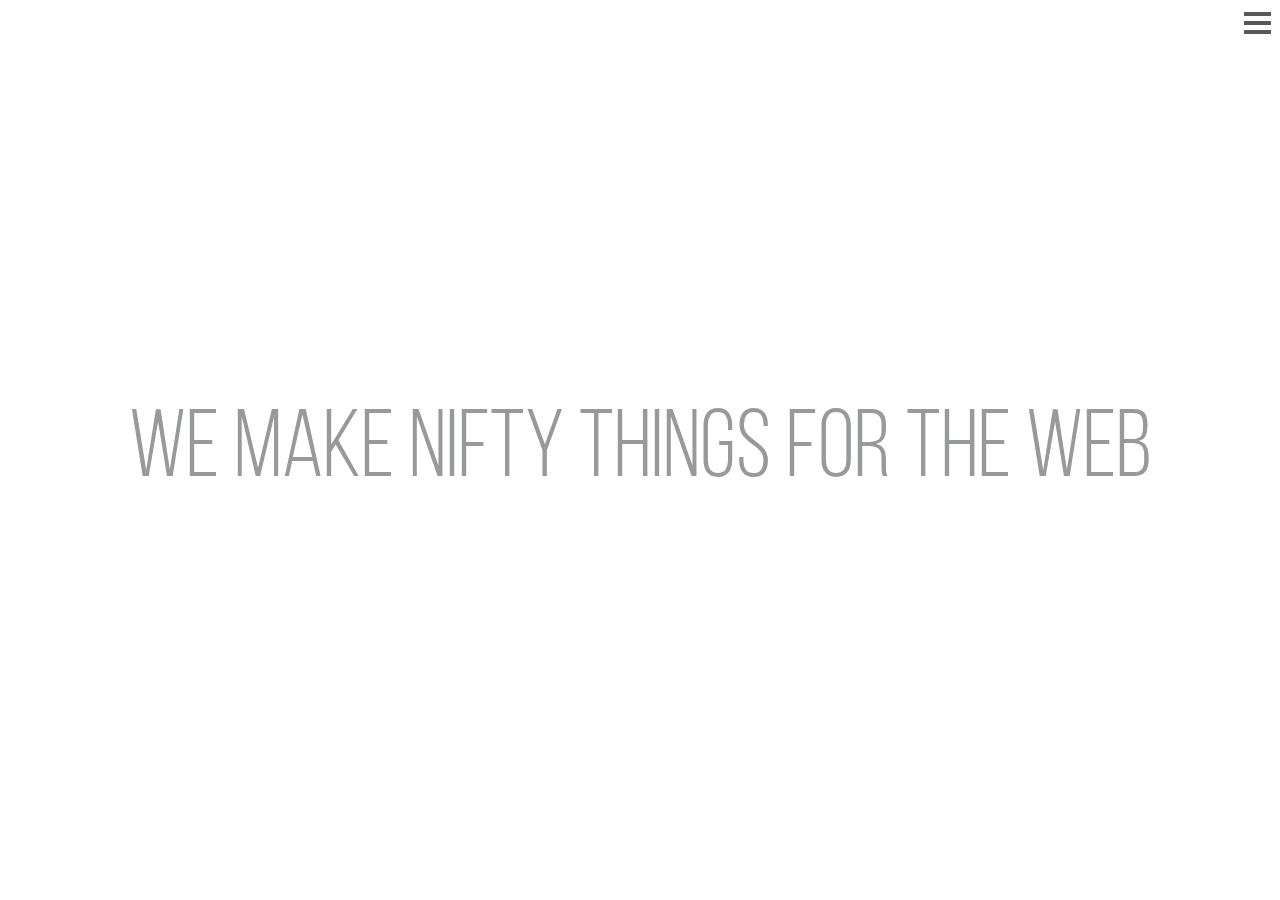
<file: index.html>
<!DOCTYPE html>
<!--[if lt IE 7]>      <html class="no-js lt-ie9 lt-ie8 lt-ie7"> <![endif]-->
<!--[if IE 7]>         <html class="no-js lt-ie9 lt-ie8"> <![endif]-->
<!--[if IE 8]>         <html class="no-js lt-ie9"> <![endif]-->
<!--[if gt IE 8]><!-->
<html class="no-js">
<!--<![endif]-->

<head>
  <meta charset="utf-8">
  <meta http-equiv="X-UA-Compatible" content="IE=edge">
  <title></title>
  <meta name="description" content="">
  <meta name="viewport" content="width=device-width, initial-scale=1, maximum-scale=1, user-scalable=0">
  <meta property="og:url" content="http://thenifty.co" />
  <meta property="og:title" content="The Nifty Co." />
  <meta property="og:type" content="website" />
  <meta property="og:image" content="http://thenifty.co/img/thniftycobanner.jpg"/>
  <meta property="og:description" content="The Nifty Co. is a web design and development company, solving business challenges with code, and making nifty things for the web." />
  <!-- Place favicon.ico and apple-touch-icon.png in the root directory -->
  <link rel="stylesheet" href="styles/css/main.css">
  <link href='http://fonts.googleapis.com/css?family=Fenix' rel='stylesheet' type='text/css'>
  <script src="js/vendor/modernizr-2.6.2.min.js"></script>
</head>

<body>
  <!--[if lt IE 7]>
    <p class="browsehappy">You are using an <strong>outdated</strong> browser. Please <a href="http://browsehappy.com/">upgrade your browser</a> to improve your experience.</p>
  <![endif]-->

  <!-- Nifty Website Main-Content -->
  <!-- Menu Icon -->
  <div class="menu-icon open-menu">
    <div class="menu-bar x-first"></div>
    <div class="menu-bar x-hide"></div>
    <div class="menu-bar x-last"></div>
  </div>
  <main class="main-content">
    <!-- HOMEPAGE SECTION -->
    <section class="page background">
      <div class='background-overlay'>
      </div>
      <img class="logo" src="/img/nifty-logo.svg">
      <div class="landing-actions">
        <button class="btn btn-green js-activate-work">View our work</button>
        <button class="btn btn-grey js-activate-contact">Get in touch</button>
      </div>
      <h1 class="headline js-activate-home">We make nifty things for the web</h1>
    </section>
    <!-- WORK SECTION -->
    <section class="page page-work">
      <div class="page-heading-container">
        <div class="page-heading-border"></div>
          <h1 class="page-heading">Our Work</h1>
        <div class="page-heading-border"></div>
      </div>
      <!-- WORK ITEM - Bluebird -->
      <div class="work-item work-bluebird">
        <img class="work-coe-logo" src="/img/bluebirdicon.svg">
        <h3 class="work-company">Bluebird</h3>
        <h1 class="work-title">Very Simple Payroll</h2>
        <h2 class="work-subtitle">A clear and straight forward way to managing and paying employees</h2>
        <button class="btn btn-grey js-open-overlay" data="overlay-bluebird">View case study</button>
      </div>
      <!-- WORK ITEM - COE -->
      <div class="work-item work-coe">
        <img class="work-coe-logo" src="/img/coe-logo.png">
        <h3 class="work-company">Chamber Orchastra of Edmonton</h3>
        <h1 class="work-title">Dedicated to the music</h2>
        <h2 class="work-subtitle">A beautiful and simply informative home for the orchestra</h2>
        <button class="btn btn-grey js-open-overlay" data="overlay-coe">View case study</button>
      </div>
      <!-- WORK ITEM - Wetpaint -->
      <div class="work-item work-wetpaint">
        <img class="work-wetpaint-logo" src="/img/wetpaintlogo.svg">
        <h3 class="work-company">FunctionX Inc.</h3>
        <h1 class="work-title">Refocus on video</h2>
        <h2 class="work-subtitle">A fresh look for wetpaint's new online tv platform</h2>
        <button class="btn btn-grey js-open-overlay" data="overlay-wetpaint">View case study</button>
      </div>
      <!-- WORK ITEM - Sqwrl App -->
      <div class="work-item work-sqwrl-app">
        <img class="work-sqwrl-acorn" src="/img/acorn-white.svg">
        <h3 class="work-company">Sqwrl Collective Inc.</h3>
        <h1 class="work-title">The Future of Collecting</h2>
        <h2 class="work-subtitle">The Sqwrl collecting app, a responsive modern web app</h2>
        <button class="btn btn-grey js-open-overlay" data="overlay-sqwrlapp">View case study</button>
      </div>
      <!-- WORK ITEM - Sqwrl Pitch Deck -->
      <div class="work-item work-sqwrl-pitch">
        <img class="work-sqwrl-logo" src="/img/sqwrl-logo.svg">
        <h3 class="work-company">Sqwrl Collective Inc.</h3>
        <h1 class="work-title">Connected Through Collectibles</h2>
        <h2 class="work-subtitle">The Sqwrl pitchdeck, an animated telling of the Sqwrl story</h2>
        <button class="btn btn-grey js-open-overlay" data="overlay-sqwrlpitchdeck">View case study</button>
      </div>
      <!-- WORK ITEM - Maskapic App -->
      <div class="work-item work-mask-app">
        <img class="work-sqwrl-logo" src="/img/maskapic-badge.svg">
        <h3 class="work-company">Maskapic</h3>
        <h1 class="work-title">An Android Photo App Website</h2>
        <h2 class="work-subtitle">Making it quick and easy to remove your photo’s background</h2>
        <button class="btn btn-grey js-open-overlay" data="overlay-maskapic">View case study</button>
      </div>
      <!-- WORK ITEM - Madame Moje -->
      <div class="work-item work-moje">
        <img src="/img/madamemoje-logo.svg">
        <h3 class="work-company">Madame Moje Inc.</h3>
        <h1 class="work-title">Bringing Parisian Fashion to Canada</h2>
        <h2 class="work-subtitle">Contemporary clean e-commerce for a new brand</h2>
        <button class="btn btn-grey js-open-overlay" data="overlay-madamemoje">View case study</button>
      </div>
      <!-- WORK ITEM - West Coast Rainwater  -->
      <div class="work-item work-rainwater">
        <img src="/img/westcoast-rainwater.svg">
        <h3 class="work-company">West Coast Rainwater</h3>
        <h1 class="work-title">A drop in your bucket</h2>
        <h2 class="work-subtitle">Working with Mother Nature to bring you water</h2>
        <button class="btn btn-grey js-open-overlay" data="overlay-rainwater">View case study</button>
      </div>
      <!-- WORK ITEM - Phil's Seafood -->
      <div class="work-item work-phils">
        <img class="work-sqwrl-logo" src="/img/phils-logo.png">
        <h3 class="work-company">Phil's Seafood Ltd.</h3>
        <h1 class="work-title">A taste of Nova Scotia</h2>
        <h2 class="work-subtitle">Crafting a home for your local eatery</h2>
        <button class="btn btn-grey js-open-overlay" data="overlay-phils">View case study</button>
      </div>
      <!-- FOOTER -->
      <div class="footer">
        <img class="footer-wordmark" src="/img/nifty-wordmark-white.svg">
        <div class="social-icons">
          <a href="https://twitter.com/theniftyco">
            <img src="/img/twitter-icon.svg">
          </a>
          <a href="https://www.linkedin.com/company/the-nifty-co">
            <img src="/img/linkedin-icon.svg">
          </a>
          <a href="https://www.facebook.com/theniftyco">
            <img src="/img/facebook-icon.svg">
          </a>
        </div>
        <a class="footer-email" href="mailto:hello@thenifty.co">hello@thenifty.co</a>
      </div>
    </section>

  </main>

  <!-- ABOUT -->
  <section class="page page-about">
    <button class="overlay-close js-close-about">
      <img src="/img/arrow-right.svg">
      <p>Back</p>
    </button>
    <div class="page-heading-border"></div>
    <h1 class="page-heading">About Nifty</h1>
    <div class="page-heading-border"></div>
    <div class="about-profile"></div>
    <p class="about-copy">
      The Nifty Co. is a Halifax, Canada based web design and development studio founded by
      <a href="http://ca.linkedin.com/in/joshperrin/" target="_blank">Josh Perrin</a>.
      We make clean, concise, and beautiful experiences for the web. We specialize in
      <a href="http://en.wikipedia.org/wiki/Responsive_web_design" target="_blank">responsive design</a>,
      <a href="http://squarespace.com/seven" target="_blank">squarespace</a>, and
      <a href="https://www.meteor.com/" target="_blank">meteorjs</a>.
    </p>
    <p class="about-copy">
      You can
      <span class="js-activate-work">view our work</span>, or
      <span class="js-activate-contact">contact us</span>.
    </p>
  </section>
  <!-- CONTACT -->
  <section class="page page-contact">
    <button class="overlay-close js-close-contact">
      <img src="/img/arrow-left.svg">
      <p>Back</p>
    </button>
    <div class="page-heading-border"></div>
    <h1 class="page-heading">Get in touch</h1>
    <div class="page-heading-border"></div>
    <h2 class="page-subheading">We can't wait to hear about your project...</h2>
    <a class="contact-link" href="mailto:joshperrin@gmail.com">joshperrin@gmail.com</a>
  </section>
  <!-- MAIN MENU -->
  <nav class="main-menu">
    <ul>
      <li class="js-activate-home">Home</li>
      <li class="js-activate-work">Our Work</li>
      <li class="js-activate-about">About Nifty</li>
      <li class="js-activate-contact">Get in touch</li>
    </ul>
  </nav>

  <!--
  Bluebird
  ------------------------------------>
  <section class="overlay overlay-bluebird">
    <div class="overlay-background sqwrlapp-background"></div>
    <button class="overlay-close mobile-bar-btn js-close-overlay">
      <img src="/img/arrow-left.svg">
      <p>Back</p>
    </button>
    <h1>Very Simple Payroll</h2>
    <h2>A clear and straight forward way to managing and paying employees</h2>
    <img class="feature-image" src="/img/iPadBluebird.png">
    <p class="feature-paragraph">
      The Nifty co. has partnered with a local accountant entrepreneur to build a simple accounting web application from the ground up. A payroll application for paying employees, built for entrepreneurs and business owners, not for accountants.
    </p>
    <a href="http://app.bluebirdpayroll.ca" target="_blank" class="btn btn-green btn-large">View The Bluebird Site</a>
    <div class="title">
      <div class="title-border"></div>
      <img class="title-image title-image-sm" src="/img/home.svg">
    </div>
    <h3>Your Payroll in one place</h3>
    <h4>A clear and concise dashboard, which commuincates to the business owner the progress and state of their payroll. Making it simple and easy to complete their current payperiod documention.</h4>
    <img class="responsive-example" src="/img/bluebird-dashboard.png">
    <div class="title">
      <div class="title-border"></div>
      <img class="title-image title-image-med" src="/img/profile-photo.svg">
    </div>
    <h3>Employees at a glance</h3>
    <h4>An intuitive interface was crafted to see all employees at a glance, while having the ability to dive into each employee, and see all payroll related to each.</h4>
    <img class="responsive-example" src="/img/bluebird-employees.png">
    <div class="title">
      <div class="title-border"></div>
      <img class="title-image title-image-med" src="/img/chart.svg">
    </div>
    <h3>Straight Forward Reporting</h3>
    <h4>Flexible yet staright forward reports allow the business owner to see their payroll data in detail, for every metric, and able to print out for reference.</h4>
    <img class="responsive-example" src="/img/bluebird-reports.png">
    <!-- Content Footer -->
    <div class="footer">
      <img class="footer-wordmark" src="/img/nifty-wordmark-white.svg">
      <div class="social-icons">
        <a href="https://twitter.com/theniftyco">
          <img src="/img/twitter-icon.svg">
        </a>
        <a href="https://www.linkedin.com/company/the-nifty-co">
          <img src="/img/linkedin-icon.svg">
        </a>
        <a href="https://www.facebook.com/theniftyco">
          <img src="/img/facebook-icon.svg">
        </a>
      </div>
    </div>
  </section>

  <!--
  Chamber Orchastra of Edmonton
  ------------------------------------>
  <section class="overlay overlay-coe">
    <div class="overlay-background sunset-background"></div>
    <button class="overlay-close js-close-overlay">
      <img src="/img/arrow-left.svg">
      <p>Back</p>
    </button>
    <h1>Dedicated to the music</h2>
    <h2>A beautiful and simply informative home for the orchestra</h2>
    <img class="feature-image" src="/img/iPadCOE.png">
    <p class="feature-paragraph">
      The Nifty Co. was tasked by the Chamber Orchestra of Edmonton to create a simple and beautiful website to communicate their mission and music to their community.
    </p>
    <a href="http://chamberorchestraofedmonton.ca" target="_blank" class="btn btn-green btn-large">View The Orchestra Site</a>
    <div class="title">
      <div class="title-border"></div>
      <img class="title-image title-image-med" src="/img/profile-photo.svg">
    </div>
    <h3>Made by Musicians</h3>
    <h4>A simple beautiful spotlight on the musicians and their muscial backgrounds</h4>
    <img class="responsive-example" src="/img/coe-musicians.png">
    <div class="title">
      <div class="title-border"></div>
      <img class="title-image title-image-med" src="/img/squarespace-logo.svg">
    </div>
    <h3>Built with Squarespace</h3>
    <h4>Built using Squarespace providng a powerful e-commerce expereince and flexible CMS for the Chamber Orchestra of Edmonton to continue to edit and manage their website themselves.</h4>
    <img class="responsive-example" src="/img/squarespace-interface.jpg">
    <!-- Content Footer -->
    <div class="footer">
      <img class="footer-wordmark" src="/img/nifty-wordmark-white.svg">
      <div class="social-icons">
        <a href="https://twitter.com/theniftyco">
          <img src="/img/twitter-icon.svg">
        </a>
        <a href="https://www.linkedin.com/company/the-nifty-co">
          <img src="/img/linkedin-icon.svg">
        </a>
        <a href="https://www.facebook.com/theniftyco">
          <img src="/img/facebook-icon.svg">
        </a>
      </div>
    </div>
  </section>

  <!---
  Wetpaint.tv - Main Content
  -------------------------------->
  <section class="overlay overlay-wetpaint">
    <div class="overlay-background sunset-background"></div>
    <button class="overlay-close js-close-overlay">
      <img src="/img/arrow-left.svg">
      <p>Back</p>
    </button>
    <h1>Refocus on video</h2>
    <h2>A fresh look for wetpaint's new online tv platform</h2>
    <img class="feature-image-sm" src="/img/iPadWetpaint.png">
    <p class="feature-paragraph space-below">
      The Nifty Co. was hired by Function(x) Inc. to partner with it's millennial entertainment brand, Wetpaint. To create a new home for it's online web series platform Wetpaint.tv. With a focus on discoverability and engagment, The Nifty co. created a clean, content focused video platform.
    </p>
    <div class="title">
      <div class="title-border"></div>
      <img class="title-image title-image-sm" src="/img/magnifying-glass-lg.svg">
    </div>
    <h3>Visual Search</h3>
    <h4>
      With discoverability as one of the prime goals of the Wetpaint.tv platform the design of an intuitive and visual search experience was crafted. Making it simple and easy for the user to find what they are looking for, similar topics, or trending items in a glance.
    </h4>
    <img class="responsive-example" src="/img/wetpaint.tv-search.png">
    <div class="title">
      <div class="title-border"></div>
      <img class="title-image title-image-med" src="/img/television.svg">
    </div>
    <h3>Binge Worthy</h3>
    <h4>
      An easy-to-browse home for Wetpaint.tv's orginal webseries.
    </h4>
    <img class="responsive-example" src="/img/wetpaint.tv-shows.png">
    <div class="title">
      <div class="title-border"></div>
      <img class="title-image title-image-med" src="/img/live.svg">
    </div>
    <h3>An eye on live</h3>
    <h4>
      With engagement a paramount goal for the Wetpaint.tv platform, live broadcasting was honed in on as the flagship feature. With a live now banner, and a focus on audience commenting.
    </h4>
    <img class="beautiful-profile" src="/img/wetpaint.tv-live.png">
    <div class="footer">
      <img class="footer-wordmark" src="/img/nifty-wordmark-white.svg">
      <div class="social-icons">
        <a href="https://twitter.com/theniftyco">
          <img src="/img/twitter-icon.svg">
        </a>
        <a href="https://www.linkedin.com/company/the-nifty-co">
          <img src="/img/linkedin-icon.svg">
        </a>
        <a href="https://www.facebook.com/theniftyco">
          <img src="/img/facebook-icon.svg">
        </a>
      </div>
    </div>
  </section>


  <!---
  Sqwrl App - Main Content
  -------------------------------->
  <section class="overlay overlay-sqwrlapp">
    <div class="overlay-background sqwrlapp-background"></div>
    <button class="overlay-close js-close-overlay">
      <img src="/img/arrow-left.svg">
      <p>Back</p>
    </button>
    <h1>The Future of Collecting</h2>
    <h2>The Sqwrl collecting app, a responsive modern web app</h2>
    <img class="feature-image" src="/img/iPadSqwrl.png">
    <p class="feature-paragraph">
      As VP of Product at Sqwrl Collective Inc, Nifty founder Josh Perrin was responsible for designing and crafting an interface for the future of collecting. The design focus was to create a UI which falls into the background while highlighting the collector's collections. Continue below to see how this was accomplished...
    </p>
    <a href="http://www.sqwrl.com/stream" target="_blank" class="btn btn-green btn-large">View The Sqwrl App</a>
    <div class="title">
      <div class="title-border"></div>
        <img class="title-image" src="/img/all-screens.svg">
    </div>
    <h3>An all-screens approach</h3>
    <h4>
      Designed from the ground up with a responsive approach, the application was crafted to work seamless on all screen sizes. From mobile phones to large screen monitors, the application adapts allowing collectors to acesss their collection when and where they want.
    </h4>
    <img class="responsive-example" src="/img/responsive.jpg">
    <div class="title">
      <div class="title-border"></div>
      <img class="title-image title-image-med" src="/img/car-collectible.svg">
    </div>
    <h3>An adaptable collectible view</h3>
    <h4>
      Starting from the core of Sqwrl, collectibles, the collectible view was designed to allow the collector to see their collectibles how they want.
    </h4>
    <img class="adaptable-view" src="/img/adaptable-view.jpg">
    <div class="title">
      <div class="title-border"></div>
      <img class="title-image title-image-med" src="/img/profile-photo.svg">
    </div>
    <h3>A Simply Beautiful Collector Identity</h3>
    <h4>
      The center piece for the collector's online identity, allowing them to craft an online home for themselves and their collectibles.
    </h4>
    <img class="beautiful-profile" src="/img/beautiful-profile.jpg">
    <div class="footer">
      <img class="footer-wordmark" src="/img/nifty-wordmark-white.svg">
      <div class="social-icons">
        <a href="https://twitter.com/theniftyco">
          <img src="/img/twitter-icon.svg">
        </a>
        <a href="https://www.linkedin.com/company/the-nifty-co">
          <img src="/img/linkedin-icon.svg">
        </a>
        <a href="https://www.facebook.com/theniftyco">
          <img src="/img/facebook-icon.svg">
        </a>
      </div>
    </div>
  </section>

  <!--
  Sqwrl Pitchdeck
  ------------------------------>
  <section class="overlay overlay-sqwrlpitchdeck">
    <div class="overlay-background sqwrlapp-background"></div>
    <button class="overlay-close js-close-overlay">
      <img src="/img/arrow-left.svg">
      <p>Back</p>
    </button>
    <h1>Connected through Collecting</h1>
    <h2>The Sqwrl pitchdeck, an animated telling of the Sqwrl story</h2>
    <img class="feature-image" src="/img/iPadPitchdeck.png">
    <p class="feature-paragraph">
      As VP of Product at Sqwrl Collective Inc, Nifty founder Josh Perrin was responsible for crafting a unique, interesting, and informative telling of the Sqwrl story for investors. Continue below to see how this was accomplished...
    </p>
    <a href="http://invest.sqwrl.com" target="_blank" class="btn btn-green btn-large">View The Sqwrl Pitchdeck</a>
    <div class="title">
      <div class="title-border"></div>
      <img class="title-image" src="/img/animated.svg">
    </div>
    <h3>Animated Storytelling</h3>
    <h4>Creating a clean moving design to keep the reader interested and educated.</h4>
    <img class="responsive-example" src="/img/collecting-challenges.jpg">
    <div class="title">
      <div class="title-border"></div>
      <img class="title-image title-image-med" src="/img/interactive-data.svg">
    </div>
    <h3>Interactive Data</h3>
    <h4>An interactive design to display the data, numbers, and statistics.</h4>
    <img class="responsive-example" src="/img/interactive-data.jpg">
    <div class="title">
      <div class="title-border"></div>
      <img class="title-image title-image-med" src="/img/soundtrack.svg">
    </div>
    <h3>All to a soundtrack</h3>
    <h4>Every great story deserves a soundtrack</h4>
    <img class="responsive-example" src="/img/soundtrack-screen.jpg">
    <!-- Page Footer -->
    <div class="footer">
      <img class="footer-wordmark" src="/img/nifty-wordmark-white.svg">
      <div class="social-icons">
        <a href="https://twitter.com/theniftyco">
          <img src="/img/twitter-icon.svg">
        </a>
        <a href="https://www.linkedin.com/company/the-nifty-co">
          <img src="/img/linkedin-icon.svg">
        </a>
        <a href="https://www.facebook.com/theniftyco">
          <img src="/img/facebook-icon.svg">
        </a>
      </div>
    </div>
  </section>

  <!--
  Maskapic
  -------------------------------->
  <section class="overlay overlay-maskapic">
    <div class="overlay-background sqwrlapp-background"></div>
    <button class="overlay-close js-close-overlay">
      <img src="/img/arrow-left.svg">
      <p>Back</p>
    </button>
    <h1>A Simple Android Photo App</h2>
    <h2>Making it quick and easy to remove your photo’s background</h2>
    <img class="feature-image" src="/img/iPadMaskapic.png">
    <p class="feature-paragraph">
      As VP of Product at Sqwrl Collective Inc, Nifty founder Josh Perrin was responsible for designing and developing a simple yet informative marketing website for the Maskapic Android app. Telling the story clearly and quickly while driving the user to the app store. Continue below to see how this was accomplished...
    </p>
    <a href="maskapic.com/index.html" target="_blank" class="btn btn-green btn-large">View The Maskapic Website</a>
    <div class="title">
      <div class="title-border"></div>
      <img class="title-image" src="/img/1-2-3.svg">
    </div>
    <h3>Demo the App</h3>
    <h4>A Demo of the app in three easy steps</h4>
    <img class="responsive-example" src="/img/three-easy-steps.jpg">
    <div class="title">
      <div class="title-border"></div>
      <img class="title-image title-image-med" src="/img/video.svg">
    </div>
    <h3>Show off through video</h3>
    <h4>A focused video to quickly educate the user</h4>
    <img class="responsive-example" src="/img/showoff-video.jpg">
    <div class="title">
      <div class="title-border"></div>
      <img class="title-image title-image-med" src="/img/all-screens.svg">
    </div>
    <h3>Completely Responsive</h3>
    <h4>Telling the story of the app on all devices</h4>
    <img class="responsive-example" src="/img/responsive-maskapic.jpg">
    <div class="footer">
      <img class="footer-wordmark" src="/img/nifty-wordmark-white.svg">
      <div class="social-icons">
        <a href="https://twitter.com/theniftyco">
          <img src="/img/twitter-icon.svg">
        </a>
        <a href="https://www.linkedin.com/company/the-nifty-co">
          <img src="/img/linkedin-icon.svg">
        </a>
        <a href="https://www.facebook.com/theniftyco">
          <img src="/img/facebook-icon.svg">
        </a>
      </div>
    </div>
  </section>

  <!--
  Madame Moje
  ------------------------------------>
  <section class="overlay overlay-madamemoje">
    <div class="overlay-background sqwrlapp-background"></div>
    <button class="overlay-close js-close-overlay">
      <img src="/img/arrow-left.svg">
      <p>Back</p>
    </button>
    <h1>Bringing Parisian Fashion to Canada</h2>
    <h2>Contemporary clean e-commerce for a new brand</h2>
    <img class="feature-image" src="/img/iPadMadameMoje.png">
    <p class="feature-paragraph">
      The Nifty Co. worked with <a href="http://wagdesign.ca/" target"_blank">wag design</a> to craft an elegant and clean e-commerce website for upcoming Canadian fashion brand Madame Moje. Creating a beautiful design which showcases the fashion designs while providing a flexible CMS for easy future modifications. Continue below to see how this was accomplished...
    </p>
    <a href="http://madamemoje.com" target="_blank" class="btn btn-green btn-large">View The Madame Moje Site</a>
    <div class="title">
      <div class="title-border"></div>
      <img class="title-image" src="/img/shopping-bag.svg">
    </div>
    <h3>A beautifully-simple shopping experience</h3>
    <h4>A minimal product catalog allowing the clothing to speak for itself.</h4>
    <img class="responsive-example" src="/img/beautifully-simple-products.jpg">
    <div class="title">
      <div class="title-border"></div>
      <img class="title-image title-image-med" src="/img/image.svg">
    </div>
    <h3>Simple header image paralax</h3>
    <h4>A simple full-width paralaxing effect was used to showcase the beautiful product photography of madame moje.</h4>
    <img class="responsive-example" src="/img/paralax-homepage.jpg">
    <div class="title">
      <div class="title-border"></div>
      <img class="title-image title-image-med" src="/img/squarespace-logo.svg">
    </div>
    <h3>Built with Squarespace</h3>
    <h4>Built using Squarespace providng a powerful e-commerce expereince and flexible CMS for the owners of Madame Moje to continue to edit and manage their website themselves.</h4>
    <img class="responsive-example" src="/img/squarespace-interface.jpg">
    <!-- Content Footer -->
    <div class="footer">
      <img class="footer-wordmark" src="/img/nifty-wordmark-white.svg">
      <div class="social-icons">
        <a href="https://twitter.com/theniftyco">
          <img src="/img/twitter-icon.svg">
        </a>
        <a href="https://www.linkedin.com/company/the-nifty-co">
          <img src="/img/linkedin-icon.svg">
        </a>
        <a href="https://www.facebook.com/theniftyco">
          <img src="/img/facebook-icon.svg">
        </a>
      </div>
    </div>
  </section>


  <!--
  WestCoast Rainwater
  -------------------------------------->
  <section class="overlay overlay-rainwater">
    <div class="overlay-background sqwrlapp-background"></div>
    <button class="overlay-close js-close-overlay">
      <img src="/img/arrow-left.svg">
      <p>Back</p>
    </button>
    <h1>A drop in your bucket</h2>
    <h2>Working with Mother Nature to bring you water</h2>
    <img class="feature-image" src="/img/iPadWestCoastRain.png">
    <p class="feature-paragraph">
      The Nifty Co. and WestCoast Rainwater teamed up to create a simple yet beautiful website to attract new customers and inform them of WestCoast Rainwater's collection and harvesting services. Continue below to see how this was accomplished...
    </p>
    <a href="http://www.westcoastrain.ca/" target="_blank" class="btn btn-green btn-large">View The WestCoast Rainwater Website</a>
    <div class="title">
      <div class="title-border"></div>
      <img class="title-image" src="/img/brush.svg">
    </div>
    <h3>A Fresh Clean Brand Identity</h3>
    <h4>
      Nifty worked with WestCoast Rainwater to create a logo and brand identity highigling the clean fresh nature of rainwater harveting.
    </h4>
    <img class="rainwater-logo" src="/img/westcoast-rainwater.svg">
    <div class="title">
      <div class="title-border"></div>
      <img class="title-image title-image-med" src="/img/image.svg">
    </div>
    <h3>Highlighting Nature's Beauty</h3>
    <h4>The web design of WestCoast Rain was focused on using large beautiful photos of nature.</h4>
    <img class="responsive-example" src="/img/highlight-nature.jpg">
    <div class="title">
      <div class="title-border"></div>
      <img class="title-image title-image-med" src="/img/squarespace-logo.svg">
    </div>
    <h3>Built with Squarespace</h3>
    <h4>Built using Squarespace providng a powerful e-commerce expereince and flexible CMS for the owners of WestCoast Rainwater to continue to edit and manage their website themselves.</h4>
    <img class="responsive-example" src="/img/squarespace-interface.jpg">
    <div class="footer">
      <img class="footer-wordmark" src="/img/nifty-wordmark-white.svg">
      <div class="social-icons">
        <a href="https://twitter.com/theniftyco">
          <img src="/img/twitter-icon.svg">
        </a>
        <a href="https://www.linkedin.com/company/the-nifty-co">
          <img src="/img/linkedin-icon.svg">
        </a>
        <a href="https://www.facebook.com/theniftyco">
          <img src="/img/facebook-icon.svg">
        </a>
      </div>
    </div>
  </section>


  <!--
  Phil's Seafood
  ------------------------------------->
  <section class="overlay overlay-phils">
    <div class="overlay-background sqwrlapp-background"></div>
    <button class="overlay-close js-close-overlay">
      <img src="/img/arrow-left.svg">
      <p>Back</p>
    </button>
    <h1>A taste of Nova Scotia</h2>
    <h2>Crafting a home for your local eatery</h2>
    <img class="feature-image" src="/img/iPadPhils.png">
    <p class="feature-paragraph">
      Nifty founder Josh Perrin created a website for his parents family owned restaurant, Phil's Seafood. After years of using restaurant websites with terrible design and PDF menus, the goal was simple, providing the information you need at your finger tips. Continue below to see how this was accomplished...
    </p>
    <a href="http://www.philsseafood.ca" target="_blank" class="btn btn-green btn-large">View The Phil's Seafood Website</a>
    <div class="title">
      <div class="title-border"></div>
      <img class="title-image" src="/img/all-screens.svg">
    </div>
    <h3>A Focus on What's Important</h3>
    <h4>The informaiton that you want from a restaurant (hours, location, and phone number) were placed front and center so you don't need to search for them.</h4>
    <img class="responsive-example" src="/img/focused-info.jpg">
    <div class="title">
      <div class="title-border"></div>
      <img class="title-image title-image-med" src="/img/car-collectible.svg">
    </div>
    <h3>A Web Native Menu</h3>
    <h4>No PDF Menu here</h4>
    <img class="responsive-example" src="/img/phils-menu.jpg">
    <div class="title">
      <div class="title-border"></div>
      <img class="title-image title-image-med" src="/img/squarespace-logo.svg">
    </div>
    <h3>Built with Squarespace</h3>
    <h4>Built using Squarespace providng a powerful e-commerce expereince and flexible CMS for Phil to continue to edit and manage the website himself.</h4>
    <img class="responsive-example" src="/img/squarespace-interface.jpg">
    <!-- Content Footer -->
    <div class="footer">
      <img class="footer-wordmark" src="/img/nifty-wordmark-white.svg">
      <div class="social-icons">
        <a href="https://twitter.com/theniftyco">
          <img src="/img/twitter-icon.svg">
        </a>
        <a href="https://www.linkedin.com/company/the-nifty-co">
          <img src="/img/linkedin-icon.svg">
        </a>
        <a href="https://www.facebook.com/theniftyco">
          <img src="/img/facebook-icon.svg">
        </a>
      </div>
      <a class="footer-email" href="mailto:hello@thenifty.co">hello@thenifty.co</a>
    </div>
  </section>

  <img class="nifty-wordmark" src="/img/nifty-wordmark.svg">

  <script src="//ajax.googleapis.com/ajax/libs/jquery/1.10.2/jquery.min.js"></script>
  <script>
  window.jQuery || document.write('<script src="js/vendor/jquery-1.10.2.min.js"><\/script>')
  </script>
  <script src="js/min/plugins-min.js"></script>
  <script src="js/min/main-min.js"></script>

  <!-- Google Analytics -->
  <script>
    (function(i,s,o,g,r,a,m){i['GoogleAnalyticsObject']=r;i[r]=i[r]||function(){
    (i[r].q=i[r].q||[]).push(arguments)},i[r].l=1*new Date();a=s.createElement(o),
    m=s.getElementsByTagName(o)[0];a.async=1;a.src=g;m.parentNode.insertBefore(a,m)
    })(window,document,'script','//www.google-analytics.com/analytics.js','ga');
    ga('create', 'UA-57100138-1', 'auto');
    ga('send', 'pageview');
  </script>
  </body>
</html>
</file>
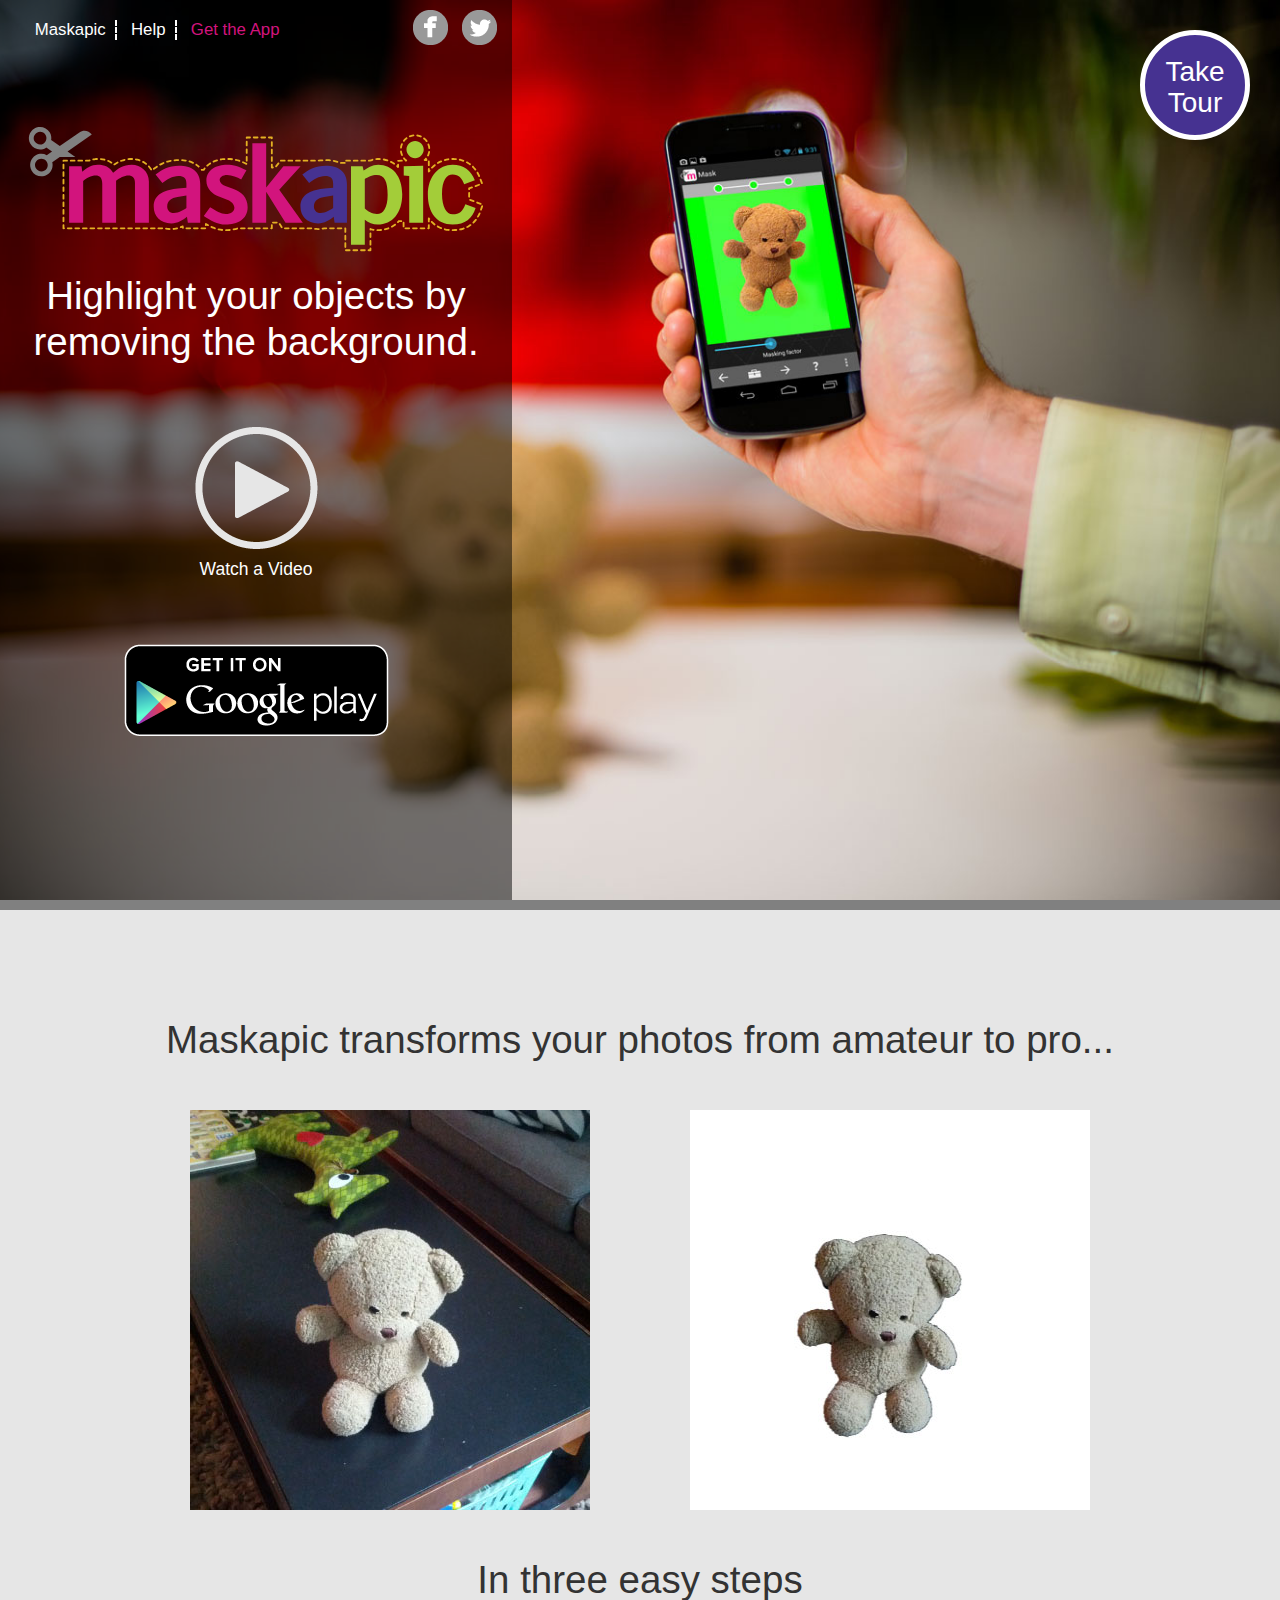
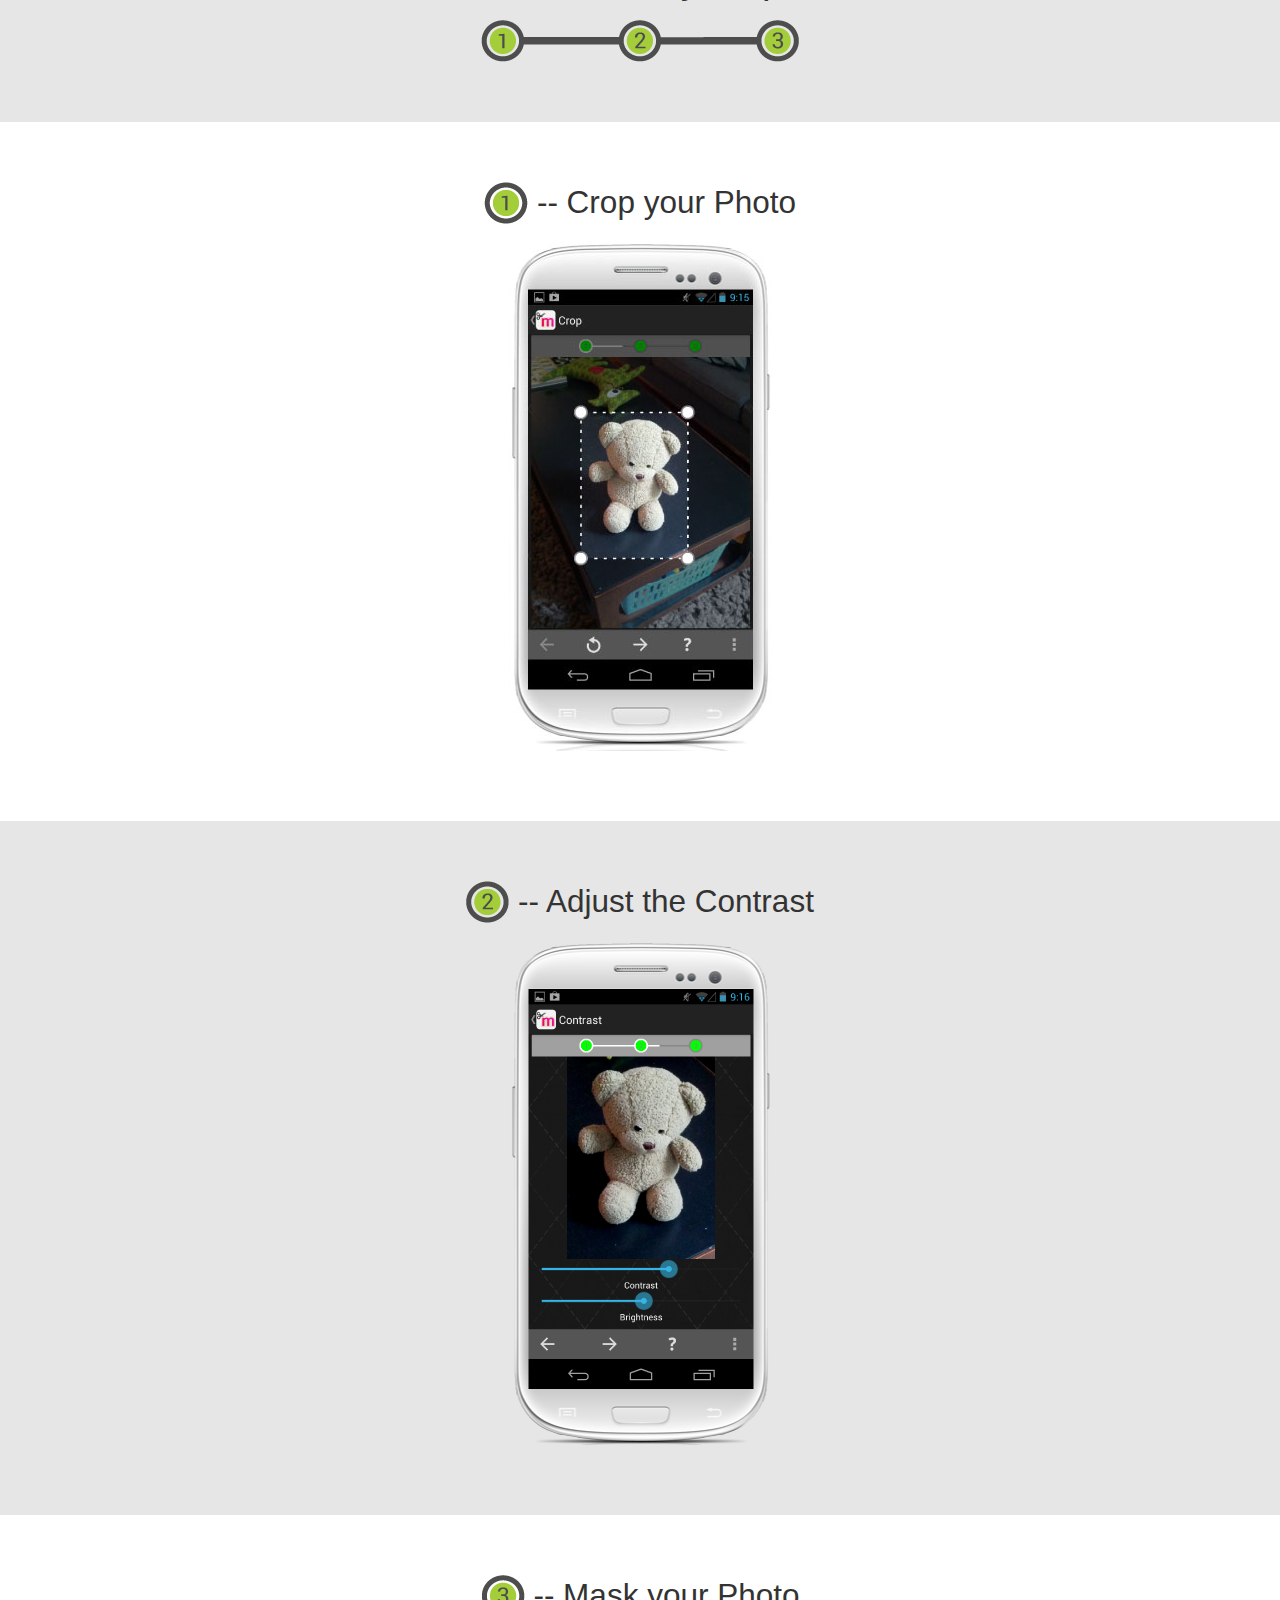
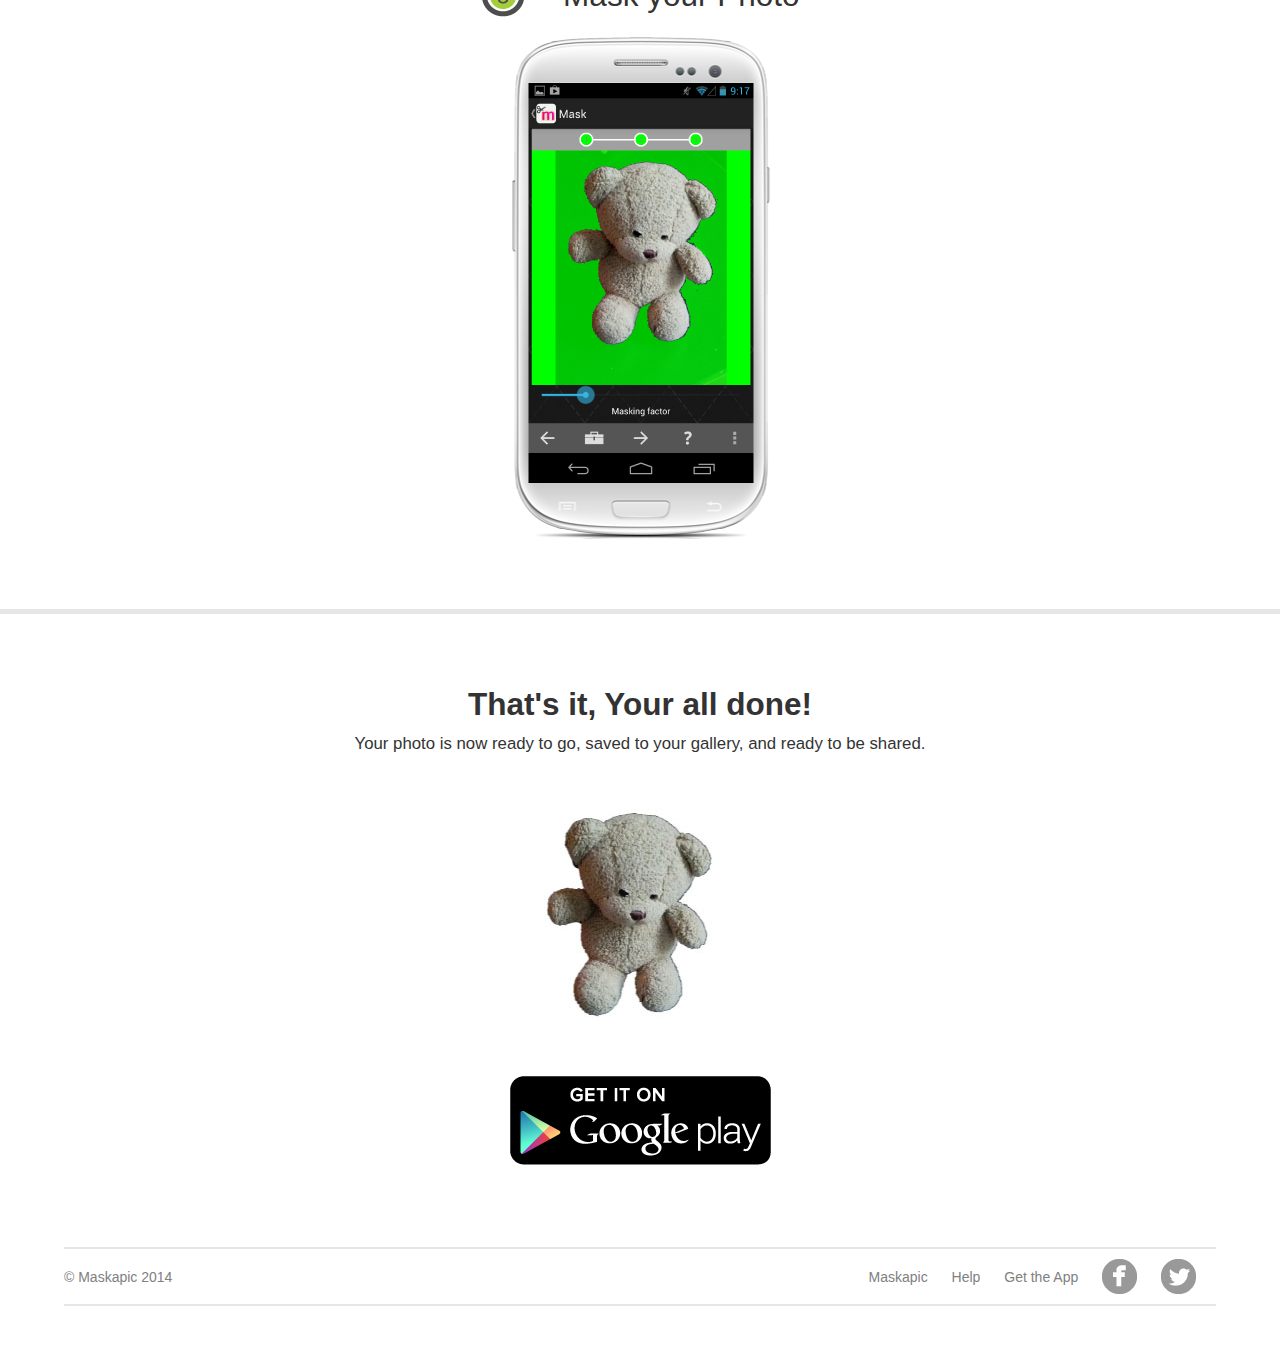
<file: maskapic.com/index.html>
<!DOCTYPE html>
<html>

<head>
    <meta charset='utf-8'>
    <meta content='IE=edge,chrome=1' http-equiv='X-UA-Compatible'>
    <meta content='width=device-width, initial-scale=1.0' name='viewport'>
    <title>Maskapic - The simple way to remove a background</title>
    <meta content='Spend less time capturing and isolating the important element of your image while removing the rest.' name='description'>
    <link href="favicon.ico" rel="shortcut icon" type="image/vnd.microsoft.icon" />
    <link href="assets/main.css" media="all" rel="stylesheet" type="text/css" />
    <script src="assets/main.js" type="text/javascript"></script>

    <script>
    $(document).ready(function() {
        Shadowbox.init();
    });
    </script>

</head>

<body class='registrations new'>
    <!--[if lt IE 7]>
<p class="chromeframe">You are using an outdated browser. <a href="http://browsehappy.com/">Upgrade your browser today</a> or <a href="http://www.google.com/chromeframe/?redirect=true">install Google Chrome Frame</a> to better experience this site.</p>
<![endif]-->
    <div class='page'>
        <div class='content'>
            <div class='nav'>
                <ul>
                    <li>
                        <a href='#'>Maskapic</a>
                    </li>
                    <li>
                        <a href='http://maskapic.desk.com'>Help</a>
                    </li>
                    <li class='last'>
                        <a class='bright' href='http://play.google.com/store/apps/details?id=com.sqwrl.maskapic' onClick="trackOutboundLink(this, 'Outbound Links', 'play.google.com'); return false;">Get the App</a>
                    </li>
                </ul>
            </div>
            <div class='social'>
                <a href='http://www.facebook.com/maskapic'>
                    <img src='images/facebook.png'>
                </a>
                <a href='http://www.twitter.com/maskapicapp'>
                    <img src='images/twitter.png'>
                </a>
            </div>
            <object alt='Maskapic Logo' class='logo' data='images/maskapiclogo.svg' type='image/svg+xml'>
                <!--[if lte IE 8]>  <![endif]-->
                <img src="images/maskapiclogo.png" alt="Maskapic Logo" class="logo">
                <!-- ![endif] -->
            </object>
            <h1>Highlight your objects by removing the background.</h1>
            <a href='http://player.vimeo.com/video/65850821?autoplay=1' rel='shadowbox;width=1280;height=720;'>
                <img class='play' src='images/play-video-icon.png'>
            </a>
            <h4>Watch a Video</h4>
            <a href='https://play.google.com/store/apps/details?id=com.sqwrl.maskapic' onClick="trackOutboundLink(this, 'Outbound Links', 'play.google.com'); return false;">
                <img alt='Google Play Store Logo' class='ongoogle' src='images/getitongoogle.png'>
            </a>
        </div>
        <a class='scrollPage' href='#tour' id='tourbutton'>
            <div class='tour'>
                <h1>Take Tour</h1>
            </div>
        </a>
    </div>
    <div class='thetour'>
        <div class='beforeandafter step'>
            <h1 id='tour'>Maskapic transforms your photos from amateur to pro...</h1>
            <div class='photos clearfix'>
                <div class='before'>
                    <img alt='Teddy Bear Before Masking Photo' src='images/before.jpg'>
                </div>
                <div class='after'>
                    <img alt='Teddy Bear After Masking Photo' src='images/after.jpg'>
                </div>
            </div>
            <h1 class='easy'>In three easy steps</h1>
            <img alt='1-2-3 Steps' src='images/1-2-3.png'>
        </div>
        <div class='crop step'>
            <img alt='Step 1 Icon' src='images/one.png'>
            <h2 class='step-header'>-- Crop your Photo</h2>
            <img alt='Maskapic Step One - Crop Screenshot' class='step-photo' src='images/crop.jpg'>
        </div>
        <div class='contrast step'>
            <img alt='Step 2 Icon' src='images/two.png'>
            <h2 class='step-header'>-- Adjust the Contrast</h2>
            <img alt='Maskapic Step Two - Contrast Screenshot' class='step-photo' src='images/contrast.png'>
        </div>
        <div class='mask step'>
            <img alt='Step 3 Icon' src='images/three.png'>
            <h2 class='step-header'>-- Mask your Photo</h2>
            <img alt='Maskapic Step Three - Mask Screenshot' class='step-photo' src='images/mask.png'>
        </div>
        <div class='alldone step'>
            <h2>That's it, Your all done!</h2>
            <p>Your photo is now ready to go, saved to your gallery, and ready to be shared.</p>
            <img alt='Teddy Bear After Masking Photo' src='images/after.jpg'>
            <a href='https://play.google.com/store/apps/details?id=com.sqwrl.maskapic' onClick="trackOutboundLink(this, 'Outbound Links', 'play.google.com'); return false;">
                <img alt='Google Play Store Logo' class='ongoogle' src='images/getitongoogle.png'>
            </a>
            <!-- <a class='scrollPage' href='#assistly-widget-1' id='topbutton'>
                <div class='top'>
                    <h1>Top</h1>
                </div>
            </a> -->
        </div>
        <footer>
            <div class='inner'>
                <span>
                    © Maskapic 2014
                </span>
                <ul>
                    <li>
                        <a href='/'>Maskapic</a>
                    </li>
                    <li>
                        <a href='http://maskapic.desk.com'>Help</a>
                    </li>
                    <li class='last'>
                        <a href='https://play.google.com/store/apps/details?id=com.sqwrl.maskapic' onClick="trackOutboundLink(this, 'Outbound Links', 'play.google.com'); return false;">Get the App</a>
                    </li>
                    <li>
                        <a href='http://www.facebook.com/maskapic'>
                            <img src='images/facebook.png'>
                        </a>
                    </li>
                    <li>
                        <a href='http://www.twitter.com/maskapicapp'>
                            <img src='images/twitter.png'>
                        </a>
                    </li>
                </ul>
            </div>
        </footer>
    </div>

</body>

</html>
</file>
<file: maskapic.com/assets/main.css>
article,aside,details,figcaption,figure,footer,header,hgroup,nav,section{display:block}audio,canvas,video{display:inline-block;*display:inline;*zoom:1}audio:not([controls]){display:none}html{font-size:100%;-webkit-text-size-adjust:100%;-ms-text-size-adjust:100%}a:focus{outline:thin dotted #333;outline:5px auto -webkit-focus-ring-color;outline-offset:-2px}a:hover,a:active{outline:0}sub,sup{position:relative;font-size:75%;line-height:0;vertical-align:baseline}sup{top:-0.5em}sub{bottom:-0.25em}img{max-width:100%;width:auto\9;height:auto;vertical-align:middle;border:0;-ms-interpolation-mode:bicubic}#map_canvas img,.google-maps img{max-width:none}button,input,select,textarea{margin:0;font-size:100%;vertical-align:middle}button,input{*overflow:visible;line-height:normal}button::-moz-focus-inner,input::-moz-focus-inner{padding:0;border:0}button,html input[type="button"],input[type="reset"],input[type="submit"]{-webkit-appearance:button;cursor:pointer}label,select,button,input[type="button"],input[type="reset"],input[type="submit"],input[type="radio"],input[type="checkbox"]{cursor:pointer}input[type="search"]{-webkit-box-sizing:content-box;-moz-box-sizing:content-box;box-sizing:content-box;-webkit-appearance:textfield}input[type="search"]::-webkit-search-decoration,input[type="search"]::-webkit-search-cancel-button{-webkit-appearance:none}textarea{overflow:auto;vertical-align:top}@media print{*{text-shadow:none !important;color:#000 !important;background:transparent !important;box-shadow:none !important}a,a:visited{text-decoration:underline}a[href]:after{content:" (" attr(href) ")"}abbr[title]:after{content:" (" attr(title) ")"}.ir a:after,a[href^="javascript:"]:after,a[href^="#"]:after{content:""}pre,blockquote{border:1px solid #999;page-break-inside:avoid}thead{display:table-header-group}tr,img{page-break-inside:avoid}img{max-width:100% !important}@page{margin:0.5cm}p,h2,h3{orphans:3;widows:3}h2,h3{page-break-after:avoid}}body{margin:0;font-family:"Helvetica Neue",Helvetica,Arial,sans-serif;font-size:14px;line-height:20px;color:#333;background-color:#fff}a{color:#08c;text-decoration:none}a:hover,a:focus{color:#005580;text-decoration:underline}.img-rounded{-webkit-border-radius:6px;-moz-border-radius:6px;border-radius:6px}.img-polaroid{padding:4px;background-color:#fff;border:1px solid #ccc;border:1px solid rgba(0,0,0,0.2);-webkit-box-shadow:0 1px 3px rgba(0,0,0,0.1);-moz-box-shadow:0 1px 3px rgba(0,0,0,0.1);box-shadow:0 1px 3px rgba(0,0,0,0.1)}.img-circle{-webkit-border-radius:500px;-moz-border-radius:500px;border-radius:500px}.row{margin-left:-20px;*zoom:1}.row:before,.row:after{display:table;content:"";line-height:0}.row:after{clear:both}[class*="span"]{float:left;min-height:1px;margin-left:20px}.container,.navbar-static-top .container,.navbar-fixed-top .container,.navbar-fixed-bottom .container{width:940px}.span12{width:940px}.span11{width:860px}.span10{width:780px}.span9{width:700px}.span8{width:620px}.span7{width:540px}.span6{width:460px}.span5{width:380px}.span4{width:300px}.span3{width:220px}.span2{width:140px}.span1{width:60px}.offset12{margin-left:980px}.offset11{margin-left:900px}.offset10{margin-left:820px}.offset9{margin-left:740px}.offset8{margin-left:660px}.offset7{margin-left:580px}.offset6{margin-left:500px}.offset5{margin-left:420px}.offset4{margin-left:340px}.offset3{margin-left:260px}.offset2{margin-left:180px}.offset1{margin-left:100px}.row-fluid{width:100%;*zoom:1}.row-fluid:before,.row-fluid:after{display:table;content:"";line-height:0}.row-fluid:after{clear:both}.row-fluid [class*="span"]{display:block;width:100%;min-height:30px;-webkit-box-sizing:border-box;-moz-box-sizing:border-box;box-sizing:border-box;float:left;margin-left:2.12766%;*margin-left:2.07447%}.row-fluid [class*="span"]:first-child{margin-left:0}.row-fluid .controls-row [class*="span"]+[class*="span"]{margin-left:2.12766%}.row-fluid .span12{width:100%;*width:99.94681%}.row-fluid .span11{width:91.48936%;*width:91.43617%}.row-fluid .span10{width:82.97872%;*width:82.92553%}.row-fluid .span9{width:74.46809%;*width:74.41489%}.row-fluid .span8{width:65.95745%;*width:65.90426%}.row-fluid .span7{width:57.44681%;*width:57.39362%}.row-fluid .span6{width:48.93617%;*width:48.88298%}.row-fluid .span5{width:40.42553%;*width:40.37234%}.row-fluid .span4{width:31.91489%;*width:31.8617%}.row-fluid .span3{width:23.40426%;*width:23.35106%}.row-fluid .span2{width:14.89362%;*width:14.84043%}.row-fluid .span1{width:6.38298%;*width:6.32979%}.row-fluid .offset12{margin-left:104.25532%;*margin-left:104.14894%}.row-fluid .offset12:first-child{margin-left:102.12766%;*margin-left:102.02128%}.row-fluid .offset11{margin-left:95.74468%;*margin-left:95.6383%}.row-fluid .offset11:first-child{margin-left:93.61702%;*margin-left:93.51064%}.row-fluid .offset10{margin-left:87.23404%;*margin-left:87.12766%}.row-fluid .offset10:first-child{margin-left:85.10638%;*margin-left:85.0%}.row-fluid .offset9{margin-left:78.7234%;*margin-left:78.61702%}.row-fluid .offset9:first-child{margin-left:76.59574%;*margin-left:76.48936%}.row-fluid .offset8{margin-left:70.21277%;*margin-left:70.10638%}.row-fluid .offset8:first-child{margin-left:68.08511%;*margin-left:67.97872%}.row-fluid .offset7{margin-left:61.70213%;*margin-left:61.59574%}.row-fluid .offset7:first-child{margin-left:59.57447%;*margin-left:59.46809%}.row-fluid .offset6{margin-left:53.19149%;*margin-left:53.08511%}.row-fluid .offset6:first-child{margin-left:51.06383%;*margin-left:50.95745%}.row-fluid .offset5{margin-left:44.68085%;*margin-left:44.57447%}.row-fluid .offset5:first-child{margin-left:42.55319%;*margin-left:42.44681%}.row-fluid .offset4{margin-left:36.17021%;*margin-left:36.06383%}.row-fluid .offset4:first-child{margin-left:34.04255%;*margin-left:33.93617%}.row-fluid .offset3{margin-left:27.65957%;*margin-left:27.55319%}.row-fluid .offset3:first-child{margin-left:25.53191%;*margin-left:25.42553%}.row-fluid .offset2{margin-left:19.14894%;*margin-left:19.04255%}.row-fluid .offset2:first-child{margin-left:17.02128%;*margin-left:16.91489%}.row-fluid .offset1{margin-left:10.6383%;*margin-left:10.53191%}.row-fluid .offset1:first-child{margin-left:8.51064%;*margin-left:8.40426%}[class*="span"].hide,.row-fluid [class*="span"].hide{display:none}[class*="span"].pull-right,.row-fluid [class*="span"].pull-right{float:right}.container{margin-right:auto;margin-left:auto;*zoom:1}.container:before,.container:after{display:table;content:"";line-height:0}.container:after{clear:both}.container-fluid{padding-right:20px;padding-left:20px;*zoom:1}.container-fluid:before,.container-fluid:after{display:table;content:"";line-height:0}.container-fluid:after{clear:both}p{margin:0 0 10px}.lead{margin-bottom:20px;font-size:21px;font-weight:200;line-height:30px}small{font-size:85%}strong{font-weight:bold}em{font-style:italic}cite{font-style:normal}.muted{color:#999}a.muted:hover,a.muted:focus{color:gray}.text-warning{color:#c09853}a.text-warning:hover,a.text-warning:focus{color:#a47e3c}.text-error{color:#b94a48}a.text-error:hover,a.text-error:focus{color:#953b39}.text-info{color:#3a87ad}a.text-info:hover,a.text-info:focus{color:#2d6987}.text-success{color:#468847}a.text-success:hover,a.text-success:focus{color:#356635}.text-left{text-align:left}.text-right{text-align:right}.text-center{text-align:center}h1,h2,h3,h4,h5,h6{margin:10px 0;font-family:inherit;font-weight:bold;line-height:20px;color:inherit;text-rendering:optimizelegibility}h1 small,h2 small,h3 small,h4 small,h5 small,h6 small{font-weight:normal;line-height:1;color:#999}h1,h2,h3{line-height:40px}h1{font-size:38.5px}h2{font-size:31.5px}h3{font-size:24.5px}h4{font-size:17.5px}h5{font-size:14px}h6{font-size:11.9px}h1 small{font-size:24.5px}h2 small{font-size:17.5px}h3 small{font-size:14px}h4 small{font-size:14px}.page-header{padding-bottom:9px;margin:20px 0 30px;border-bottom:1px solid #eee}ul,ol{padding:0;margin:0 0 10px 25px}ul ul,ul ol,ol ol,ol ul{margin-bottom:0}li{line-height:20px}ul.unstyled,ol.unstyled{margin-left:0;list-style:none}ul.inline,ol.inline{margin-left:0;list-style:none}ul.inline>li,ol.inline>li{display:inline-block;*display:inline;*zoom:1;padding-left:5px;padding-right:5px}dl{margin-bottom:20px}dt,dd{line-height:20px}dt{font-weight:bold}dd{margin-left:10px}.dl-horizontal{*zoom:1}.dl-horizontal:before,.dl-horizontal:after{display:table;content:"";line-height:0}.dl-horizontal:after{clear:both}.dl-horizontal dt{float:left;width:160px;clear:left;text-align:right;overflow:hidden;text-overflow:ellipsis;white-space:nowrap}.dl-horizontal dd{margin-left:180px}hr{margin:20px 0;border:0;border-top:1px solid #eee;border-bottom:1px solid #fff}abbr[title],abbr[data-original-title]{cursor:help;border-bottom:1px dotted #999}abbr.initialism{font-size:90%;text-transform:uppercase}blockquote{padding:0 0 0 15px;margin:0 0 20px;border-left:5px solid #eee}blockquote p{margin-bottom:0;font-size:17.5px;font-weight:300;line-height:1.25}blockquote small{display:block;line-height:20px;color:#999}blockquote small:before{content:'\2014 \00A0'}blockquote.pull-right{float:right;padding-right:15px;padding-left:0;border-right:5px solid #eee;border-left:0}blockquote.pull-right p,blockquote.pull-right small{text-align:right}blockquote.pull-right small:before{content:''}blockquote.pull-right small:after{content:'\00A0 \2014'}q:before,q:after,blockquote:before,blockquote:after{content:""}address{display:block;margin-bottom:20px;font-style:normal;line-height:20px}code,pre{padding:0 3px 2px;font-family:Monaco,Menlo,Consolas,"Courier New",monospace;font-size:12px;color:#333;-webkit-border-radius:3px;-moz-border-radius:3px;border-radius:3px}code{padding:2px 4px;color:#d14;background-color:#f7f7f9;border:1px solid #e1e1e8;white-space:nowrap}pre{display:block;padding:9.5px;margin:0 0 10px;font-size:13px;line-height:20px;word-break:break-all;word-wrap:break-word;white-space:pre;white-space:pre-wrap;background-color:#f5f5f5;border:1px solid #ccc;border:1px solid rgba(0,0,0,0.15);-webkit-border-radius:4px;-moz-border-radius:4px;border-radius:4px}pre.prettyprint{margin-bottom:20px}pre code{padding:0;color:inherit;white-space:pre;white-space:pre-wrap;background-color:transparent;border:0}.pre-scrollable{max-height:340px;overflow-y:scroll}form{margin:0 0 20px}fieldset{padding:0;margin:0;border:0}legend{display:block;width:100%;padding:0;margin-bottom:20px;font-size:21px;line-height:40px;color:#333;border:0;border-bottom:1px solid #e5e5e5}legend small{font-size:15px;color:#999}label,input,button,select,textarea{font-size:14px;font-weight:normal;line-height:20px}input,button,select,textarea{font-family:"Helvetica Neue",Helvetica,Arial,sans-serif}label{display:block;margin-bottom:5px}select,textarea,input[type="text"],input[type="password"],input[type="datetime"],input[type="datetime-local"],input[type="date"],input[type="month"],input[type="time"],input[type="week"],input[type="number"],input[type="email"],input[type="url"],input[type="search"],input[type="tel"],input[type="color"],.uneditable-input{display:inline-block;height:20px;padding:4px 6px;margin-bottom:10px;font-size:14px;line-height:20px;color:#555;-webkit-border-radius:4px;-moz-border-radius:4px;border-radius:4px;vertical-align:middle}input,textarea,.uneditable-input{width:206px}textarea{height:auto}textarea,input[type="text"],input[type="password"],input[type="datetime"],input[type="datetime-local"],input[type="date"],input[type="month"],input[type="time"],input[type="week"],input[type="number"],input[type="email"],input[type="url"],input[type="search"],input[type="tel"],input[type="color"],.uneditable-input{background-color:#fff;border:1px solid #ccc;-webkit-box-shadow:inset 0 1px 1px rgba(0,0,0,0.075);-moz-box-shadow:inset 0 1px 1px rgba(0,0,0,0.075);box-shadow:inset 0 1px 1px rgba(0,0,0,0.075);-webkit-transition:border linear 0.2s,box-shadow linear 0.2s;-moz-transition:border linear 0.2s,box-shadow linear 0.2s;-o-transition:border linear 0.2s,box-shadow linear 0.2s;transition:border linear 0.2s,box-shadow linear 0.2s}textarea:focus,input[type="text"]:focus,input[type="password"]:focus,input[type="datetime"]:focus,input[type="datetime-local"]:focus,input[type="date"]:focus,input[type="month"]:focus,input[type="time"]:focus,input[type="week"]:focus,input[type="number"]:focus,input[type="email"]:focus,input[type="url"]:focus,input[type="search"]:focus,input[type="tel"]:focus,input[type="color"]:focus,.uneditable-input:focus{border-color:rgba(82,168,236,0.8);outline:0;outline:thin dotted \9;-webkit-box-shadow:inset 0 1px 1px rgba(0,0,0,0.075),0 0 8px rgba(82,168,236,0.6);-moz-box-shadow:inset 0 1px 1px rgba(0,0,0,0.075),0 0 8px rgba(82,168,236,0.6);box-shadow:inset 0 1px 1px rgba(0,0,0,0.075),0 0 8px rgba(82,168,236,0.6)}input[type="radio"],input[type="checkbox"]{margin:4px 0 0;*margin-top:0;margin-top:1px \9;line-height:normal}input[type="file"],input[type="image"],input[type="submit"],input[type="reset"],input[type="button"],input[type="radio"],input[type="checkbox"]{width:auto}select,input[type="file"]{height:30px;*margin-top:4px;line-height:30px}select{width:220px;border:1px solid #ccc;background-color:#fff}select[multiple],select[size]{height:auto}select:focus,input[type="file"]:focus,input[type="radio"]:focus,input[type="checkbox"]:focus{outline:thin dotted #333;outline:5px auto -webkit-focus-ring-color;outline-offset:-2px}.uneditable-input,.uneditable-textarea{color:#999;background-color:#fcfcfc;border-color:#ccc;-webkit-box-shadow:inset 0 1px 2px rgba(0,0,0,0.025);-moz-box-shadow:inset 0 1px 2px rgba(0,0,0,0.025);box-shadow:inset 0 1px 2px rgba(0,0,0,0.025);cursor:not-allowed}.uneditable-input{overflow:hidden;white-space:nowrap}.uneditable-textarea{width:auto;height:auto}input:-moz-placeholder,textarea:-moz-placeholder{color:#999}input:-ms-input-placeholder,textarea:-ms-input-placeholder{color:#999}input::-webkit-input-placeholder,textarea::-webkit-input-placeholder{color:#999}.radio,.checkbox{min-height:20px;padding-left:20px}.radio input[type="radio"],.checkbox input[type="checkbox"]{float:left;margin-left:-20px}.controls>.radio:first-child,.controls>.checkbox:first-child{padding-top:5px}.radio.inline,.checkbox.inline{display:inline-block;padding-top:5px;margin-bottom:0;vertical-align:middle}.radio.inline+.radio.inline,.checkbox.inline+.checkbox.inline{margin-left:10px}.input-mini{width:60px}.input-small{width:90px}.input-medium{width:150px}.input-large{width:210px}.input-xlarge{width:270px}.input-xxlarge{width:530px}input[class*="span"],select[class*="span"],textarea[class*="span"],.uneditable-input[class*="span"],.row-fluid input[class*="span"],.row-fluid select[class*="span"],.row-fluid textarea[class*="span"],.row-fluid .uneditable-input[class*="span"]{float:none;margin-left:0}.input-append input[class*="span"],.input-append .uneditable-input[class*="span"],.input-prepend input[class*="span"],.input-prepend .uneditable-input[class*="span"],.row-fluid input[class*="span"],.row-fluid select[class*="span"],.row-fluid textarea[class*="span"],.row-fluid .uneditable-input[class*="span"],.row-fluid .input-prepend [class*="span"],.row-fluid .input-append [class*="span"]{display:inline-block}input,textarea,.uneditable-input{margin-left:0}.controls-row [class*="span"]+[class*="span"]{margin-left:20px}input.span12,textarea.span12,.uneditable-input.span12{width:926px}input.span11,textarea.span11,.uneditable-input.span11{width:846px}input.span10,textarea.span10,.uneditable-input.span10{width:766px}input.span9,textarea.span9,.uneditable-input.span9{width:686px}input.span8,textarea.span8,.uneditable-input.span8{width:606px}input.span7,textarea.span7,.uneditable-input.span7{width:526px}input.span6,textarea.span6,.uneditable-input.span6{width:446px}input.span5,textarea.span5,.uneditable-input.span5{width:366px}input.span4,textarea.span4,.uneditable-input.span4{width:286px}input.span3,textarea.span3,.uneditable-input.span3{width:206px}input.span2,textarea.span2,.uneditable-input.span2{width:126px}input.span1,textarea.span1,.uneditable-input.span1{width:46px}.controls-row{*zoom:1}.controls-row:before,.controls-row:after{display:table;content:"";line-height:0}.controls-row:after{clear:both}.controls-row [class*="span"],.row-fluid .controls-row [class*="span"]{float:left}.controls-row .checkbox[class*="span"],.controls-row .radio[class*="span"]{padding-top:5px}input[disabled],select[disabled],textarea[disabled],input[readonly],select[readonly],textarea[readonly]{cursor:not-allowed;background-color:#eee}input[type="radio"][disabled],input[type="checkbox"][disabled],input[type="radio"][readonly],input[type="checkbox"][readonly]{background-color:transparent}.control-group.warning .control-label,.control-group.warning .help-block,.control-group.warning .help-inline{color:#c09853}.control-group.warning .checkbox,.control-group.warning .radio,.control-group.warning input,.control-group.warning select,.control-group.warning textarea{color:#c09853}.control-group.warning input,.control-group.warning select,.control-group.warning textarea{border-color:#c09853;-webkit-box-shadow:inset 0 1px 1px rgba(0,0,0,0.075);-moz-box-shadow:inset 0 1px 1px rgba(0,0,0,0.075);box-shadow:inset 0 1px 1px rgba(0,0,0,0.075)}.control-group.warning input:focus,.control-group.warning select:focus,.control-group.warning textarea:focus{border-color:#a47e3c;-webkit-box-shadow:inset 0 1px 1px rgba(0,0,0,0.075),0 0 6px #dbc59e;-moz-box-shadow:inset 0 1px 1px rgba(0,0,0,0.075),0 0 6px #dbc59e;box-shadow:inset 0 1px 1px rgba(0,0,0,0.075),0 0 6px #dbc59e}.control-group.warning .input-prepend .add-on,.control-group.warning .input-append .add-on{color:#c09853;background-color:#fcf8e3;border-color:#c09853}.control-group.error .control-label,.control-group.error .help-block,.control-group.error .help-inline{color:#b94a48}.control-group.error .checkbox,.control-group.error .radio,.control-group.error input,.control-group.error select,.control-group.error textarea{color:#b94a48}.control-group.error input,.control-group.error select,.control-group.error textarea{border-color:#b94a48;-webkit-box-shadow:inset 0 1px 1px rgba(0,0,0,0.075);-moz-box-shadow:inset 0 1px 1px rgba(0,0,0,0.075);box-shadow:inset 0 1px 1px rgba(0,0,0,0.075)}.control-group.error input:focus,.control-group.error select:focus,.control-group.error textarea:focus{border-color:#953b39;-webkit-box-shadow:inset 0 1px 1px rgba(0,0,0,0.075),0 0 6px #d59392;-moz-box-shadow:inset 0 1px 1px rgba(0,0,0,0.075),0 0 6px #d59392;box-shadow:inset 0 1px 1px rgba(0,0,0,0.075),0 0 6px #d59392}.control-group.error .input-prepend .add-on,.control-group.error .input-append .add-on{color:#b94a48;background-color:#f2dede;border-color:#b94a48}.control-group.success .control-label,.control-group.success .help-block,.control-group.success .help-inline{color:#468847}.control-group.success .checkbox,.control-group.success .radio,.control-group.success input,.control-group.success select,.control-group.success textarea{color:#468847}.control-group.success input,.control-group.success select,.control-group.success textarea{border-color:#468847;-webkit-box-shadow:inset 0 1px 1px rgba(0,0,0,0.075);-moz-box-shadow:inset 0 1px 1px rgba(0,0,0,0.075);box-shadow:inset 0 1px 1px rgba(0,0,0,0.075)}.control-group.success input:focus,.control-group.success select:focus,.control-group.success textarea:focus{border-color:#356635;-webkit-box-shadow:inset 0 1px 1px rgba(0,0,0,0.075),0 0 6px #7aba7b;-moz-box-shadow:inset 0 1px 1px rgba(0,0,0,0.075),0 0 6px #7aba7b;box-shadow:inset 0 1px 1px rgba(0,0,0,0.075),0 0 6px #7aba7b}.control-group.success .input-prepend .add-on,.control-group.success .input-append .add-on{color:#468847;background-color:#dff0d8;border-color:#468847}.control-group.info .control-label,.control-group.info .help-block,.control-group.info .help-inline{color:#3a87ad}.control-group.info .checkbox,.control-group.info .radio,.control-group.info input,.control-group.info select,.control-group.info textarea{color:#3a87ad}.control-group.info input,.control-group.info select,.control-group.info textarea{border-color:#3a87ad;-webkit-box-shadow:inset 0 1px 1px rgba(0,0,0,0.075);-moz-box-shadow:inset 0 1px 1px rgba(0,0,0,0.075);box-shadow:inset 0 1px 1px rgba(0,0,0,0.075)}.control-group.info input:focus,.control-group.info select:focus,.control-group.info textarea:focus{border-color:#2d6987;-webkit-box-shadow:inset 0 1px 1px rgba(0,0,0,0.075),0 0 6px #7ab5d3;-moz-box-shadow:inset 0 1px 1px rgba(0,0,0,0.075),0 0 6px #7ab5d3;box-shadow:inset 0 1px 1px rgba(0,0,0,0.075),0 0 6px #7ab5d3}.control-group.info .input-prepend .add-on,.control-group.info .input-append .add-on{color:#3a87ad;background-color:#d9edf7;border-color:#3a87ad}input:focus:invalid,textarea:focus:invalid,select:focus:invalid{color:#b94a48;border-color:#ee5f5b}input:focus:invalid:focus,textarea:focus:invalid:focus,select:focus:invalid:focus{border-color:#e9322d;-webkit-box-shadow:0 0 6px #f8b9b7;-moz-box-shadow:0 0 6px #f8b9b7;box-shadow:0 0 6px #f8b9b7}.form-actions{padding:19px 20px 20px;margin-top:20px;margin-bottom:20px;background-color:#f5f5f5;border-top:1px solid #e5e5e5;*zoom:1}.form-actions:before,.form-actions:after{display:table;content:"";line-height:0}.form-actions:after{clear:both}.help-block,.help-inline{color:#595959}.help-block{display:block;margin-bottom:10px}.help-inline{display:inline-block;*display:inline;*zoom:1;vertical-align:middle;padding-left:5px}.input-append,.input-prepend{display:inline-block;margin-bottom:10px;vertical-align:middle;font-size:0;white-space:nowrap}.input-append input,.input-append select,.input-append .uneditable-input,.input-append .dropdown-menu,.input-append .popover,.input-prepend input,.input-prepend select,.input-prepend .uneditable-input,.input-prepend .dropdown-menu,.input-prepend .popover{font-size:14px}.input-append input,.input-append select,.input-append .uneditable-input,.input-prepend input,.input-prepend select,.input-prepend .uneditable-input{position:relative;margin-bottom:0;*margin-left:0;vertical-align:top;-webkit-border-radius:0 4px 4px 0;-moz-border-radius:0 4px 4px 0;border-radius:0 4px 4px 0}.input-append input:focus,.input-append select:focus,.input-append .uneditable-input:focus,.input-prepend input:focus,.input-prepend select:focus,.input-prepend .uneditable-input:focus{z-index:2}.input-append .add-on,.input-prepend .add-on{display:inline-block;width:auto;height:20px;min-width:16px;padding:4px 5px;font-size:14px;font-weight:normal;line-height:20px;text-align:center;text-shadow:0 1px 0 #fff;background-color:#eee;border:1px solid #ccc}.input-append .add-on,.input-append .btn,.input-append .btn-group>.dropdown-toggle,.input-prepend .add-on,.input-prepend .btn,.input-prepend .btn-group>.dropdown-toggle{vertical-align:top;-webkit-border-radius:0;-moz-border-radius:0;border-radius:0}.input-append .active,.input-prepend .active{background-color:#a9dba9;border-color:#46a546}.input-prepend .add-on,.input-prepend .btn{margin-right:-1px}.input-prepend .add-on:first-child,.input-prepend .btn:first-child{-webkit-border-radius:4px 0 0 4px;-moz-border-radius:4px 0 0 4px;border-radius:4px 0 0 4px}.input-append input,.input-append select,.input-append .uneditable-input{-webkit-border-radius:4px 0 0 4px;-moz-border-radius:4px 0 0 4px;border-radius:4px 0 0 4px}.input-append input+.btn-group .btn:last-child,.input-append select+.btn-group .btn:last-child,.input-append .uneditable-input+.btn-group .btn:last-child{-webkit-border-radius:0 4px 4px 0;-moz-border-radius:0 4px 4px 0;border-radius:0 4px 4px 0}.input-append .add-on,.input-append .btn,.input-append .btn-group{margin-left:-1px}.input-append .add-on:last-child,.input-append .btn:last-child,.input-append .btn-group:last-child>.dropdown-toggle{-webkit-border-radius:0 4px 4px 0;-moz-border-radius:0 4px 4px 0;border-radius:0 4px 4px 0}.input-prepend.input-append input,.input-prepend.input-append select,.input-prepend.input-append .uneditable-input{-webkit-border-radius:0;-moz-border-radius:0;border-radius:0}.input-prepend.input-append input+.btn-group .btn,.input-prepend.input-append select+.btn-group .btn,.input-prepend.input-append .uneditable-input+.btn-group .btn{-webkit-border-radius:0 4px 4px 0;-moz-border-radius:0 4px 4px 0;border-radius:0 4px 4px 0}.input-prepend.input-append .add-on:first-child,.input-prepend.input-append .btn:first-child{margin-right:-1px;-webkit-border-radius:4px 0 0 4px;-moz-border-radius:4px 0 0 4px;border-radius:4px 0 0 4px}.input-prepend.input-append .add-on:last-child,.input-prepend.input-append .btn:last-child{margin-left:-1px;-webkit-border-radius:0 4px 4px 0;-moz-border-radius:0 4px 4px 0;border-radius:0 4px 4px 0}.input-prepend.input-append .btn-group:first-child{margin-left:0}input.search-query{padding-right:14px;padding-right:4px \9;padding-left:14px;padding-left:4px \9;margin-bottom:0;-webkit-border-radius:15px;-moz-border-radius:15px;border-radius:15px}.form-search .input-append .search-query,.form-search .input-prepend .search-query{-webkit-border-radius:0;-moz-border-radius:0;border-radius:0}.form-search .input-append .search-query{-webkit-border-radius:14px 0 0 14px;-moz-border-radius:14px 0 0 14px;border-radius:14px 0 0 14px}.form-search .input-append .btn{-webkit-border-radius:0 14px 14px 0;-moz-border-radius:0 14px 14px 0;border-radius:0 14px 14px 0}.form-search .input-prepend .search-query{-webkit-border-radius:0 14px 14px 0;-moz-border-radius:0 14px 14px 0;border-radius:0 14px 14px 0}.form-search .input-prepend .btn{-webkit-border-radius:14px 0 0 14px;-moz-border-radius:14px 0 0 14px;border-radius:14px 0 0 14px}.form-search input,.form-search textarea,.form-search select,.form-search .help-inline,.form-search .uneditable-input,.form-search .input-prepend,.form-search .input-append,.form-inline input,.form-inline textarea,.form-inline select,.form-inline .help-inline,.form-inline .uneditable-input,.form-inline .input-prepend,.form-inline .input-append,.form-horizontal input,.form-horizontal textarea,.form-horizontal select,.form-horizontal .help-inline,.form-horizontal .uneditable-input,.form-horizontal .input-prepend,.form-horizontal .input-append{display:inline-block;*display:inline;*zoom:1;margin-bottom:0;vertical-align:middle}.form-search .hide,.form-inline .hide,.form-horizontal .hide{display:none}.form-search label,.form-inline label,.form-search .btn-group,.form-inline .btn-group{display:inline-block}.form-search .input-append,.form-inline .input-append,.form-search .input-prepend,.form-inline .input-prepend{margin-bottom:0}.form-search .radio,.form-search .checkbox,.form-inline .radio,.form-inline .checkbox{padding-left:0;margin-bottom:0;vertical-align:middle}.form-search .radio input[type="radio"],.form-search .checkbox input[type="checkbox"],.form-inline .radio input[type="radio"],.form-inline .checkbox input[type="checkbox"]{float:left;margin-right:3px;margin-left:0}.control-group{margin-bottom:10px}legend+.control-group{margin-top:20px;-webkit-margin-top-collapse:separate}.form-horizontal .control-group{margin-bottom:20px;*zoom:1}.form-horizontal .control-group:before,.form-horizontal .control-group:after{display:table;content:"";line-height:0}.form-horizontal .control-group:after{clear:both}.form-horizontal .control-label{float:left;width:160px;padding-top:5px;text-align:right}.form-horizontal .controls{*display:inline-block;*padding-left:20px;margin-left:180px;*margin-left:0}.form-horizontal .controls:first-child{*padding-left:180px}.form-horizontal .help-block{margin-bottom:0}.form-horizontal input+.help-block,.form-horizontal select+.help-block,.form-horizontal textarea+.help-block,.form-horizontal .uneditable-input+.help-block,.form-horizontal .input-prepend+.help-block,.form-horizontal .input-append+.help-block{margin-top:10px}.form-horizontal .form-actions{padding-left:180px}table{max-width:100%;background-color:transparent;border-collapse:collapse;border-spacing:0}.table{width:100%;margin-bottom:20px}.table th,.table td{padding:8px;line-height:20px;text-align:left;vertical-align:top;border-top:1px solid #ddd}.table th{font-weight:bold}.table thead th{vertical-align:bottom}.table caption+thead tr:first-child th,.table caption+thead tr:first-child td,.table colgroup+thead tr:first-child th,.table colgroup+thead tr:first-child td,.table thead:first-child tr:first-child th,.table thead:first-child tr:first-child td{border-top:0}.table tbody+tbody{border-top:2px solid #ddd}.table .table{background-color:#fff}.table-condensed th,.table-condensed td{padding:4px 5px}.table-bordered{border:1px solid #ddd;border-collapse:separate;*border-collapse:collapse;border-left:0;-webkit-border-radius:4px;-moz-border-radius:4px;border-radius:4px}.table-bordered th,.table-bordered td{border-left:1px solid #ddd}.table-bordered caption+thead tr:first-child th,.table-bordered caption+tbody tr:first-child th,.table-bordered caption+tbody tr:first-child td,.table-bordered colgroup+thead tr:first-child th,.table-bordered colgroup+tbody tr:first-child th,.table-bordered colgroup+tbody tr:first-child td,.table-bordered thead:first-child tr:first-child th,.table-bordered tbody:first-child tr:first-child th,.table-bordered tbody:first-child tr:first-child td{border-top:0}.table-bordered thead:first-child tr:first-child>th:first-child,.table-bordered tbody:first-child tr:first-child>td:first-child,.table-bordered tbody:first-child tr:first-child>th:first-child{-webkit-border-top-left-radius:4px;-moz-border-radius-topleft:4px;border-top-left-radius:4px}.table-bordered thead:first-child tr:first-child>th:last-child,.table-bordered tbody:first-child tr:first-child>td:last-child,.table-bordered tbody:first-child tr:first-child>th:last-child{-webkit-border-top-right-radius:4px;-moz-border-radius-topright:4px;border-top-right-radius:4px}.table-bordered thead:last-child tr:last-child>th:first-child,.table-bordered tbody:last-child tr:last-child>td:first-child,.table-bordered tbody:last-child tr:last-child>th:first-child,.table-bordered tfoot:last-child tr:last-child>td:first-child,.table-bordered tfoot:last-child tr:last-child>th:first-child{-webkit-border-bottom-left-radius:4px;-moz-border-radius-bottomleft:4px;border-bottom-left-radius:4px}.table-bordered thead:last-child tr:last-child>th:last-child,.table-bordered tbody:last-child tr:last-child>td:last-child,.table-bordered tbody:last-child tr:last-child>th:last-child,.table-bordered tfoot:last-child tr:last-child>td:last-child,.table-bordered tfoot:last-child tr:last-child>th:last-child{-webkit-border-bottom-right-radius:4px;-moz-border-radius-bottomright:4px;border-bottom-right-radius:4px}.table-bordered tfoot+tbody:last-child tr:last-child td:first-child{-webkit-border-bottom-left-radius:0;-moz-border-radius-bottomleft:0;border-bottom-left-radius:0}.table-bordered tfoot+tbody:last-child tr:last-child td:last-child{-webkit-border-bottom-right-radius:0;-moz-border-radius-bottomright:0;border-bottom-right-radius:0}.table-bordered caption+thead tr:first-child th:first-child,.table-bordered caption+tbody tr:first-child td:first-child,.table-bordered colgroup+thead tr:first-child th:first-child,.table-bordered colgroup+tbody tr:first-child td:first-child{-webkit-border-top-left-radius:4px;-moz-border-radius-topleft:4px;border-top-left-radius:4px}.table-bordered caption+thead tr:first-child th:last-child,.table-bordered caption+tbody tr:first-child td:last-child,.table-bordered colgroup+thead tr:first-child th:last-child,.table-bordered colgroup+tbody tr:first-child td:last-child{-webkit-border-top-right-radius:4px;-moz-border-radius-topright:4px;border-top-right-radius:4px}.table-striped tbody>tr:nth-child(odd)>td,.table-striped tbody>tr:nth-child(odd)>th{background-color:#f9f9f9}.table-hover tbody tr:hover>td,.table-hover tbody tr:hover>th{background-color:#f5f5f5}table td[class*="span"],table th[class*="span"],.row-fluid table td[class*="span"],.row-fluid table th[class*="span"]{display:table-cell;float:none;margin-left:0}.table td.span1,.table th.span1{float:none;width:44px;margin-left:0}.table td.span2,.table th.span2{float:none;width:124px;margin-left:0}.table td.span3,.table th.span3{float:none;width:204px;margin-left:0}.table td.span4,.table th.span4{float:none;width:284px;margin-left:0}.table td.span5,.table th.span5{float:none;width:364px;margin-left:0}.table td.span6,.table th.span6{float:none;width:444px;margin-left:0}.table td.span7,.table th.span7{float:none;width:524px;margin-left:0}.table td.span8,.table th.span8{float:none;width:604px;margin-left:0}.table td.span9,.table th.span9{float:none;width:684px;margin-left:0}.table td.span10,.table th.span10{float:none;width:764px;margin-left:0}.table td.span11,.table th.span11{float:none;width:844px;margin-left:0}.table td.span12,.table th.span12{float:none;width:924px;margin-left:0}.table tbody tr.success>td{background-color:#dff0d8}.table tbody tr.error>td{background-color:#f2dede}.table tbody tr.warning>td{background-color:#fcf8e3}.table tbody tr.info>td{background-color:#d9edf7}.table-hover tbody tr.success:hover>td{background-color:#d0e9c6}.table-hover tbody tr.error:hover>td{background-color:#ebcccc}.table-hover tbody tr.warning:hover>td{background-color:#faf2cc}.table-hover tbody tr.info:hover>td{background-color:#c4e3f3}[class^="icon-"],[class*=" icon-"]{display:inline-block;width:14px;height:14px;*margin-right:.3em;line-height:14px;vertical-align:text-top;background-image:url("/assets/glyphicons-halflings-2851b489e8c39f8fad44fc10efb99c3e.png");background-position:14px 14px;background-repeat:no-repeat;margin-top:1px}.icon-white,.nav-pills>.active>a>[class^="icon-"],.nav-pills>.active>a>[class*=" icon-"],.nav-list>.active>a>[class^="icon-"],.nav-list>.active>a>[class*=" icon-"],.navbar-inverse .nav>.active>a>[class^="icon-"],.navbar-inverse .nav>.active>a>[class*=" icon-"],.dropdown-menu>li>a:hover>[class^="icon-"],.dropdown-menu>li>a:focus>[class^="icon-"],.dropdown-menu>li>a:hover>[class*=" icon-"],.dropdown-menu>li>a:focus>[class*=" icon-"],.dropdown-menu>.active>a>[class^="icon-"],.dropdown-menu>.active>a>[class*=" icon-"],.dropdown-submenu:hover>a>[class^="icon-"],.dropdown-submenu:focus>a>[class^="icon-"],.dropdown-submenu:hover>a>[class*=" icon-"],.dropdown-submenu:focus>a>[class*=" icon-"]{background-image:url("/assets/glyphicons-halflings-white-6cccd17a7aed91dbc0157d343c68c0d9.png")}.icon-glass{background-position:0      0}.icon-music{background-position:-24px  0}.icon-search{background-position:-48px  0}.icon-envelope{background-position:-72px  0}.icon-heart{background-position:-96px  0}.icon-star{background-position:-120px 0}.icon-star-empty{background-position:-144px 0}.icon-user{background-position:-168px 0}.icon-film{background-position:-192px 0}.icon-th-large{background-position:-216px 0}.icon-th{background-position:-240px 0}.icon-th-list{background-position:-264px 0}.icon-ok{background-position:-288px 0}.icon-remove{background-position:-312px 0}.icon-zoom-in{background-position:-336px 0}.icon-zoom-out{background-position:-360px 0}.icon-off{background-position:-384px 0}.icon-signal{background-position:-408px 0}.icon-cog{background-position:-432px 0}.icon-trash{background-position:-456px 0}.icon-home{background-position:0      -24px}.icon-file{background-position:-24px  -24px}.icon-time{background-position:-48px  -24px}.icon-road{background-position:-72px  -24px}.icon-download-alt{background-position:-96px  -24px}.icon-download{background-position:-120px -24px}.icon-upload{background-position:-144px -24px}.icon-inbox{background-position:-168px -24px}.icon-play-circle{background-position:-192px -24px}.icon-repeat{background-position:-216px -24px}.icon-refresh{background-position:-240px -24px}.icon-list-alt{background-position:-264px -24px}.icon-lock{background-position:-287px -24px}.icon-flag{background-position:-312px -24px}.icon-headphones{background-position:-336px -24px}.icon-volume-off{background-position:-360px -24px}.icon-volume-down{background-position:-384px -24px}.icon-volume-up{background-position:-408px -24px}.icon-qrcode{background-position:-432px -24px}.icon-barcode{background-position:-456px -24px}.icon-tag{background-position:0      -48px}.icon-tags{background-position:-25px  -48px}.icon-book{background-position:-48px  -48px}.icon-bookmark{background-position:-72px  -48px}.icon-print{background-position:-96px  -48px}.icon-camera{background-position:-120px -48px}.icon-font{background-position:-144px -48px}.icon-bold{background-position:-167px -48px}.icon-italic{background-position:-192px -48px}.icon-text-height{background-position:-216px -48px}.icon-text-width{background-position:-240px -48px}.icon-align-left{background-position:-264px -48px}.icon-align-center{background-position:-288px -48px}.icon-align-right{background-position:-312px -48px}.icon-align-justify{background-position:-336px -48px}.icon-list{background-position:-360px -48px}.icon-indent-left{background-position:-384px -48px}.icon-indent-right{background-position:-408px -48px}.icon-facetime-video{background-position:-432px -48px}.icon-picture{background-position:-456px -48px}.icon-pencil{background-position:0      -72px}.icon-map-marker{background-position:-24px  -72px}.icon-adjust{background-position:-48px  -72px}.icon-tint{background-position:-72px  -72px}.icon-edit{background-position:-96px  -72px}.icon-share{background-position:-120px -72px}.icon-check{background-position:-144px -72px}.icon-move{background-position:-168px -72px}.icon-step-backward{background-position:-192px -72px}.icon-fast-backward{background-position:-216px -72px}.icon-backward{background-position:-240px -72px}.icon-play{background-position:-264px -72px}.icon-pause{background-position:-288px -72px}.icon-stop{background-position:-312px -72px}.icon-forward{background-position:-336px -72px}.icon-fast-forward{background-position:-360px -72px}.icon-step-forward{background-position:-384px -72px}.icon-eject{background-position:-408px -72px}.icon-chevron-left{background-position:-432px -72px}.icon-chevron-right{background-position:-456px -72px}.icon-plus-sign{background-position:0      -96px}.icon-minus-sign{background-position:-24px  -96px}.icon-remove-sign{background-position:-48px  -96px}.icon-ok-sign{background-position:-72px  -96px}.icon-question-sign{background-position:-96px  -96px}.icon-info-sign{background-position:-120px -96px}.icon-screenshot{background-position:-144px -96px}.icon-remove-circle{background-position:-168px -96px}.icon-ok-circle{background-position:-192px -96px}.icon-ban-circle{background-position:-216px -96px}.icon-arrow-left{background-position:-240px -96px}.icon-arrow-right{background-position:-264px -96px}.icon-arrow-up{background-position:-289px -96px}.icon-arrow-down{background-position:-312px -96px}.icon-share-alt{background-position:-336px -96px}.icon-resize-full{background-position:-360px -96px}.icon-resize-small{background-position:-384px -96px}.icon-plus{background-position:-408px -96px}.icon-minus{background-position:-433px -96px}.icon-asterisk{background-position:-456px -96px}.icon-exclamation-sign{background-position:0      -120px}.icon-gift{background-position:-24px  -120px}.icon-leaf{background-position:-48px  -120px}.icon-fire{background-position:-72px  -120px}.icon-eye-open{background-position:-96px  -120px}.icon-eye-close{background-position:-120px -120px}.icon-warning-sign{background-position:-144px -120px}.icon-plane{background-position:-168px -120px}.icon-calendar{background-position:-192px -120px}.icon-random{background-position:-216px -120px;width:16px}.icon-comment{background-position:-240px -120px}.icon-magnet{background-position:-264px -120px}.icon-chevron-up{background-position:-288px -120px}.icon-chevron-down{background-position:-313px -119px}.icon-retweet{background-position:-336px -120px}.icon-shopping-cart{background-position:-360px -120px}.icon-folder-close{background-position:-384px -120px;width:16px}.icon-folder-open{background-position:-408px -120px;width:16px}.icon-resize-vertical{background-position:-432px -119px}.icon-resize-horizontal{background-position:-456px -118px}.icon-hdd{background-position:0      -144px}.icon-bullhorn{background-position:-24px  -144px}.icon-bell{background-position:-48px  -144px}.icon-certificate{background-position:-72px  -144px}.icon-thumbs-up{background-position:-96px  -144px}.icon-thumbs-down{background-position:-120px -144px}.icon-hand-right{background-position:-144px -144px}.icon-hand-left{background-position:-168px -144px}.icon-hand-up{background-position:-192px -144px}.icon-hand-down{background-position:-216px -144px}.icon-circle-arrow-right{background-position:-240px -144px}.icon-circle-arrow-left{background-position:-264px -144px}.icon-circle-arrow-up{background-position:-288px -144px}.icon-circle-arrow-down{background-position:-312px -144px}.icon-globe{background-position:-336px -144px}.icon-wrench{background-position:-360px -144px}.icon-tasks{background-position:-384px -144px}.icon-filter{background-position:-408px -144px}.icon-briefcase{background-position:-432px -144px}.icon-fullscreen{background-position:-456px -144px}.dropup,.dropdown{position:relative}.dropdown-toggle{*margin-bottom:-3px}.dropdown-toggle:active,.open .dropdown-toggle{outline:0}.caret{display:inline-block;width:0;height:0;vertical-align:top;border-top:4px solid #000;border-right:4px solid transparent;border-left:4px solid transparent;content:""}.dropdown .caret{margin-top:8px;margin-left:2px}.dropdown-menu{position:absolute;top:100%;left:0;z-index:1000;display:none;float:left;min-width:160px;padding:5px 0;margin:2px 0 0;list-style:none;background-color:#fff;border:1px solid #ccc;border:1px solid rgba(0,0,0,0.2);*border-right-width:2px;*border-bottom-width:2px;-webkit-border-radius:6px;-moz-border-radius:6px;border-radius:6px;-webkit-box-shadow:0 5px 10px rgba(0,0,0,0.2);-moz-box-shadow:0 5px 10px rgba(0,0,0,0.2);box-shadow:0 5px 10px rgba(0,0,0,0.2);-webkit-background-clip:padding-box;-moz-background-clip:padding;background-clip:padding-box}.dropdown-menu.pull-right{right:0;left:auto}.dropdown-menu .divider{*width:100%;height:1px;margin:9px 1px;*margin:-5px 0 5px;overflow:hidden;background-color:#e5e5e5;border-bottom:1px solid #fff}.dropdown-menu>li>a{display:block;padding:3px 20px;clear:both;font-weight:normal;line-height:20px;color:#333;white-space:nowrap}.dropdown-menu>li>a:hover,.dropdown-menu>li>a:focus,.dropdown-submenu:hover>a,.dropdown-submenu:focus>a{text-decoration:none;color:#fff;background-color:#0081c2;background-image:-moz-linear-gradient(top, #08c, #0077b3);background-image:-webkit-gradient(linear, 0 0, 0 100%, from(#08c), to(#0077b3));background-image:-webkit-linear-gradient(top, #08c, #0077b3);background-image:-o-linear-gradient(top, #08c, #0077b3);background-image:linear-gradient(to bottom, #0088cc,#0077b3);background-repeat:repeat-x;filter:progid:DXImageTransform.Microsoft.gradient(startColorstr='#FF0088CC', endColorstr='#FF0077B3', GradientType=0)}.dropdown-menu>.active>a,.dropdown-menu>.active>a:hover,.dropdown-menu>.active>a:focus{color:#fff;text-decoration:none;outline:0;background-color:#0081c2;background-image:-moz-linear-gradient(top, #08c, #0077b3);background-image:-webkit-gradient(linear, 0 0, 0 100%, from(#08c), to(#0077b3));background-image:-webkit-linear-gradient(top, #08c, #0077b3);background-image:-o-linear-gradient(top, #08c, #0077b3);background-image:linear-gradient(to bottom, #0088cc,#0077b3);background-repeat:repeat-x;filter:progid:DXImageTransform.Microsoft.gradient(startColorstr='#FF0088CC', endColorstr='#FF0077B3', GradientType=0)}.dropdown-menu>.disabled>a,.dropdown-menu>.disabled>a:hover,.dropdown-menu>.disabled>a:focus{color:#999}.dropdown-menu>.disabled>a:hover,.dropdown-menu>.disabled>a:focus{text-decoration:none;background-color:transparent;background-image:none;filter:progid:DXImageTransform.Microsoft.gradient(enabled=false);cursor:default}.open{*z-index:1000}.open>.dropdown-menu{display:block}.pull-right>.dropdown-menu{right:0;left:auto}.dropup .caret,.navbar-fixed-bottom .dropdown .caret{border-top:0;border-bottom:4px solid #000;content:""}.dropup .dropdown-menu,.navbar-fixed-bottom .dropdown .dropdown-menu{top:auto;bottom:100%;margin-bottom:1px}.dropdown-submenu{position:relative}.dropdown-submenu>.dropdown-menu{top:0;left:100%;margin-top:-6px;margin-left:-1px;-webkit-border-radius:0 6px 6px 6px;-moz-border-radius:0 6px 6px 6px;border-radius:0 6px 6px 6px}.dropdown-submenu:hover>.dropdown-menu{display:block}.dropup .dropdown-submenu>.dropdown-menu{top:auto;bottom:0;margin-top:0;margin-bottom:-2px;-webkit-border-radius:5px 5px 5px 0;-moz-border-radius:5px 5px 5px 0;border-radius:5px 5px 5px 0}.dropdown-submenu>a:after{display:block;content:" ";float:right;width:0;height:0;border-color:transparent;border-style:solid;border-width:5px 0 5px 5px;border-left-color:#ccc;margin-top:5px;margin-right:-10px}.dropdown-submenu:hover>a:after{border-left-color:#fff}.dropdown-submenu.pull-left{float:none}.dropdown-submenu.pull-left>.dropdown-menu{left:-100%;margin-left:10px;-webkit-border-radius:6px 0 6px 6px;-moz-border-radius:6px 0 6px 6px;border-radius:6px 0 6px 6px}.dropdown .dropdown-menu .nav-header{padding-left:20px;padding-right:20px}.typeahead{z-index:1051;margin-top:2px;-webkit-border-radius:4px;-moz-border-radius:4px;border-radius:4px}.well{min-height:20px;padding:19px;margin-bottom:20px;background-color:#f5f5f5;border:1px solid #e3e3e3;-webkit-border-radius:4px;-moz-border-radius:4px;border-radius:4px;-webkit-box-shadow:inset 0 1px 1px rgba(0,0,0,0.05);-moz-box-shadow:inset 0 1px 1px rgba(0,0,0,0.05);box-shadow:inset 0 1px 1px rgba(0,0,0,0.05)}.well blockquote{border-color:#ddd;border-color:rgba(0,0,0,0.15)}.well-large{padding:24px;-webkit-border-radius:6px;-moz-border-radius:6px;border-radius:6px}.well-small{padding:9px;-webkit-border-radius:3px;-moz-border-radius:3px;border-radius:3px}.fade{opacity:0;-webkit-transition:opacity 0.15s linear;-moz-transition:opacity 0.15s linear;-o-transition:opacity 0.15s linear;transition:opacity 0.15s linear}.fade.in{opacity:1}.collapse{position:relative;height:0;overflow:hidden;-webkit-transition:height 0.35s ease;-moz-transition:height 0.35s ease;-o-transition:height 0.35s ease;transition:height 0.35s ease}.collapse.in{height:auto}.close{float:right;font-size:20px;font-weight:bold;line-height:20px;color:#000;text-shadow:0 1px 0 #fff;opacity:0.2;filter:alpha(opacity=20)}.close:hover,.close:focus{color:#000;text-decoration:none;cursor:pointer;opacity:0.4;filter:alpha(opacity=40)}button.close{padding:0;cursor:pointer;background:transparent;border:0;-webkit-appearance:none}.btn{display:inline-block;*display:inline;*zoom:1;padding:4px 12px;margin-bottom:0;font-size:14px;line-height:20px;text-align:center;vertical-align:middle;cursor:pointer;color:#333;text-shadow:0 1px 1px rgba(255,255,255,0.75);background-color:#f5f5f5;background-image:-moz-linear-gradient(top, #fff, #e6e6e6);background-image:-webkit-gradient(linear, 0 0, 0 100%, from(#fff), to(#e6e6e6));background-image:-webkit-linear-gradient(top, #fff, #e6e6e6);background-image:-o-linear-gradient(top, #fff, #e6e6e6);background-image:linear-gradient(to bottom, #ffffff,#e6e6e6);background-repeat:repeat-x;filter:progid:DXImageTransform.Microsoft.gradient(startColorstr='#FFFFFFFF', endColorstr='#FFE6E6E6', GradientType=0);border-color:#e6e6e6 #e6e6e6 #bfbfbf;border-color:rgba(0,0,0,0.1) rgba(0,0,0,0.1) rgba(0,0,0,0.25);*background-color:#e6e6e6;filter:progid:DXImageTransform.Microsoft.gradient(enabled=false);border:1px solid #ccc;*border:0;border-bottom-color:#b3b3b3;-webkit-border-radius:4px;-moz-border-radius:4px;border-radius:4px;*margin-left:.3em;-webkit-box-shadow:inset 0 1px 0 rgba(255,255,255,0.2),0 1px 2px rgba(0,0,0,0.05);-moz-box-shadow:inset 0 1px 0 rgba(255,255,255,0.2),0 1px 2px rgba(0,0,0,0.05);box-shadow:inset 0 1px 0 rgba(255,255,255,0.2),0 1px 2px rgba(0,0,0,0.05)}.btn:hover,.btn:focus,.btn:active,.btn.active,.btn.disabled,.btn[disabled]{color:#333;background-color:#e6e6e6;*background-color:#d9d9d9}.btn:active,.btn.active{background-color:#ccc \9}.btn:first-child{*margin-left:0}.btn:hover,.btn:focus{color:#333;text-decoration:none;background-position:0 -15px;-webkit-transition:background-position 0.1s linear;-moz-transition:background-position 0.1s linear;-o-transition:background-position 0.1s linear;transition:background-position 0.1s linear}.btn:focus{outline:thin dotted #333;outline:5px auto -webkit-focus-ring-color;outline-offset:-2px}.btn.active,.btn:active{background-image:none;outline:0;-webkit-box-shadow:inset 0 2px 4px rgba(0,0,0,0.15),0 1px 2px rgba(0,0,0,0.05);-moz-box-shadow:inset 0 2px 4px rgba(0,0,0,0.15),0 1px 2px rgba(0,0,0,0.05);box-shadow:inset 0 2px 4px rgba(0,0,0,0.15),0 1px 2px rgba(0,0,0,0.05)}.btn.disabled,.btn[disabled]{cursor:default;background-image:none;opacity:0.65;filter:alpha(opacity=65);-webkit-box-shadow:none;-moz-box-shadow:none;box-shadow:none}.btn-large{padding:11px 19px;font-size:17.5px;-webkit-border-radius:6px;-moz-border-radius:6px;border-radius:6px}.btn-large [class^="icon-"],.btn-large [class*=" icon-"]{margin-top:4px}.btn-small{padding:2px 10px;font-size:11.9px;-webkit-border-radius:3px;-moz-border-radius:3px;border-radius:3px}.btn-small [class^="icon-"],.btn-small [class*=" icon-"]{margin-top:0}.btn-mini [class^="icon-"],.btn-mini [class*=" icon-"]{margin-top:-1px}.btn-mini{padding:0px 6px;font-size:10.5px;-webkit-border-radius:3px;-moz-border-radius:3px;border-radius:3px}.btn-block{display:block;width:100%;padding-left:0;padding-right:0;-webkit-box-sizing:border-box;-moz-box-sizing:border-box;box-sizing:border-box}.btn-block+.btn-block{margin-top:5px}input[type="submit"].btn-block,input[type="reset"].btn-block,input[type="button"].btn-block{width:100%}.btn-primary.active,.btn-warning.active,.btn-danger.active,.btn-success.active,.btn-info.active,.btn-inverse.active{color:rgba(255,255,255,0.75)}.btn-primary{color:#fff;text-shadow:0 -1px 0 rgba(0,0,0,0.25);background-color:#006ccc;background-image:-moz-linear-gradient(top, #08c, #04c);background-image:-webkit-gradient(linear, 0 0, 0 100%, from(#08c), to(#04c));background-image:-webkit-linear-gradient(top, #08c, #04c);background-image:-o-linear-gradient(top, #08c, #04c);background-image:linear-gradient(to bottom, #0088cc,#0044cc);background-repeat:repeat-x;filter:progid:DXImageTransform.Microsoft.gradient(startColorstr='#FF0088CC', endColorstr='#FF0044CC', GradientType=0);border-color:#04c #04c #002a80;border-color:rgba(0,0,0,0.1) rgba(0,0,0,0.1) rgba(0,0,0,0.25);*background-color:#04c;filter:progid:DXImageTransform.Microsoft.gradient(enabled=false)}.btn-primary:hover,.btn-primary:focus,.btn-primary:active,.btn-primary.active,.btn-primary.disabled,.btn-primary[disabled]{color:#fff;background-color:#04c;*background-color:#003bb3}.btn-primary:active,.btn-primary.active{background-color:#039 \9}.btn-warning{color:#fff;text-shadow:0 -1px 0 rgba(0,0,0,0.25);background-color:#f9a732;background-image:-moz-linear-gradient(top, #fbb450, #f89406);background-image:-webkit-gradient(linear, 0 0, 0 100%, from(#fbb450), to(#f89406));background-image:-webkit-linear-gradient(top, #fbb450, #f89406);background-image:-o-linear-gradient(top, #fbb450, #f89406);background-image:linear-gradient(to bottom, #fbb450,#f89406);background-repeat:repeat-x;filter:progid:DXImageTransform.Microsoft.gradient(startColorstr='#FFFBB450', endColorstr='#FFF89406', GradientType=0);border-color:#f89406 #f89406 #ad6704;border-color:rgba(0,0,0,0.1) rgba(0,0,0,0.1) rgba(0,0,0,0.25);*background-color:#f89406;filter:progid:DXImageTransform.Microsoft.gradient(enabled=false)}.btn-warning:hover,.btn-warning:focus,.btn-warning:active,.btn-warning.active,.btn-warning.disabled,.btn-warning[disabled]{color:#fff;background-color:#f89406;*background-color:#df8505}.btn-warning:active,.btn-warning.active{background-color:#c67605 \9}.btn-danger{color:#fff;text-shadow:0 -1px 0 rgba(0,0,0,0.25);background-color:#da4e49;background-image:-moz-linear-gradient(top, #ee5f5b, #bd362f);background-image:-webkit-gradient(linear, 0 0, 0 100%, from(#ee5f5b), to(#bd362f));background-image:-webkit-linear-gradient(top, #ee5f5b, #bd362f);background-image:-o-linear-gradient(top, #ee5f5b, #bd362f);background-image:linear-gradient(to bottom, #ee5f5b,#bd362f);background-repeat:repeat-x;filter:progid:DXImageTransform.Microsoft.gradient(startColorstr='#FFEE5F5B', endColorstr='#FFBD362F', GradientType=0);border-color:#bd362f #bd362f #802420;border-color:rgba(0,0,0,0.1) rgba(0,0,0,0.1) rgba(0,0,0,0.25);*background-color:#bd362f;filter:progid:DXImageTransform.Microsoft.gradient(enabled=false)}.btn-danger:hover,.btn-danger:focus,.btn-danger:active,.btn-danger.active,.btn-danger.disabled,.btn-danger[disabled]{color:#fff;background-color:#bd362f;*background-color:#a9302a}.btn-danger:active,.btn-danger.active{background-color:#942a25 \9}.btn-success{color:#fff;text-shadow:0 -1px 0 rgba(0,0,0,0.25);background-color:#5bb65b;background-image:-moz-linear-gradient(top, #62c462, #51a351);background-image:-webkit-gradient(linear, 0 0, 0 100%, from(#62c462), to(#51a351));background-image:-webkit-linear-gradient(top, #62c462, #51a351);background-image:-o-linear-gradient(top, #62c462, #51a351);background-image:linear-gradient(to bottom, #62c462,#51a351);background-repeat:repeat-x;filter:progid:DXImageTransform.Microsoft.gradient(startColorstr='#FF62C462', endColorstr='#FF51A351', GradientType=0);border-color:#51a351 #51a351 #387038;border-color:rgba(0,0,0,0.1) rgba(0,0,0,0.1) rgba(0,0,0,0.25);*background-color:#51a351;filter:progid:DXImageTransform.Microsoft.gradient(enabled=false)}.btn-success:hover,.btn-success:focus,.btn-success:active,.btn-success.active,.btn-success.disabled,.btn-success[disabled]{color:#fff;background-color:#51a351;*background-color:#499249}.btn-success:active,.btn-success.active{background-color:#408140 \9}.btn-info{color:#fff;text-shadow:0 -1px 0 rgba(0,0,0,0.25);background-color:#49afcd;background-image:-moz-linear-gradient(top, #5bc0de, #2f96b4);background-image:-webkit-gradient(linear, 0 0, 0 100%, from(#5bc0de), to(#2f96b4));background-image:-webkit-linear-gradient(top, #5bc0de, #2f96b4);background-image:-o-linear-gradient(top, #5bc0de, #2f96b4);background-image:linear-gradient(to bottom, #5bc0de,#2f96b4);background-repeat:repeat-x;filter:progid:DXImageTransform.Microsoft.gradient(startColorstr='#FF5BC0DE', endColorstr='#FF2F96B4', GradientType=0);border-color:#2f96b4 #2f96b4 #1f6377;border-color:rgba(0,0,0,0.1) rgba(0,0,0,0.1) rgba(0,0,0,0.25);*background-color:#2f96b4;filter:progid:DXImageTransform.Microsoft.gradient(enabled=false)}.btn-info:hover,.btn-info:focus,.btn-info:active,.btn-info.active,.btn-info.disabled,.btn-info[disabled]{color:#fff;background-color:#2f96b4;*background-color:#2a85a0}.btn-info:active,.btn-info.active{background-color:#24748c \9}.btn-inverse{color:#fff;text-shadow:0 -1px 0 rgba(0,0,0,0.25);background-color:#363636;background-image:-moz-linear-gradient(top, #444, #222);background-image:-webkit-gradient(linear, 0 0, 0 100%, from(#444), to(#222));background-image:-webkit-linear-gradient(top, #444, #222);background-image:-o-linear-gradient(top, #444, #222);background-image:linear-gradient(to bottom, #444444,#222222);background-repeat:repeat-x;filter:progid:DXImageTransform.Microsoft.gradient(startColorstr='#FF444444', endColorstr='#FF222222', GradientType=0);border-color:#222 #222 #000;border-color:rgba(0,0,0,0.1) rgba(0,0,0,0.1) rgba(0,0,0,0.25);*background-color:#222;filter:progid:DXImageTransform.Microsoft.gradient(enabled=false)}.btn-inverse:hover,.btn-inverse:focus,.btn-inverse:active,.btn-inverse.active,.btn-inverse.disabled,.btn-inverse[disabled]{color:#fff;background-color:#222;*background-color:#151515}.btn-inverse:active,.btn-inverse.active{background-color:#090909 \9}button.btn,input[type="submit"].btn{*padding-top:3px;*padding-bottom:3px}button.btn::-moz-focus-inner,input[type="submit"].btn::-moz-focus-inner{padding:0;border:0}button.btn.btn-large,input[type="submit"].btn.btn-large{*padding-top:7px;*padding-bottom:7px}button.btn.btn-small,input[type="submit"].btn.btn-small{*padding-top:3px;*padding-bottom:3px}button.btn.btn-mini,input[type="submit"].btn.btn-mini{*padding-top:1px;*padding-bottom:1px}.btn-link,.btn-link:active,.btn-link[disabled]{background-color:transparent;background-image:none;-webkit-box-shadow:none;-moz-box-shadow:none;box-shadow:none}.btn-link{border-color:transparent;cursor:pointer;color:#08c;-webkit-border-radius:0;-moz-border-radius:0;border-radius:0}.btn-link:hover,.btn-link:focus{color:#005580;text-decoration:underline;background-color:transparent}.btn-link[disabled]:hover,.btn-link[disabled]:focus{color:#333;text-decoration:none}.btn-group{position:relative;display:inline-block;*display:inline;*zoom:1;font-size:0;vertical-align:middle;white-space:nowrap;*margin-left:.3em}.btn-group:first-child{*margin-left:0}.btn-group+.btn-group{margin-left:5px}.btn-toolbar{font-size:0;margin-top:10px;margin-bottom:10px}.btn-toolbar>.btn+.btn,.btn-toolbar>.btn-group+.btn,.btn-toolbar>.btn+.btn-group{margin-left:5px}.btn-group>.btn{position:relative;-webkit-border-radius:0;-moz-border-radius:0;border-radius:0}.btn-group>.btn+.btn{margin-left:-1px}.btn-group>.btn,.btn-group>.dropdown-menu,.btn-group>.popover{font-size:14px}.btn-group>.btn-mini{font-size:10.5px}.btn-group>.btn-small{font-size:11.9px}.btn-group>.btn-large{font-size:17.5px}.btn-group>.btn:first-child{margin-left:0;-webkit-border-top-left-radius:4px;-moz-border-radius-topleft:4px;border-top-left-radius:4px;-webkit-border-bottom-left-radius:4px;-moz-border-radius-bottomleft:4px;border-bottom-left-radius:4px}.btn-group>.btn:last-child,.btn-group>.dropdown-toggle{-webkit-border-top-right-radius:4px;-moz-border-radius-topright:4px;border-top-right-radius:4px;-webkit-border-bottom-right-radius:4px;-moz-border-radius-bottomright:4px;border-bottom-right-radius:4px}.btn-group>.btn.large:first-child{margin-left:0;-webkit-border-top-left-radius:6px;-moz-border-radius-topleft:6px;border-top-left-radius:6px;-webkit-border-bottom-left-radius:6px;-moz-border-radius-bottomleft:6px;border-bottom-left-radius:6px}.btn-group>.btn.large:last-child,.btn-group>.large.dropdown-toggle{-webkit-border-top-right-radius:6px;-moz-border-radius-topright:6px;border-top-right-radius:6px;-webkit-border-bottom-right-radius:6px;-moz-border-radius-bottomright:6px;border-bottom-right-radius:6px}.btn-group>.btn:hover,.btn-group>.btn:focus,.btn-group>.btn:active,.btn-group>.btn.active{z-index:2}.btn-group .dropdown-toggle:active,.btn-group.open .dropdown-toggle{outline:0}.btn-group>.btn+.dropdown-toggle{padding-left:8px;padding-right:8px;-webkit-box-shadow:inset 1px 0 0 rgba(255,255,255,0.125),inset 0 1px 0 rgba(255,255,255,0.2),0 1px 2px rgba(0,0,0,0.05);-moz-box-shadow:inset 1px 0 0 rgba(255,255,255,0.125),inset 0 1px 0 rgba(255,255,255,0.2),0 1px 2px rgba(0,0,0,0.05);box-shadow:inset 1px 0 0 rgba(255,255,255,0.125),inset 0 1px 0 rgba(255,255,255,0.2),0 1px 2px rgba(0,0,0,0.05);*padding-top:5px;*padding-bottom:5px}.btn-group>.btn-mini+.dropdown-toggle{padding-left:5px;padding-right:5px;*padding-top:2px;*padding-bottom:2px}.btn-group>.btn-small+.dropdown-toggle{*padding-top:5px;*padding-bottom:4px}.btn-group>.btn-large+.dropdown-toggle{padding-left:12px;padding-right:12px;*padding-top:7px;*padding-bottom:7px}.btn-group.open .dropdown-toggle{background-image:none;-webkit-box-shadow:inset 0 2px 4px rgba(0,0,0,0.15),0 1px 2px rgba(0,0,0,0.05);-moz-box-shadow:inset 0 2px 4px rgba(0,0,0,0.15),0 1px 2px rgba(0,0,0,0.05);box-shadow:inset 0 2px 4px rgba(0,0,0,0.15),0 1px 2px rgba(0,0,0,0.05)}.btn-group.open .btn.dropdown-toggle{background-color:#e6e6e6}.btn-group.open .btn-primary.dropdown-toggle{background-color:#04c}.btn-group.open .btn-warning.dropdown-toggle{background-color:#f89406}.btn-group.open .btn-danger.dropdown-toggle{background-color:#bd362f}.btn-group.open .btn-success.dropdown-toggle{background-color:#51a351}.btn-group.open .btn-info.dropdown-toggle{background-color:#2f96b4}.btn-group.open .btn-inverse.dropdown-toggle{background-color:#222}.btn .caret{margin-top:8px;margin-left:0}.btn-large .caret{margin-top:6px}.btn-large .caret{border-left-width:5px;border-right-width:5px;border-top-width:5px}.btn-mini .caret,.btn-small .caret{margin-top:8px}.dropup .btn-large .caret{border-bottom-width:5px}.btn-primary .caret,.btn-warning .caret,.btn-danger .caret,.btn-info .caret,.btn-success .caret,.btn-inverse .caret{border-top-color:#fff;border-bottom-color:#fff}.btn-group-vertical{display:inline-block;*display:inline;*zoom:1}.btn-group-vertical>.btn{display:block;float:none;max-width:100%;-webkit-border-radius:0;-moz-border-radius:0;border-radius:0}.btn-group-vertical>.btn+.btn{margin-left:0;margin-top:-1px}.btn-group-vertical>.btn:first-child{-webkit-border-radius:4px 4px 0 0;-moz-border-radius:4px 4px 0 0;border-radius:4px 4px 0 0}.btn-group-vertical>.btn:last-child{-webkit-border-radius:0 0 4px 4px;-moz-border-radius:0 0 4px 4px;border-radius:0 0 4px 4px}.btn-group-vertical>.btn-large:first-child{-webkit-border-radius:6px 6px 0 0;-moz-border-radius:6px 6px 0 0;border-radius:6px 6px 0 0}.btn-group-vertical>.btn-large:last-child{-webkit-border-radius:0 0 6px 6px;-moz-border-radius:0 0 6px 6px;border-radius:0 0 6px 6px}.alert{padding:8px 35px 8px 14px;margin-bottom:20px;text-shadow:0 1px 0 rgba(255,255,255,0.5);background-color:#fcf8e3;border:1px solid #fbeed5;-webkit-border-radius:4px;-moz-border-radius:4px;border-radius:4px}.alert,.alert h4{color:#c09853}.alert h4{margin:0}.alert .close{position:relative;top:-2px;right:-21px;line-height:20px}.alert-success{background-color:#dff0d8;border-color:#d6e9c6;color:#468847}.alert-success h4{color:#468847}.alert-danger,.alert-error{background-color:#f2dede;border-color:#eed3d7;color:#b94a48}.alert-danger h4,.alert-error h4{color:#b94a48}.alert-info{background-color:#d9edf7;border-color:#bce8f1;color:#3a87ad}.alert-info h4{color:#3a87ad}.alert-block{padding-top:14px;padding-bottom:14px}.alert-block>p,.alert-block>ul{margin-bottom:0}.alert-block p+p{margin-top:5px}.nav{margin-left:0;margin-bottom:20px;list-style:none}.nav>li>a{display:block}.nav>li>a:hover,.nav>li>a:focus{text-decoration:none;background-color:#eee}.nav>li>a>img{max-width:none}.nav>.pull-right{float:right}.nav-header{display:block;padding:3px 15px;font-size:11px;font-weight:bold;line-height:20px;color:#999;text-shadow:0 1px 0 rgba(255,255,255,0.5);text-transform:uppercase}.nav li+.nav-header{margin-top:9px}.nav-list{padding-left:15px;padding-right:15px;margin-bottom:0}.nav-list>li>a,.nav-list .nav-header{margin-left:-15px;margin-right:-15px;text-shadow:0 1px 0 rgba(255,255,255,0.5)}.nav-list>li>a{padding:3px 15px}.nav-list>.active>a,.nav-list>.active>a:hover,.nav-list>.active>a:focus{color:#fff;text-shadow:0 -1px 0 rgba(0,0,0,0.2);background-color:#08c}.nav-list [class^="icon-"],.nav-list [class*=" icon-"]{margin-right:2px}.nav-list .divider{*width:100%;height:1px;margin:9px 1px;*margin:-5px 0 5px;overflow:hidden;background-color:#e5e5e5;border-bottom:1px solid #fff}.nav-tabs,.nav-pills{*zoom:1}.nav-tabs:before,.nav-tabs:after,.nav-pills:before,.nav-pills:after{display:table;content:"";line-height:0}.nav-tabs:after,.nav-pills:after{clear:both}.nav-tabs>li,.nav-pills>li{float:left}.nav-tabs>li>a,.nav-pills>li>a{padding-right:12px;padding-left:12px;margin-right:2px;line-height:14px}.nav-tabs{border-bottom:1px solid #ddd}.nav-tabs>li{margin-bottom:-1px}.nav-tabs>li>a{padding-top:8px;padding-bottom:8px;line-height:20px;border:1px solid transparent;-webkit-border-radius:4px 4px 0 0;-moz-border-radius:4px 4px 0 0;border-radius:4px 4px 0 0}.nav-tabs>li>a:hover,.nav-tabs>li>a:focus{border-color:#eee #eee #ddd}.nav-tabs>.active>a,.nav-tabs>.active>a:hover,.nav-tabs>.active>a:focus{color:#555;background-color:#fff;border:1px solid #ddd;border-bottom-color:transparent;cursor:default}.nav-pills>li>a{padding-top:8px;padding-bottom:8px;margin-top:2px;margin-bottom:2px;-webkit-border-radius:5px;-moz-border-radius:5px;border-radius:5px}.nav-pills>.active>a,.nav-pills>.active>a:hover,.nav-pills>.active>a:focus{color:#fff;background-color:#08c}.nav-stacked>li{float:none}.nav-stacked>li>a{margin-right:0}.nav-tabs.nav-stacked{border-bottom:0}.nav-tabs.nav-stacked>li>a{border:1px solid #ddd;-webkit-border-radius:0;-moz-border-radius:0;border-radius:0}.nav-tabs.nav-stacked>li:first-child>a{-webkit-border-top-right-radius:4px;-moz-border-radius-topright:4px;border-top-right-radius:4px;-webkit-border-top-left-radius:4px;-moz-border-radius-topleft:4px;border-top-left-radius:4px}.nav-tabs.nav-stacked>li:last-child>a{-webkit-border-bottom-right-radius:4px;-moz-border-radius-bottomright:4px;border-bottom-right-radius:4px;-webkit-border-bottom-left-radius:4px;-moz-border-radius-bottomleft:4px;border-bottom-left-radius:4px}.nav-tabs.nav-stacked>li>a:hover,.nav-tabs.nav-stacked>li>a:focus{border-color:#ddd;z-index:2}.nav-pills.nav-stacked>li>a{margin-bottom:3px}.nav-pills.nav-stacked>li:last-child>a{margin-bottom:1px}.nav-tabs .dropdown-menu{-webkit-border-radius:0 0 6px 6px;-moz-border-radius:0 0 6px 6px;border-radius:0 0 6px 6px}.nav-pills .dropdown-menu{-webkit-border-radius:6px;-moz-border-radius:6px;border-radius:6px}.nav .dropdown-toggle .caret{border-top-color:#08c;border-bottom-color:#08c;margin-top:6px}.nav .dropdown-toggle:hover .caret,.nav .dropdown-toggle:focus .caret{border-top-color:#005580;border-bottom-color:#005580}.nav-tabs .dropdown-toggle .caret{margin-top:8px}.nav .active .dropdown-toggle .caret{border-top-color:#fff;border-bottom-color:#fff}.nav-tabs .active .dropdown-toggle .caret{border-top-color:#555;border-bottom-color:#555}.nav>.dropdown.active>a:hover,.nav>.dropdown.active>a:focus{cursor:pointer}.nav-tabs .open .dropdown-toggle,.nav-pills .open .dropdown-toggle,.nav>li.dropdown.open.active>a:hover,.nav>li.dropdown.open.active>a:focus{color:#fff;background-color:#999;border-color:#999}.nav li.dropdown.open .caret,.nav li.dropdown.open.active .caret,.nav li.dropdown.open a:hover .caret,.nav li.dropdown.open a:focus .caret{border-top-color:#fff;border-bottom-color:#fff;opacity:1;filter:alpha(opacity=100)}.tabs-stacked .open>a:hover,.tabs-stacked .open>a:focus{border-color:#999}.tabbable{*zoom:1}.tabbable:before,.tabbable:after{display:table;content:"";line-height:0}.tabbable:after{clear:both}.tab-content{overflow:auto}.tabs-below>.nav-tabs,.tabs-right>.nav-tabs,.tabs-left>.nav-tabs{border-bottom:0}.tab-content>.tab-pane,.pill-content>.pill-pane{display:none}.tab-content>.active,.pill-content>.active{display:block}.tabs-below>.nav-tabs{border-top:1px solid #ddd}.tabs-below>.nav-tabs>li{margin-top:-1px;margin-bottom:0}.tabs-below>.nav-tabs>li>a{-webkit-border-radius:0 0 4px 4px;-moz-border-radius:0 0 4px 4px;border-radius:0 0 4px 4px}.tabs-below>.nav-tabs>li>a:hover,.tabs-below>.nav-tabs>li>a:focus{border-bottom-color:transparent;border-top-color:#ddd}.tabs-below>.nav-tabs>.active>a,.tabs-below>.nav-tabs>.active>a:hover,.tabs-below>.nav-tabs>.active>a:focus{border-color:transparent #ddd #ddd #ddd}.tabs-left>.nav-tabs>li,.tabs-right>.nav-tabs>li{float:none}.tabs-left>.nav-tabs>li>a,.tabs-right>.nav-tabs>li>a{min-width:74px;margin-right:0;margin-bottom:3px}.tabs-left>.nav-tabs{float:left;margin-right:19px;border-right:1px solid #ddd}.tabs-left>.nav-tabs>li>a{margin-right:-1px;-webkit-border-radius:4px 0 0 4px;-moz-border-radius:4px 0 0 4px;border-radius:4px 0 0 4px}.tabs-left>.nav-tabs>li>a:hover,.tabs-left>.nav-tabs>li>a:focus{border-color:#eee #ddd #eee #eee}.tabs-left>.nav-tabs .active>a,.tabs-left>.nav-tabs .active>a:hover,.tabs-left>.nav-tabs .active>a:focus{border-color:#ddd transparent #ddd #ddd;*border-right-color:#fff}.tabs-right>.nav-tabs{float:right;margin-left:19px;border-left:1px solid #ddd}.tabs-right>.nav-tabs>li>a{margin-left:-1px;-webkit-border-radius:0 4px 4px 0;-moz-border-radius:0 4px 4px 0;border-radius:0 4px 4px 0}.tabs-right>.nav-tabs>li>a:hover,.tabs-right>.nav-tabs>li>a:focus{border-color:#eee #eee #eee #ddd}.tabs-right>.nav-tabs .active>a,.tabs-right>.nav-tabs .active>a:hover,.tabs-right>.nav-tabs .active>a:focus{border-color:#ddd #ddd #ddd transparent;*border-left-color:#fff}.nav>.disabled>a{color:#999}.nav>.disabled>a:hover,.nav>.disabled>a:focus{text-decoration:none;background-color:transparent;cursor:default}.navbar{overflow:visible;margin-bottom:20px;*position:relative;*z-index:2}.navbar-inner{min-height:40px;padding-left:20px;padding-right:20px;background-color:#f9f9f9;background-image:-moz-linear-gradient(top, #fff, #f2f2f2);background-image:-webkit-gradient(linear, 0 0, 0 100%, from(#fff), to(#f2f2f2));background-image:-webkit-linear-gradient(top, #fff, #f2f2f2);background-image:-o-linear-gradient(top, #fff, #f2f2f2);background-image:linear-gradient(to bottom, #ffffff,#f2f2f2);background-repeat:repeat-x;filter:progid:DXImageTransform.Microsoft.gradient(startColorstr='#FFFFFFFF', endColorstr='#FFF2F2F2', GradientType=0);border:1px solid #d4d4d4;-webkit-border-radius:4px;-moz-border-radius:4px;border-radius:4px;-webkit-box-shadow:0 1px 4px rgba(0,0,0,0.065);-moz-box-shadow:0 1px 4px rgba(0,0,0,0.065);box-shadow:0 1px 4px rgba(0,0,0,0.065);*zoom:1}.navbar-inner:before,.navbar-inner:after{display:table;content:"";line-height:0}.navbar-inner:after{clear:both}.navbar .container{width:auto}.nav-collapse.collapse{height:auto;overflow:visible}.navbar .brand{float:left;display:block;padding:10px 20px 10px;margin-left:-20px;font-size:20px;font-weight:200;color:#777;text-shadow:0 1px 0 #fff}.navbar .brand:hover,.navbar .brand:focus{text-decoration:none}.navbar-text{margin-bottom:0;line-height:40px;color:#777}.navbar-link{color:#777}.navbar-link:hover,.navbar-link:focus{color:#333}.navbar .divider-vertical{height:40px;margin:0 9px;border-left:1px solid #f2f2f2;border-right:1px solid #fff}.navbar .btn,.navbar .btn-group{margin-top:5px}.navbar .btn-group .btn,.navbar .input-prepend .btn,.navbar .input-append .btn,.navbar .input-prepend .btn-group,.navbar .input-append .btn-group{margin-top:0}.navbar-form{margin-bottom:0;*zoom:1}.navbar-form:before,.navbar-form:after{display:table;content:"";line-height:0}.navbar-form:after{clear:both}.navbar-form input,.navbar-form select,.navbar-form .radio,.navbar-form .checkbox{margin-top:5px}.navbar-form input,.navbar-form select,.navbar-form .btn{display:inline-block;margin-bottom:0}.navbar-form input[type="image"],.navbar-form input[type="checkbox"],.navbar-form input[type="radio"]{margin-top:3px}.navbar-form .input-append,.navbar-form .input-prepend{margin-top:5px;white-space:nowrap}.navbar-form .input-append input,.navbar-form .input-prepend input{margin-top:0}.navbar-search{position:relative;float:left;margin-top:5px;margin-bottom:0}.navbar-search .search-query{margin-bottom:0;padding:4px 14px;font-family:"Helvetica Neue",Helvetica,Arial,sans-serif;font-size:13px;font-weight:normal;line-height:1;-webkit-border-radius:15px;-moz-border-radius:15px;border-radius:15px}.navbar-static-top{position:static;margin-bottom:0}.navbar-static-top .navbar-inner{-webkit-border-radius:0;-moz-border-radius:0;border-radius:0}.navbar-fixed-top,.navbar-fixed-bottom{position:fixed;right:0;left:0;z-index:1030;margin-bottom:0}.navbar-fixed-top .navbar-inner,.navbar-static-top .navbar-inner{border-width:0 0 1px}.navbar-fixed-bottom .navbar-inner{border-width:1px 0 0}.navbar-fixed-top .navbar-inner,.navbar-fixed-bottom .navbar-inner{padding-left:0;padding-right:0;-webkit-border-radius:0;-moz-border-radius:0;border-radius:0}.navbar-static-top .container,.navbar-fixed-top .container,.navbar-fixed-bottom .container{width:940px}.navbar-fixed-top{top:0}.navbar-fixed-top .navbar-inner,.navbar-static-top .navbar-inner{-webkit-box-shadow:0 1px 10px rgba(0,0,0,0.1);-moz-box-shadow:0 1px 10px rgba(0,0,0,0.1);box-shadow:0 1px 10px rgba(0,0,0,0.1)}.navbar-fixed-bottom{bottom:0}.navbar-fixed-bottom .navbar-inner{-webkit-box-shadow:0 -1px 10px rgba(0,0,0,0.1);-moz-box-shadow:0 -1px 10px rgba(0,0,0,0.1);box-shadow:0 -1px 10px rgba(0,0,0,0.1)}.navbar .nav{position:relative;left:0;display:block;float:left;margin:0 10px 0 0}.navbar .nav.pull-right{float:right;margin-right:0}.navbar .nav>li{float:left}.navbar .nav>li>a{float:none;padding:10px 15px 10px;color:#777;text-decoration:none;text-shadow:0 1px 0 #fff}.navbar .nav .dropdown-toggle .caret{margin-top:8px}.navbar .nav>li>a:focus,.navbar .nav>li>a:hover{background-color:transparent;color:#333;text-decoration:none}.navbar .nav>.active>a,.navbar .nav>.active>a:hover,.navbar .nav>.active>a:focus{color:#555;text-decoration:none;background-color:#e6e6e6;-webkit-box-shadow:inset 0 3px 8px rgba(0,0,0,0.125);-moz-box-shadow:inset 0 3px 8px rgba(0,0,0,0.125);box-shadow:inset 0 3px 8px rgba(0,0,0,0.125)}.navbar .btn-navbar{display:none;float:right;padding:7px 10px;margin-left:5px;margin-right:5px;color:#fff;text-shadow:0 -1px 0 rgba(0,0,0,0.25);background-color:#ededed;background-image:-moz-linear-gradient(top, #f2f2f2, #e6e6e6);background-image:-webkit-gradient(linear, 0 0, 0 100%, from(#f2f2f2), to(#e6e6e6));background-image:-webkit-linear-gradient(top, #f2f2f2, #e6e6e6);background-image:-o-linear-gradient(top, #f2f2f2, #e6e6e6);background-image:linear-gradient(to bottom, #f2f2f2,#e6e6e6);background-repeat:repeat-x;filter:progid:DXImageTransform.Microsoft.gradient(startColorstr='#FFF2F2F2', endColorstr='#FFE6E6E6', GradientType=0);border-color:#e6e6e6 #e6e6e6 #bfbfbf;border-color:rgba(0,0,0,0.1) rgba(0,0,0,0.1) rgba(0,0,0,0.25);*background-color:#e6e6e6;filter:progid:DXImageTransform.Microsoft.gradient(enabled=false);-webkit-box-shadow:inset 0 1px 0 rgba(255,255,255,0.1),0 1px 0 rgba(255,255,255,0.075);-moz-box-shadow:inset 0 1px 0 rgba(255,255,255,0.1),0 1px 0 rgba(255,255,255,0.075);box-shadow:inset 0 1px 0 rgba(255,255,255,0.1),0 1px 0 rgba(255,255,255,0.075)}.navbar .btn-navbar:hover,.navbar .btn-navbar:focus,.navbar .btn-navbar:active,.navbar .btn-navbar.active,.navbar .btn-navbar.disabled,.navbar .btn-navbar[disabled]{color:#fff;background-color:#e6e6e6;*background-color:#d9d9d9}.navbar .btn-navbar:active,.navbar .btn-navbar.active{background-color:#ccc \9}.navbar .btn-navbar .icon-bar{display:block;width:18px;height:2px;background-color:#f5f5f5;-webkit-border-radius:1px;-moz-border-radius:1px;border-radius:1px;-webkit-box-shadow:0 1px 0 rgba(0,0,0,0.25);-moz-box-shadow:0 1px 0 rgba(0,0,0,0.25);box-shadow:0 1px 0 rgba(0,0,0,0.25)}.btn-navbar .icon-bar+.icon-bar{margin-top:3px}.navbar .nav>li>.dropdown-menu:before{content:'';display:inline-block;border-left:7px solid transparent;border-right:7px solid transparent;border-bottom:7px solid #ccc;border-bottom-color:rgba(0,0,0,0.2);position:absolute;top:-7px;left:9px}.navbar .nav>li>.dropdown-menu:after{content:'';display:inline-block;border-left:6px solid transparent;border-right:6px solid transparent;border-bottom:6px solid #fff;position:absolute;top:-6px;left:10px}.navbar-fixed-bottom .nav>li>.dropdown-menu:before{border-top:7px solid #ccc;border-top-color:rgba(0,0,0,0.2);border-bottom:0;bottom:-7px;top:auto}.navbar-fixed-bottom .nav>li>.dropdown-menu:after{border-top:6px solid #fff;border-bottom:0;bottom:-6px;top:auto}.navbar .nav li.dropdown>a:hover .caret,.navbar .nav li.dropdown>a:focus .caret{border-top-color:#555;border-bottom-color:#555}.navbar .nav li.dropdown.open>.dropdown-toggle,.navbar .nav li.dropdown.active>.dropdown-toggle,.navbar .nav li.dropdown.open.active>.dropdown-toggle{background-color:#e6e6e6;color:#555}.navbar .nav li.dropdown>.dropdown-toggle .caret{border-top-color:#777;border-bottom-color:#777}.navbar .nav li.dropdown.open>.dropdown-toggle .caret,.navbar .nav li.dropdown.active>.dropdown-toggle .caret,.navbar .nav li.dropdown.open.active>.dropdown-toggle .caret{border-top-color:#555;border-bottom-color:#555}.navbar .pull-right>li>.dropdown-menu,.navbar .nav>li>.dropdown-menu.pull-right{left:auto;right:0}.navbar .pull-right>li>.dropdown-menu:before,.navbar .nav>li>.dropdown-menu.pull-right:before{left:auto;right:12px}.navbar .pull-right>li>.dropdown-menu:after,.navbar .nav>li>.dropdown-menu.pull-right:after{left:auto;right:13px}.navbar .pull-right>li>.dropdown-menu .dropdown-menu,.navbar .nav>li>.dropdown-menu.pull-right .dropdown-menu{left:auto;right:100%;margin-left:0;margin-right:-1px;-webkit-border-radius:6px 0 6px 6px;-moz-border-radius:6px 0 6px 6px;border-radius:6px 0 6px 6px}.navbar-inverse .navbar-inner{background-color:#1b1b1b;background-image:-moz-linear-gradient(top, #222, #111);background-image:-webkit-gradient(linear, 0 0, 0 100%, from(#222), to(#111));background-image:-webkit-linear-gradient(top, #222, #111);background-image:-o-linear-gradient(top, #222, #111);background-image:linear-gradient(to bottom, #222222,#111111);background-repeat:repeat-x;filter:progid:DXImageTransform.Microsoft.gradient(startColorstr='#FF222222', endColorstr='#FF111111', GradientType=0);border-color:#252525}.navbar-inverse .brand,.navbar-inverse .nav>li>a{color:#999;text-shadow:0 -1px 0 rgba(0,0,0,0.25)}.navbar-inverse .brand:hover,.navbar-inverse .brand:focus,.navbar-inverse .nav>li>a:hover,.navbar-inverse .nav>li>a:focus{color:#fff}.navbar-inverse .brand{color:#999}.navbar-inverse .navbar-text{color:#999}.navbar-inverse .nav>li>a:focus,.navbar-inverse .nav>li>a:hover{background-color:transparent;color:#fff}.navbar-inverse .nav .active>a,.navbar-inverse .nav .active>a:hover,.navbar-inverse .nav .active>a:focus{color:#fff;background-color:#111}.navbar-inverse .navbar-link{color:#999}.navbar-inverse .navbar-link:hover,.navbar-inverse .navbar-link:focus{color:#fff}.navbar-inverse .divider-vertical{border-left-color:#111;border-right-color:#222}.navbar-inverse .nav li.dropdown.open>.dropdown-toggle,.navbar-inverse .nav li.dropdown.active>.dropdown-toggle,.navbar-inverse .nav li.dropdown.open.active>.dropdown-toggle{background-color:#111;color:#fff}.navbar-inverse .nav li.dropdown>a:hover .caret,.navbar-inverse .nav li.dropdown>a:focus .caret{border-top-color:#fff;color:#fff}.navbar-inverse .nav li.dropdown>.dropdown-toggle .caret{border-top-color:#999;border-bottom-color:#999}.navbar-inverse .nav li.dropdown.open>.dropdown-toggle .caret,.navbar-inverse .nav li.dropdown.active>.dropdown-toggle .caret,.navbar-inverse .nav li.dropdown.open.active>.dropdown-toggle .caret{border-top-color:#fff;border-bottom-color:#fff}.navbar-inverse .navbar-search .search-query{color:#fff;background-color:#515151;border-color:#111;-webkit-box-shadow:inset 0 1px 2px rgba(0,0,0,0.1),0 1px 0 rgba(255,255,255,0.15);-moz-box-shadow:inset 0 1px 2px rgba(0,0,0,0.1),0 1px 0 rgba(255,255,255,0.15);box-shadow:inset 0 1px 2px rgba(0,0,0,0.1),0 1px 0 rgba(255,255,255,0.15);-webkit-transition:none;-moz-transition:none;-o-transition:none;transition:none}.navbar-inverse .navbar-search .search-query:-moz-placeholder{color:#ccc}.navbar-inverse .navbar-search .search-query:-ms-input-placeholder{color:#ccc}.navbar-inverse .navbar-search .search-query::-webkit-input-placeholder{color:#ccc}.navbar-inverse .navbar-search .search-query:focus,.navbar-inverse .navbar-search .search-query.focused{padding:5px 15px;color:#333;text-shadow:0 1px 0 #fff;background-color:#fff;border:0;-webkit-box-shadow:0 0 3px rgba(0,0,0,0.15);-moz-box-shadow:0 0 3px rgba(0,0,0,0.15);box-shadow:0 0 3px rgba(0,0,0,0.15);outline:0}.navbar-inverse .btn-navbar{color:#fff;text-shadow:0 -1px 0 rgba(0,0,0,0.25);background-color:#0e0e0e;background-image:-moz-linear-gradient(top, #151515, #040404);background-image:-webkit-gradient(linear, 0 0, 0 100%, from(#151515), to(#040404));background-image:-webkit-linear-gradient(top, #151515, #040404);background-image:-o-linear-gradient(top, #151515, #040404);background-image:linear-gradient(to bottom, #151515,#040404);background-repeat:repeat-x;filter:progid:DXImageTransform.Microsoft.gradient(startColorstr='#FF151515', endColorstr='#FF040404', GradientType=0);border-color:#040404 #040404 #000;border-color:rgba(0,0,0,0.1) rgba(0,0,0,0.1) rgba(0,0,0,0.25);*background-color:#040404;filter:progid:DXImageTransform.Microsoft.gradient(enabled=false)}.navbar-inverse .btn-navbar:hover,.navbar-inverse .btn-navbar:focus,.navbar-inverse .btn-navbar:active,.navbar-inverse .btn-navbar.active,.navbar-inverse .btn-navbar.disabled,.navbar-inverse .btn-navbar[disabled]{color:#fff;background-color:#040404;*background-color:#000}.navbar-inverse .btn-navbar:active,.navbar-inverse .btn-navbar.active{background-color:#000 \9}.breadcrumb{padding:8px 15px;margin:0 0 20px;list-style:none;background-color:#f5f5f5;-webkit-border-radius:4px;-moz-border-radius:4px;border-radius:4px}.breadcrumb>li{display:inline-block;*display:inline;*zoom:1;text-shadow:0 1px 0 #fff}.breadcrumb>li>.divider{padding:0 5px;color:#ccc}.breadcrumb .active{color:#999}.pagination{margin:20px 0}.pagination ul{display:inline-block;*display:inline;*zoom:1;margin-left:0;margin-bottom:0;-webkit-border-radius:4px;-moz-border-radius:4px;border-radius:4px;-webkit-box-shadow:0 1px 2px rgba(0,0,0,0.05);-moz-box-shadow:0 1px 2px rgba(0,0,0,0.05);box-shadow:0 1px 2px rgba(0,0,0,0.05)}.pagination ul>li{display:inline}.pagination ul>li>a,.pagination ul>li>span{float:left;padding:4px 12px;line-height:20px;text-decoration:none;background-color:#fff;border:1px solid #ddd;border-left-width:0}.pagination ul>li>a:hover,.pagination ul>li>a:focus,.pagination ul>.active>a,.pagination ul>.active>span{background-color:#f5f5f5}.pagination ul>.active>a,.pagination ul>.active>span{color:#999;cursor:default}.pagination ul>.disabled>span,.pagination ul>.disabled>a,.pagination ul>.disabled>a:hover,.pagination ul>.disabled>a:focus{color:#999;background-color:transparent;cursor:default}.pagination ul>li:first-child>a,.pagination ul>li:first-child>span{border-left-width:1px;-webkit-border-top-left-radius:4px;-moz-border-radius-topleft:4px;border-top-left-radius:4px;-webkit-border-bottom-left-radius:4px;-moz-border-radius-bottomleft:4px;border-bottom-left-radius:4px}.pagination ul>li:last-child>a,.pagination ul>li:last-child>span{-webkit-border-top-right-radius:4px;-moz-border-radius-topright:4px;border-top-right-radius:4px;-webkit-border-bottom-right-radius:4px;-moz-border-radius-bottomright:4px;border-bottom-right-radius:4px}.pagination-centered{text-align:center}.pagination-right{text-align:right}.pagination-large ul>li>a,.pagination-large ul>li>span{padding:11px 19px;font-size:17.5px}.pagination-large ul>li:first-child>a,.pagination-large ul>li:first-child>span{-webkit-border-top-left-radius:6px;-moz-border-radius-topleft:6px;border-top-left-radius:6px;-webkit-border-bottom-left-radius:6px;-moz-border-radius-bottomleft:6px;border-bottom-left-radius:6px}.pagination-large ul>li:last-child>a,.pagination-large ul>li:last-child>span{-webkit-border-top-right-radius:6px;-moz-border-radius-topright:6px;border-top-right-radius:6px;-webkit-border-bottom-right-radius:6px;-moz-border-radius-bottomright:6px;border-bottom-right-radius:6px}.pagination-mini ul>li:first-child>a,.pagination-mini ul>li:first-child>span,.pagination-small ul>li:first-child>a,.pagination-small ul>li:first-child>span{-webkit-border-top-left-radius:3px;-moz-border-radius-topleft:3px;border-top-left-radius:3px;-webkit-border-bottom-left-radius:3px;-moz-border-radius-bottomleft:3px;border-bottom-left-radius:3px}.pagination-mini ul>li:last-child>a,.pagination-mini ul>li:last-child>span,.pagination-small ul>li:last-child>a,.pagination-small ul>li:last-child>span{-webkit-border-top-right-radius:3px;-moz-border-radius-topright:3px;border-top-right-radius:3px;-webkit-border-bottom-right-radius:3px;-moz-border-radius-bottomright:3px;border-bottom-right-radius:3px}.pagination-small ul>li>a,.pagination-small ul>li>span{padding:2px 10px;font-size:11.9px}.pagination-mini ul>li>a,.pagination-mini ul>li>span{padding:0px 6px;font-size:10.5px}.pager{margin:20px 0;list-style:none;text-align:center;*zoom:1}.pager:before,.pager:after{display:table;content:"";line-height:0}.pager:after{clear:both}.pager li{display:inline}.pager li>a,.pager li>span{display:inline-block;padding:5px 14px;background-color:#fff;border:1px solid #ddd;-webkit-border-radius:15px;-moz-border-radius:15px;border-radius:15px}.pager li>a:hover,.pager li>a:focus{text-decoration:none;background-color:#f5f5f5}.pager .next>a,.pager .next>span{float:right}.pager .previous>a,.pager .previous>span{float:left}.pager .disabled>a,.pager .disabled>a:hover,.pager .disabled>a:focus,.pager .disabled>span{color:#999;background-color:#fff;cursor:default}.modal-backdrop{position:fixed;top:0;right:0;bottom:0;left:0;z-index:1040;background-color:#000}.modal-backdrop.fade{opacity:0}.modal-backdrop,.modal-backdrop.fade.in{opacity:0.8;filter:alpha(opacity=80)}.modal{position:fixed;top:10%;left:50%;z-index:1050;width:560px;margin-left:-280px;background-color:#fff;border:1px solid #999;border:1px solid rgba(0,0,0,0.3);*border:1px solid #999;-webkit-border-radius:6px;-moz-border-radius:6px;border-radius:6px;-webkit-box-shadow:0 3px 7px rgba(0,0,0,0.3);-moz-box-shadow:0 3px 7px rgba(0,0,0,0.3);box-shadow:0 3px 7px rgba(0,0,0,0.3);-webkit-background-clip:padding-box;-moz-background-clip:padding-box;background-clip:padding-box;outline:none}.modal.fade{-webkit-transition:opacity 0.3s linear,top 0.3s ease-out;-moz-transition:opacity 0.3s linear,top 0.3s ease-out;-o-transition:opacity 0.3s linear,top 0.3s ease-out;transition:opacity 0.3s linear,top 0.3s ease-out;top:-25%}.modal.fade.in{top:10%}.modal-header{padding:9px 15px;border-bottom:1px solid #eee}.modal-header .close{margin-top:2px}.modal-header h3{margin:0;line-height:30px}.modal-body{position:relative;overflow-y:auto;max-height:400px;padding:15px}.modal-form{margin-bottom:0}.modal-footer{padding:14px 15px 15px;margin-bottom:0;text-align:right;background-color:#f5f5f5;border-top:1px solid #ddd;-webkit-border-radius:0 0 6px 6px;-moz-border-radius:0 0 6px 6px;border-radius:0 0 6px 6px;-webkit-box-shadow:inset 0 1px 0 #fff;-moz-box-shadow:inset 0 1px 0 #fff;box-shadow:inset 0 1px 0 #fff;*zoom:1}.modal-footer:before,.modal-footer:after{display:table;content:"";line-height:0}.modal-footer:after{clear:both}.modal-footer .btn+.btn{margin-left:5px;margin-bottom:0}.modal-footer .btn-group .btn+.btn{margin-left:-1px}.modal-footer .btn-block+.btn-block{margin-left:0}.tooltip{position:absolute;z-index:1030;display:block;visibility:visible;font-size:11px;line-height:1.4;opacity:0;filter:alpha(opacity=0)}.tooltip.in{opacity:0.8;filter:alpha(opacity=80)}.tooltip.top{margin-top:-3px;padding:5px 0}.tooltip.right{margin-left:3px;padding:0 5px}.tooltip.bottom{margin-top:3px;padding:5px 0}.tooltip.left{margin-left:-3px;padding:0 5px}.tooltip-inner{max-width:200px;padding:8px;color:#fff;text-align:center;text-decoration:none;background-color:#000;-webkit-border-radius:4px;-moz-border-radius:4px;border-radius:4px}.tooltip-arrow{position:absolute;width:0;height:0;border-color:transparent;border-style:solid}.tooltip.top .tooltip-arrow{bottom:0;left:50%;margin-left:-5px;border-width:5px 5px 0;border-top-color:#000}.tooltip.right .tooltip-arrow{top:50%;left:0;margin-top:-5px;border-width:5px 5px 5px 0;border-right-color:#000}.tooltip.left .tooltip-arrow{top:50%;right:0;margin-top:-5px;border-width:5px 0 5px 5px;border-left-color:#000}.tooltip.bottom .tooltip-arrow{top:0;left:50%;margin-left:-5px;border-width:0 5px 5px;border-bottom-color:#000}.popover{position:absolute;top:0;left:0;z-index:1010;display:none;max-width:276px;padding:1px;text-align:left;background-color:#fff;-webkit-background-clip:padding-box;-moz-background-clip:padding;background-clip:padding-box;border:1px solid #ccc;border:1px solid rgba(0,0,0,0.2);-webkit-border-radius:6px;-moz-border-radius:6px;border-radius:6px;-webkit-box-shadow:0 5px 10px rgba(0,0,0,0.2);-moz-box-shadow:0 5px 10px rgba(0,0,0,0.2);box-shadow:0 5px 10px rgba(0,0,0,0.2);white-space:normal}.popover.top{margin-top:-10px}.popover.right{margin-left:10px}.popover.bottom{margin-top:10px}.popover.left{margin-left:-10px}.popover-title{margin:0;padding:8px 14px;font-size:14px;font-weight:normal;line-height:18px;background-color:#f7f7f7;border-bottom:1px solid #ebebeb;-webkit-border-radius:5px 5px 0 0;-moz-border-radius:5px 5px 0 0;border-radius:5px 5px 0 0}.popover-title:empty{display:none}.popover-content{padding:9px 14px}.popover .arrow,.popover .arrow:after{position:absolute;display:block;width:0;height:0;border-color:transparent;border-style:solid}.popover .arrow{border-width:11px}.popover .arrow:after{border-width:10px;content:""}.popover.top .arrow{left:50%;margin-left:-11px;border-bottom-width:0;border-top-color:#999;border-top-color:rgba(0,0,0,0.25);bottom:-11px}.popover.top .arrow:after{bottom:1px;margin-left:-10px;border-bottom-width:0;border-top-color:#fff}.popover.right .arrow{top:50%;left:-11px;margin-top:-11px;border-left-width:0;border-right-color:#999;border-right-color:rgba(0,0,0,0.25)}.popover.right .arrow:after{left:1px;bottom:-10px;border-left-width:0;border-right-color:#fff}.popover.bottom .arrow{left:50%;margin-left:-11px;border-top-width:0;border-bottom-color:#999;border-bottom-color:rgba(0,0,0,0.25);top:-11px}.popover.bottom .arrow:after{top:1px;margin-left:-10px;border-top-width:0;border-bottom-color:#fff}.popover.left .arrow{top:50%;right:-11px;margin-top:-11px;border-right-width:0;border-left-color:#999;border-left-color:rgba(0,0,0,0.25)}.popover.left .arrow:after{right:1px;border-right-width:0;border-left-color:#fff;bottom:-10px}.thumbnails{margin-left:-20px;list-style:none;*zoom:1}.thumbnails:before,.thumbnails:after{display:table;content:"";line-height:0}.thumbnails:after{clear:both}.row-fluid .thumbnails{margin-left:0}.thumbnails>li{float:left;margin-bottom:20px;margin-left:20px}.thumbnail{display:block;padding:4px;line-height:20px;border:1px solid #ddd;-webkit-border-radius:4px;-moz-border-radius:4px;border-radius:4px;-webkit-box-shadow:0 1px 3px rgba(0,0,0,0.055);-moz-box-shadow:0 1px 3px rgba(0,0,0,0.055);box-shadow:0 1px 3px rgba(0,0,0,0.055);-webkit-transition:all 0.2s ease-in-out;-moz-transition:all 0.2s ease-in-out;-o-transition:all 0.2s ease-in-out;transition:all 0.2s ease-in-out}a.thumbnail:hover,a.thumbnail:focus{border-color:#08c;-webkit-box-shadow:0 1px 4px rgba(0,105,214,0.25);-moz-box-shadow:0 1px 4px rgba(0,105,214,0.25);box-shadow:0 1px 4px rgba(0,105,214,0.25)}.thumbnail>img{display:block;max-width:100%;margin-left:auto;margin-right:auto}.thumbnail .caption{padding:9px;color:#555}.media,.media-body{overflow:hidden;*overflow:visible;zoom:1}.media,.media .media{margin-top:15px}.media:first-child{margin-top:0}.media-object{display:block}.media-heading{margin:0 0 5px}.media>.pull-left{margin-right:10px}.media>.pull-right{margin-left:10px}.media-list{margin-left:0;list-style:none}.label,.badge{display:inline-block;padding:2px 4px;font-size:11.844px;font-weight:bold;line-height:14px;color:#fff;vertical-align:baseline;white-space:nowrap;text-shadow:0 -1px 0 rgba(0,0,0,0.25);background-color:#999}.label{-webkit-border-radius:3px;-moz-border-radius:3px;border-radius:3px}.badge{padding-left:9px;padding-right:9px;-webkit-border-radius:9px;-moz-border-radius:9px;border-radius:9px}.label:empty,.badge:empty{display:none}a.label:hover,a.label:focus,a.badge:hover,a.badge:focus{color:#fff;text-decoration:none;cursor:pointer}.label-important{background-color:#b94a48}.label-important[href]{background-color:#953b39}.label-warning{background-color:#f89406}.label-warning[href]{background-color:#c67605}.label-success{background-color:#468847}.label-success[href]{background-color:#356635}.label-info{background-color:#3a87ad}.label-info[href]{background-color:#2d6987}.label-inverse{background-color:#333}.label-inverse[href]{background-color:#1a1a1a}.badge-important{background-color:#b94a48}.badge-important[href]{background-color:#953b39}.badge-warning{background-color:#f89406}.badge-warning[href]{background-color:#c67605}.badge-success{background-color:#468847}.badge-success[href]{background-color:#356635}.badge-info{background-color:#3a87ad}.badge-info[href]{background-color:#2d6987}.badge-inverse{background-color:#333}.badge-inverse[href]{background-color:#1a1a1a}.btn .label,.btn .badge{position:relative;top:-1px}.btn-mini .label,.btn-mini .badge{top:0}@-webkit-keyframes progress-bar-stripes{from{background-position:40px 0}to{background-position:0 0}}@-moz-keyframes progress-bar-stripes{from{background-position:40px 0}to{background-position:0 0}}@-ms-keyframes progress-bar-stripes{from{background-position:40px 0}to{background-position:0 0}}@-o-keyframes progress-bar-stripes{from{background-position:0 0}to{background-position:40px 0}}@keyframes progress-bar-stripes{from{background-position:40px 0}to{background-position:0 0}}.progress{overflow:hidden;height:20px;margin-bottom:20px;background-color:#f6f6f6;background-image:-moz-linear-gradient(top, #f5f5f5, #f9f9f9);background-image:-webkit-gradient(linear, 0 0, 0 100%, from(#f5f5f5), to(#f9f9f9));background-image:-webkit-linear-gradient(top, #f5f5f5, #f9f9f9);background-image:-o-linear-gradient(top, #f5f5f5, #f9f9f9);background-image:linear-gradient(to bottom, #f5f5f5,#f9f9f9);background-repeat:repeat-x;filter:progid:DXImageTransform.Microsoft.gradient(startColorstr='#FFF5F5F5', endColorstr='#FFF9F9F9', GradientType=0);-webkit-box-shadow:inset 0 1px 2px rgba(0,0,0,0.1);-moz-box-shadow:inset 0 1px 2px rgba(0,0,0,0.1);box-shadow:inset 0 1px 2px rgba(0,0,0,0.1);-webkit-border-radius:4px;-moz-border-radius:4px;border-radius:4px}.progress .bar{width:0%;height:100%;color:#fff;float:left;font-size:12px;text-align:center;text-shadow:0 -1px 0 rgba(0,0,0,0.25);background-color:#0d90d1;background-image:-moz-linear-gradient(top, #149bdf, #0480be);background-image:-webkit-gradient(linear, 0 0, 0 100%, from(#149bdf), to(#0480be));background-image:-webkit-linear-gradient(top, #149bdf, #0480be);background-image:-o-linear-gradient(top, #149bdf, #0480be);background-image:linear-gradient(to bottom, #149bdf,#0480be);background-repeat:repeat-x;filter:progid:DXImageTransform.Microsoft.gradient(startColorstr='#FF149BDF', endColorstr='#FF0480BE', GradientType=0);-webkit-box-shadow:inset 0 -1px 0 rgba(0,0,0,0.15);-moz-box-shadow:inset 0 -1px 0 rgba(0,0,0,0.15);box-shadow:inset 0 -1px 0 rgba(0,0,0,0.15);-webkit-box-sizing:border-box;-moz-box-sizing:border-box;box-sizing:border-box;-webkit-transition:width 0.6s ease;-moz-transition:width 0.6s ease;-o-transition:width 0.6s ease;transition:width 0.6s ease}.progress .bar+.bar{-webkit-box-shadow:inset 1px 0 0 rgba(0,0,0,0.15),inset 0 -1px 0 rgba(0,0,0,0.15);-moz-box-shadow:inset 1px 0 0 rgba(0,0,0,0.15),inset 0 -1px 0 rgba(0,0,0,0.15);box-shadow:inset 1px 0 0 rgba(0,0,0,0.15),inset 0 -1px 0 rgba(0,0,0,0.15)}.progress-striped .bar{background-color:#149bdf;background-image:-webkit-gradient(linear, 0 100%, 100% 0, color-stop(0.25, rgba(255,255,255,0.15)), color-stop(0.25, transparent), color-stop(0.5, transparent), color-stop(0.5, rgba(255,255,255,0.15)), color-stop(0.75, rgba(255,255,255,0.15)), color-stop(0.75, transparent), to(transparent));background-image:-webkit-linear-gradient(45deg, rgba(255,255,255,0.15) 25%, transparent 25%, transparent 50%, rgba(255,255,255,0.15) 50%, rgba(255,255,255,0.15) 75%, transparent 75%, transparent);background-image:-moz-linear-gradient(45deg, rgba(255,255,255,0.15) 25%, transparent 25%, transparent 50%, rgba(255,255,255,0.15) 50%, rgba(255,255,255,0.15) 75%, transparent 75%, transparent);background-image:-o-linear-gradient(45deg, rgba(255,255,255,0.15) 25%, transparent 25%, transparent 50%, rgba(255,255,255,0.15) 50%, rgba(255,255,255,0.15) 75%, transparent 75%, transparent);background-image:linear-gradient(45deg, rgba(255,255,255,0.15) 25%,transparent 25%,transparent 50%,rgba(255,255,255,0.15) 50%,rgba(255,255,255,0.15) 75%,transparent 75%,transparent);-webkit-background-size:40px 40px;-moz-background-size:40px 40px;-o-background-size:40px 40px;background-size:40px 40px}.progress.active .bar{-webkit-animation:progress-bar-stripes 2s linear infinite;-moz-animation:progress-bar-stripes 2s linear infinite;-ms-animation:progress-bar-stripes 2s linear infinite;-o-animation:progress-bar-stripes 2s linear infinite;animation:progress-bar-stripes 2s linear infinite}.progress-danger .bar,.progress .bar-danger{background-color:#dd514b;background-image:-moz-linear-gradient(top, #ee5f5b, #c43c35);background-image:-webkit-gradient(linear, 0 0, 0 100%, from(#ee5f5b), to(#c43c35));background-image:-webkit-linear-gradient(top, #ee5f5b, #c43c35);background-image:-o-linear-gradient(top, #ee5f5b, #c43c35);background-image:linear-gradient(to bottom, #ee5f5b,#c43c35);background-repeat:repeat-x;filter:progid:DXImageTransform.Microsoft.gradient(startColorstr='#FFEE5F5B', endColorstr='#FFC43C35', GradientType=0)}.progress-danger.progress-striped .bar,.progress-striped .bar-danger{background-color:#ee5f5b;background-image:-webkit-gradient(linear, 0 100%, 100% 0, color-stop(0.25, rgba(255,255,255,0.15)), color-stop(0.25, transparent), color-stop(0.5, transparent), color-stop(0.5, rgba(255,255,255,0.15)), color-stop(0.75, rgba(255,255,255,0.15)), color-stop(0.75, transparent), to(transparent));background-image:-webkit-linear-gradient(45deg, rgba(255,255,255,0.15) 25%, transparent 25%, transparent 50%, rgba(255,255,255,0.15) 50%, rgba(255,255,255,0.15) 75%, transparent 75%, transparent);background-image:-moz-linear-gradient(45deg, rgba(255,255,255,0.15) 25%, transparent 25%, transparent 50%, rgba(255,255,255,0.15) 50%, rgba(255,255,255,0.15) 75%, transparent 75%, transparent);background-image:-o-linear-gradient(45deg, rgba(255,255,255,0.15) 25%, transparent 25%, transparent 50%, rgba(255,255,255,0.15) 50%, rgba(255,255,255,0.15) 75%, transparent 75%, transparent);background-image:linear-gradient(45deg, rgba(255,255,255,0.15) 25%,transparent 25%,transparent 50%,rgba(255,255,255,0.15) 50%,rgba(255,255,255,0.15) 75%,transparent 75%,transparent)}.progress-success .bar,.progress .bar-success{background-color:#5db95d;background-image:-moz-linear-gradient(top, #62c462, #57a957);background-image:-webkit-gradient(linear, 0 0, 0 100%, from(#62c462), to(#57a957));background-image:-webkit-linear-gradient(top, #62c462, #57a957);background-image:-o-linear-gradient(top, #62c462, #57a957);background-image:linear-gradient(to bottom, #62c462,#57a957);background-repeat:repeat-x;filter:progid:DXImageTransform.Microsoft.gradient(startColorstr='#FF62C462', endColorstr='#FF57A957', GradientType=0)}.progress-success.progress-striped .bar,.progress-striped .bar-success{background-color:#62c462;background-image:-webkit-gradient(linear, 0 100%, 100% 0, color-stop(0.25, rgba(255,255,255,0.15)), color-stop(0.25, transparent), color-stop(0.5, transparent), color-stop(0.5, rgba(255,255,255,0.15)), color-stop(0.75, rgba(255,255,255,0.15)), color-stop(0.75, transparent), to(transparent));background-image:-webkit-linear-gradient(45deg, rgba(255,255,255,0.15) 25%, transparent 25%, transparent 50%, rgba(255,255,255,0.15) 50%, rgba(255,255,255,0.15) 75%, transparent 75%, transparent);background-image:-moz-linear-gradient(45deg, rgba(255,255,255,0.15) 25%, transparent 25%, transparent 50%, rgba(255,255,255,0.15) 50%, rgba(255,255,255,0.15) 75%, transparent 75%, transparent);background-image:-o-linear-gradient(45deg, rgba(255,255,255,0.15) 25%, transparent 25%, transparent 50%, rgba(255,255,255,0.15) 50%, rgba(255,255,255,0.15) 75%, transparent 75%, transparent);background-image:linear-gradient(45deg, rgba(255,255,255,0.15) 25%,transparent 25%,transparent 50%,rgba(255,255,255,0.15) 50%,rgba(255,255,255,0.15) 75%,transparent 75%,transparent)}.progress-info .bar,.progress .bar-info{background-color:#4bb1cf;background-image:-moz-linear-gradient(top, #5bc0de, #339bb9);background-image:-webkit-gradient(linear, 0 0, 0 100%, from(#5bc0de), to(#339bb9));background-image:-webkit-linear-gradient(top, #5bc0de, #339bb9);background-image:-o-linear-gradient(top, #5bc0de, #339bb9);background-image:linear-gradient(to bottom, #5bc0de,#339bb9);background-repeat:repeat-x;filter:progid:DXImageTransform.Microsoft.gradient(startColorstr='#FF5BC0DE', endColorstr='#FF339BB9', GradientType=0)}.progress-info.progress-striped .bar,.progress-striped .bar-info{background-color:#5bc0de;background-image:-webkit-gradient(linear, 0 100%, 100% 0, color-stop(0.25, rgba(255,255,255,0.15)), color-stop(0.25, transparent), color-stop(0.5, transparent), color-stop(0.5, rgba(255,255,255,0.15)), color-stop(0.75, rgba(255,255,255,0.15)), color-stop(0.75, transparent), to(transparent));background-image:-webkit-linear-gradient(45deg, rgba(255,255,255,0.15) 25%, transparent 25%, transparent 50%, rgba(255,255,255,0.15) 50%, rgba(255,255,255,0.15) 75%, transparent 75%, transparent);background-image:-moz-linear-gradient(45deg, rgba(255,255,255,0.15) 25%, transparent 25%, transparent 50%, rgba(255,255,255,0.15) 50%, rgba(255,255,255,0.15) 75%, transparent 75%, transparent);background-image:-o-linear-gradient(45deg, rgba(255,255,255,0.15) 25%, transparent 25%, transparent 50%, rgba(255,255,255,0.15) 50%, rgba(255,255,255,0.15) 75%, transparent 75%, transparent);background-image:linear-gradient(45deg, rgba(255,255,255,0.15) 25%,transparent 25%,transparent 50%,rgba(255,255,255,0.15) 50%,rgba(255,255,255,0.15) 75%,transparent 75%,transparent)}.progress-warning .bar,.progress .bar-warning{background-color:#f9a732;background-image:-moz-linear-gradient(top, #fbb450, #f89406);background-image:-webkit-gradient(linear, 0 0, 0 100%, from(#fbb450), to(#f89406));background-image:-webkit-linear-gradient(top, #fbb450, #f89406);background-image:-o-linear-gradient(top, #fbb450, #f89406);background-image:linear-gradient(to bottom, #fbb450,#f89406);background-repeat:repeat-x;filter:progid:DXImageTransform.Microsoft.gradient(startColorstr='#FFFBB450', endColorstr='#FFF89406', GradientType=0)}.progress-warning.progress-striped .bar,.progress-striped .bar-warning{background-color:#fbb450;background-image:-webkit-gradient(linear, 0 100%, 100% 0, color-stop(0.25, rgba(255,255,255,0.15)), color-stop(0.25, transparent), color-stop(0.5, transparent), color-stop(0.5, rgba(255,255,255,0.15)), color-stop(0.75, rgba(255,255,255,0.15)), color-stop(0.75, transparent), to(transparent));background-image:-webkit-linear-gradient(45deg, rgba(255,255,255,0.15) 25%, transparent 25%, transparent 50%, rgba(255,255,255,0.15) 50%, rgba(255,255,255,0.15) 75%, transparent 75%, transparent);background-image:-moz-linear-gradient(45deg, rgba(255,255,255,0.15) 25%, transparent 25%, transparent 50%, rgba(255,255,255,0.15) 50%, rgba(255,255,255,0.15) 75%, transparent 75%, transparent);background-image:-o-linear-gradient(45deg, rgba(255,255,255,0.15) 25%, transparent 25%, transparent 50%, rgba(255,255,255,0.15) 50%, rgba(255,255,255,0.15) 75%, transparent 75%, transparent);background-image:linear-gradient(45deg, rgba(255,255,255,0.15) 25%,transparent 25%,transparent 50%,rgba(255,255,255,0.15) 50%,rgba(255,255,255,0.15) 75%,transparent 75%,transparent)}.accordion{margin-bottom:20px}.accordion-group{margin-bottom:2px;border:1px solid #e5e5e5;-webkit-border-radius:4px;-moz-border-radius:4px;border-radius:4px}.accordion-heading{border-bottom:0}.accordion-heading .accordion-toggle{display:block;padding:8px 15px}.accordion-toggle{cursor:pointer}.accordion-inner{padding:9px 15px;border-top:1px solid #e5e5e5}.carousel{position:relative;margin-bottom:20px;line-height:1}.carousel-inner{overflow:hidden;width:100%;position:relative}.carousel-inner>.item{display:none;position:relative;-webkit-transition:0.6s ease-in-out left;-moz-transition:0.6s ease-in-out left;-o-transition:0.6s ease-in-out left;transition:0.6s ease-in-out left}.carousel-inner>.item>img,.carousel-inner>.item>a>img{display:block;line-height:1}.carousel-inner>.active,.carousel-inner>.next,.carousel-inner>.prev{display:block}.carousel-inner>.active{left:0}.carousel-inner>.next,.carousel-inner>.prev{position:absolute;top:0;width:100%}.carousel-inner>.next{left:100%}.carousel-inner>.prev{left:-100%}.carousel-inner>.next.left,.carousel-inner>.prev.right{left:0}.carousel-inner>.active.left{left:-100%}.carousel-inner>.active.right{left:100%}.carousel-control{position:absolute;top:40%;left:15px;width:40px;height:40px;margin-top:-20px;font-size:60px;font-weight:100;line-height:30px;color:#fff;text-align:center;background:#222;border:3px solid #fff;-webkit-border-radius:23px;-moz-border-radius:23px;border-radius:23px;opacity:0.5;filter:alpha(opacity=50)}.carousel-control.right{left:auto;right:15px}.carousel-control:hover,.carousel-control:focus{color:#fff;text-decoration:none;opacity:0.9;filter:alpha(opacity=90)}.carousel-indicators{position:absolute;top:15px;right:15px;z-index:5;margin:0;list-style:none}.carousel-indicators li{display:block;float:left;width:10px;height:10px;margin-left:5px;text-indent:-999px;background-color:#ccc;background-color:rgba(255,255,255,0.25);border-radius:5px}.carousel-indicators .active{background-color:#fff}.carousel-caption{position:absolute;left:0;right:0;bottom:0;padding:15px;background:#333;background:rgba(0,0,0,0.75)}.carousel-caption h4,.carousel-caption p{color:#fff;line-height:20px}.carousel-caption h4{margin:0 0 5px}.carousel-caption p{margin-bottom:0}.hero-unit{padding:60px;margin-bottom:30px;font-size:18px;font-weight:200;line-height:30px;color:inherit;background-color:#eee;-webkit-border-radius:6px;-moz-border-radius:6px;border-radius:6px}.hero-unit h1{margin-bottom:0;font-size:60px;line-height:1;color:inherit;letter-spacing:-1px}.hero-unit li{line-height:30px}.pull-right{float:right}.pull-left{float:left}.hide{display:none}.show{display:block}.invisible{visibility:hidden}.affix{position:fixed}.clearfix{*zoom:1}.clearfix:before,.clearfix:after{display:table;content:"";line-height:0}.clearfix:after{clear:both}.hide-text{font:0/0 a;color:transparent;text-shadow:none;background-color:transparent;border:0}.input-block-level{display:block;width:100%;min-height:30px;-webkit-box-sizing:border-box;-moz-box-sizing:border-box;box-sizing:border-box}@-ms-viewport{width:device-width}.hidden{display:none;visibility:hidden}.visible-phone{display:none !important}.visible-tablet{display:none !important}.hidden-desktop{display:none !important}.visible-desktop{display:inherit !important}@media (min-width: 768px) and (max-width: 979px){.hidden-desktop{display:inherit !important}.visible-desktop{display:none !important}.visible-tablet{display:inherit !important}.hidden-tablet{display:none !important}}@media (max-width: 767px){.hidden-desktop{display:inherit !important}.visible-desktop{display:none !important}.visible-phone{display:inherit !important}.hidden-phone{display:none !important}}.visible-print{display:none !important}@media print{.visible-print{display:inherit !important}.hidden-print{display:none !important}}.clearfix{*zoom:1}.clearfix:before,.clearfix:after{display:table;content:"";line-height:0}.clearfix:after{clear:both}.hide-text{font:0/0 a;color:transparent;text-shadow:none;background-color:transparent;border:0}.input-block-level{display:block;width:100%;min-height:30px;-webkit-box-sizing:border-box;-moz-box-sizing:border-box;box-sizing:border-box}@media (min-width: 1200px){.row{margin-left:-30px;*zoom:1}.row:before,.row:after{display:table;content:"";line-height:0}.row:after{clear:both}[class*="span"]{float:left;min-height:1px;margin-left:30px}.container,.navbar-static-top .container,.navbar-fixed-top .container,.navbar-fixed-bottom .container{width:1170px}.span12{width:1170px}.span11{width:1070px}.span10{width:970px}.span9{width:870px}.span8{width:770px}.span7{width:670px}.span6{width:570px}.span5{width:470px}.span4{width:370px}.span3{width:270px}.span2{width:170px}.span1{width:70px}.offset12{margin-left:1230px}.offset11{margin-left:1130px}.offset10{margin-left:1030px}.offset9{margin-left:930px}.offset8{margin-left:830px}.offset7{margin-left:730px}.offset6{margin-left:630px}.offset5{margin-left:530px}.offset4{margin-left:430px}.offset3{margin-left:330px}.offset2{margin-left:230px}.offset1{margin-left:130px}.row-fluid{width:100%;*zoom:1}.row-fluid:before,.row-fluid:after{display:table;content:"";line-height:0}.row-fluid:after{clear:both}.row-fluid [class*="span"]{display:block;width:100%;min-height:30px;-webkit-box-sizing:border-box;-moz-box-sizing:border-box;box-sizing:border-box;float:left;margin-left:2.5641%;*margin-left:2.51091%}.row-fluid [class*="span"]:first-child{margin-left:0}.row-fluid .controls-row [class*="span"]+[class*="span"]{margin-left:2.5641%}.row-fluid .span12{width:100%;*width:99.94681%}.row-fluid .span11{width:91.45299%;*width:91.3998%}.row-fluid .span10{width:82.90598%;*width:82.85279%}.row-fluid .span9{width:74.35897%;*width:74.30578%}.row-fluid .span8{width:65.81197%;*width:65.75877%}.row-fluid .span7{width:57.26496%;*width:57.21177%}.row-fluid .span6{width:48.71795%;*width:48.66476%}.row-fluid .span5{width:40.17094%;*width:40.11775%}.row-fluid .span4{width:31.62393%;*width:31.57074%}.row-fluid .span3{width:23.07692%;*width:23.02373%}.row-fluid .span2{width:14.52991%;*width:14.47672%}.row-fluid .span1{width:5.98291%;*width:5.92971%}.row-fluid .offset12{margin-left:105.12821%;*margin-left:105.02182%}.row-fluid .offset12:first-child{margin-left:102.5641%;*margin-left:102.45772%}.row-fluid .offset11{margin-left:96.5812%;*margin-left:96.47481%}.row-fluid .offset11:first-child{margin-left:94.01709%;*margin-left:93.91071%}.row-fluid .offset10{margin-left:88.03419%;*margin-left:87.92781%}.row-fluid .offset10:first-child{margin-left:85.47009%;*margin-left:85.3637%}.row-fluid .offset9{margin-left:79.48718%;*margin-left:79.3808%}.row-fluid .offset9:first-child{margin-left:76.92308%;*margin-left:76.81669%}.row-fluid .offset8{margin-left:70.94017%;*margin-left:70.83379%}.row-fluid .offset8:first-child{margin-left:68.37607%;*margin-left:68.26969%}.row-fluid .offset7{margin-left:62.39316%;*margin-left:62.28678%}.row-fluid .offset7:first-child{margin-left:59.82906%;*margin-left:59.72268%}.row-fluid .offset6{margin-left:53.84615%;*margin-left:53.73977%}.row-fluid .offset6:first-child{margin-left:51.28205%;*margin-left:51.17567%}.row-fluid .offset5{margin-left:45.29915%;*margin-left:45.19276%}.row-fluid .offset5:first-child{margin-left:42.73504%;*margin-left:42.62866%}.row-fluid .offset4{margin-left:36.75214%;*margin-left:36.64575%}.row-fluid .offset4:first-child{margin-left:34.18803%;*margin-left:34.08165%}.row-fluid .offset3{margin-left:28.20513%;*margin-left:28.09875%}.row-fluid .offset3:first-child{margin-left:25.64103%;*margin-left:25.53464%}.row-fluid .offset2{margin-left:19.65812%;*margin-left:19.55174%}.row-fluid .offset2:first-child{margin-left:17.09402%;*margin-left:16.98763%}.row-fluid .offset1{margin-left:11.11111%;*margin-left:11.00473%}.row-fluid .offset1:first-child{margin-left:8.54701%;*margin-left:8.44063%}input,textarea,.uneditable-input{margin-left:0}.controls-row [class*="span"]+[class*="span"]{margin-left:30px}input.span12,textarea.span12,.uneditable-input.span12{width:1156px}input.span11,textarea.span11,.uneditable-input.span11{width:1056px}input.span10,textarea.span10,.uneditable-input.span10{width:956px}input.span9,textarea.span9,.uneditable-input.span9{width:856px}input.span8,textarea.span8,.uneditable-input.span8{width:756px}input.span7,textarea.span7,.uneditable-input.span7{width:656px}input.span6,textarea.span6,.uneditable-input.span6{width:556px}input.span5,textarea.span5,.uneditable-input.span5{width:456px}input.span4,textarea.span4,.uneditable-input.span4{width:356px}input.span3,textarea.span3,.uneditable-input.span3{width:256px}input.span2,textarea.span2,.uneditable-input.span2{width:156px}input.span1,textarea.span1,.uneditable-input.span1{width:56px}.thumbnails{margin-left:-30px}.thumbnails>li{margin-left:30px}.row-fluid .thumbnails{margin-left:0}}@media (min-width: 768px) and (max-width: 979px){.row{margin-left:-20px;*zoom:1}.row:before,.row:after{display:table;content:"";line-height:0}.row:after{clear:both}[class*="span"]{float:left;min-height:1px;margin-left:20px}.container,.navbar-static-top .container,.navbar-fixed-top .container,.navbar-fixed-bottom .container{width:724px}.span12{width:724px}.span11{width:662px}.span10{width:600px}.span9{width:538px}.span8{width:476px}.span7{width:414px}.span6{width:352px}.span5{width:290px}.span4{width:228px}.span3{width:166px}.span2{width:104px}.span1{width:42px}.offset12{margin-left:764px}.offset11{margin-left:702px}.offset10{margin-left:640px}.offset9{margin-left:578px}.offset8{margin-left:516px}.offset7{margin-left:454px}.offset6{margin-left:392px}.offset5{margin-left:330px}.offset4{margin-left:268px}.offset3{margin-left:206px}.offset2{margin-left:144px}.offset1{margin-left:82px}.row-fluid{width:100%;*zoom:1}.row-fluid:before,.row-fluid:after{display:table;content:"";line-height:0}.row-fluid:after{clear:both}.row-fluid [class*="span"]{display:block;width:100%;min-height:30px;-webkit-box-sizing:border-box;-moz-box-sizing:border-box;box-sizing:border-box;float:left;margin-left:2.76243%;*margin-left:2.70924%}.row-fluid [class*="span"]:first-child{margin-left:0}.row-fluid .controls-row [class*="span"]+[class*="span"]{margin-left:2.76243%}.row-fluid .span12{width:100%;*width:99.94681%}.row-fluid .span11{width:91.43646%;*width:91.38327%}.row-fluid .span10{width:82.87293%;*width:82.81974%}.row-fluid .span9{width:74.30939%;*width:74.2562%}.row-fluid .span8{width:65.74586%;*width:65.69266%}.row-fluid .span7{width:57.18232%;*width:57.12913%}.row-fluid .span6{width:48.61878%;*width:48.56559%}.row-fluid .span5{width:40.05525%;*width:40.00206%}.row-fluid .span4{width:31.49171%;*width:31.43852%}.row-fluid .span3{width:22.92818%;*width:22.87499%}.row-fluid .span2{width:14.36464%;*width:14.31145%}.row-fluid .span1{width:5.8011%;*width:5.74791%}.row-fluid .offset12{margin-left:105.52486%;*margin-left:105.41848%}.row-fluid .offset12:first-child{margin-left:102.76243%;*margin-left:102.65605%}.row-fluid .offset11{margin-left:96.96133%;*margin-left:96.85494%}.row-fluid .offset11:first-child{margin-left:94.1989%;*margin-left:94.09251%}.row-fluid .offset10{margin-left:88.39779%;*margin-left:88.29141%}.row-fluid .offset10:first-child{margin-left:85.63536%;*margin-left:85.52898%}.row-fluid .offset9{margin-left:79.83425%;*margin-left:79.72787%}.row-fluid .offset9:first-child{margin-left:77.07182%;*margin-left:76.96544%}.row-fluid .offset8{margin-left:71.27072%;*margin-left:71.16434%}.row-fluid .offset8:first-child{margin-left:68.50829%;*margin-left:68.4019%}.row-fluid .offset7{margin-left:62.70718%;*margin-left:62.6008%}.row-fluid .offset7:first-child{margin-left:59.94475%;*margin-left:59.83837%}.row-fluid .offset6{margin-left:54.14365%;*margin-left:54.03726%}.row-fluid .offset6:first-child{margin-left:51.38122%;*margin-left:51.27483%}.row-fluid .offset5{margin-left:45.58011%;*margin-left:45.47373%}.row-fluid .offset5:first-child{margin-left:42.81768%;*margin-left:42.7113%}.row-fluid .offset4{margin-left:37.01657%;*margin-left:36.91019%}.row-fluid .offset4:first-child{margin-left:34.25414%;*margin-left:34.14776%}.row-fluid .offset3{margin-left:28.45304%;*margin-left:28.34666%}.row-fluid .offset3:first-child{margin-left:25.69061%;*margin-left:25.58422%}.row-fluid .offset2{margin-left:19.8895%;*margin-left:19.78312%}.row-fluid .offset2:first-child{margin-left:17.12707%;*margin-left:17.02069%}.row-fluid .offset1{margin-left:11.32597%;*margin-left:11.21958%}.row-fluid .offset1:first-child{margin-left:8.56354%;*margin-left:8.45715%}input,textarea,.uneditable-input{margin-left:0}.controls-row [class*="span"]+[class*="span"]{margin-left:20px}input.span12,textarea.span12,.uneditable-input.span12{width:710px}input.span11,textarea.span11,.uneditable-input.span11{width:648px}input.span10,textarea.span10,.uneditable-input.span10{width:586px}input.span9,textarea.span9,.uneditable-input.span9{width:524px}input.span8,textarea.span8,.uneditable-input.span8{width:462px}input.span7,textarea.span7,.uneditable-input.span7{width:400px}input.span6,textarea.span6,.uneditable-input.span6{width:338px}input.span5,textarea.span5,.uneditable-input.span5{width:276px}input.span4,textarea.span4,.uneditable-input.span4{width:214px}input.span3,textarea.span3,.uneditable-input.span3{width:152px}input.span2,textarea.span2,.uneditable-input.span2{width:90px}input.span1,textarea.span1,.uneditable-input.span1{width:28px}}@media (max-width: 767px){body{padding-left:20px;padding-right:20px}.navbar-fixed-top,.navbar-fixed-bottom,.navbar-static-top{margin-left:-20px;margin-right:-20px}.container-fluid{padding:0}.dl-horizontal dt{float:none;clear:none;width:auto;text-align:left}.dl-horizontal dd{margin-left:0}.container{width:auto}.row-fluid{width:100%}.row,.thumbnails{margin-left:0}.thumbnails>li{float:none;margin-left:0}[class*="span"],.uneditable-input[class*="span"],.row-fluid [class*="span"]{float:none;display:block;width:100%;margin-left:0;-webkit-box-sizing:border-box;-moz-box-sizing:border-box;box-sizing:border-box}.span12,.row-fluid .span12{width:100%;-webkit-box-sizing:border-box;-moz-box-sizing:border-box;box-sizing:border-box}.row-fluid [class*="offset"]:first-child{margin-left:0}.input-large,.input-xlarge,.input-xxlarge,input[class*="span"],select[class*="span"],textarea[class*="span"],.uneditable-input{display:block;width:100%;min-height:30px;-webkit-box-sizing:border-box;-moz-box-sizing:border-box;box-sizing:border-box}.input-prepend input,.input-append input,.input-prepend input[class*="span"],.input-append input[class*="span"]{display:inline-block;width:auto}.controls-row [class*="span"]+[class*="span"]{margin-left:0}.modal{position:fixed;top:20px;left:20px;right:20px;width:auto;margin:0}.modal.fade{top:-100px}.modal.fade.in{top:20px}}@media (max-width: 480px){.nav-collapse{-webkit-transform:translate3d(0, 0, 0)}.page-header h1 small{display:block;line-height:20px}input[type="checkbox"],input[type="radio"]{border:1px solid #ccc}.form-horizontal .control-label{float:none;width:auto;padding-top:0;text-align:left}.form-horizontal .controls{margin-left:0}.form-horizontal .control-list{padding-top:0}.form-horizontal .form-actions{padding-left:10px;padding-right:10px}.media .pull-left,.media .pull-right{float:none;display:block;margin-bottom:10px}.media-object{margin-right:0;margin-left:0}.modal{top:10px;left:10px;right:10px}.modal-header .close{padding:10px;margin:-10px}.carousel-caption{position:static}}@media (max-width: 979px){body{padding-top:0}.navbar-fixed-top,.navbar-fixed-bottom{position:static}.navbar-fixed-top{margin-bottom:20px}.navbar-fixed-bottom{margin-top:20px}.navbar-fixed-top .navbar-inner,.navbar-fixed-bottom .navbar-inner{padding:5px}.navbar .container{width:auto;padding:0}.navbar .brand{padding-left:10px;padding-right:10px;margin:0 0 0 -5px}.nav-collapse{clear:both}.nav-collapse .nav{float:none;margin:0 0 10px}.nav-collapse .nav>li{float:none}.nav-collapse .nav>li>a{margin-bottom:2px}.nav-collapse .nav>.divider-vertical{display:none}.nav-collapse .nav .nav-header{color:#777;text-shadow:none}.nav-collapse .nav>li>a,.nav-collapse .dropdown-menu a{padding:9px 15px;font-weight:bold;color:#777;-webkit-border-radius:3px;-moz-border-radius:3px;border-radius:3px}.nav-collapse .btn{padding:4px 10px 4px;font-weight:normal;-webkit-border-radius:4px;-moz-border-radius:4px;border-radius:4px}.nav-collapse .dropdown-menu li+li a{margin-bottom:2px}.nav-collapse .nav>li>a:hover,.nav-collapse .nav>li>a:focus,.nav-collapse .dropdown-menu a:hover,.nav-collapse .dropdown-menu a:focus{background-color:#f2f2f2}.navbar-inverse .nav-collapse .nav>li>a,.navbar-inverse .nav-collapse .dropdown-menu a{color:#999}.navbar-inverse .nav-collapse .nav>li>a:hover,.navbar-inverse .nav-collapse .nav>li>a:focus,.navbar-inverse .nav-collapse .dropdown-menu a:hover,.navbar-inverse .nav-collapse .dropdown-menu a:focus{background-color:#111}.nav-collapse.in .btn-group{margin-top:5px;padding:0}.nav-collapse .dropdown-menu{position:static;top:auto;left:auto;float:none;display:none;max-width:none;margin:0 15px;padding:0;background-color:transparent;border:none;-webkit-border-radius:0;-moz-border-radius:0;border-radius:0;-webkit-box-shadow:none;-moz-box-shadow:none;box-shadow:none}.nav-collapse .open>.dropdown-menu{display:block}.nav-collapse .dropdown-menu:before,.nav-collapse .dropdown-menu:after{display:none}.nav-collapse .dropdown-menu .divider{display:none}.nav-collapse .nav>li>.dropdown-menu:before,.nav-collapse .nav>li>.dropdown-menu:after{display:none}.nav-collapse .navbar-form,.nav-collapse .navbar-search{float:none;padding:10px 15px;margin:10px 0;border-top:1px solid #f2f2f2;border-bottom:1px solid #f2f2f2;-webkit-box-shadow:inset 0 1px 0 rgba(255,255,255,0.1),0 1px 0 rgba(255,255,255,0.1);-moz-box-shadow:inset 0 1px 0 rgba(255,255,255,0.1),0 1px 0 rgba(255,255,255,0.1);box-shadow:inset 0 1px 0 rgba(255,255,255,0.1),0 1px 0 rgba(255,255,255,0.1)}.navbar-inverse .nav-collapse .navbar-form,.navbar-inverse .nav-collapse .navbar-search{border-top-color:#111;border-bottom-color:#111}.navbar .nav-collapse .nav.pull-right{float:none;margin-left:0}.nav-collapse,.nav-collapse.collapse{overflow:hidden;height:0}.navbar .btn-navbar{display:block}.navbar-static .navbar-inner{padding-left:10px;padding-right:10px}}@media (min-width: 980px){.nav-collapse.collapse{height:auto !important;overflow:visible !important}}#sb-title-inner,#sb-info-inner,#sb-loading-inner,div.sb-message{font-family:"HelveticaNeue-Light","Helvetica Neue",Helvetica,Arial,sans-serif;font-weight:200;color:#fff}#sb-container{position:fixed;margin:0;padding:0;top:0;left:0;z-index:999;text-align:left;visibility:hidden;display:none}#sb-overlay{position:relative;height:100%;width:100%}#sb-wrapper{position:absolute;visibility:hidden;width:100px}#sb-wrapper-inner{position:relative;border:1px solid #303030;overflow:hidden;height:100px}#sb-body{position:relative;height:100%}#sb-body-inner{position:absolute;height:100%;width:100%}#sb-player.html{height:100%;overflow:auto}#sb-body img{border:none}#sb-loading{position:relative;height:100%}#sb-loading-inner{position:absolute;font-size:14px;line-height:24px;height:24px;top:50%;margin-top:-12px;width:100%;text-align:center}#sb-loading-inner span{background:url(/assets/shadowbox/loading-f945de6fe903c123c388805bc9fbf257.gif) no-repeat;padding-left:34px;display:inline-block}#sb-body,#sb-loading{background-color:#060606}#sb-title,#sb-info{position:relative;margin:0;padding:0;overflow:hidden}#sb-title,#sb-title-inner{height:26px;line-height:26px}#sb-title-inner{font-size:16px}#sb-info,#sb-info-inner{height:20px;line-height:20px}#sb-info-inner{font-size:12px}#sb-nav{float:right;height:16px;padding:2px 0;width:45%}#sb-nav a{display:block;float:right;height:16px;width:16px;margin-left:3px;cursor:pointer;background-repeat:no-repeat}#sb-nav-close{background-image:url(/assets/shadowbox/close-4481fc1515d9fafeb0066a2a38b9ed5e.png)}#sb-nav-next{background-image:url(/assets/shadowbox/next-9bd66214591f62dd54989a95c8903500.png)}#sb-nav-previous{background-image:url(/assets/shadowbox/previous-d37664997b3f1f54194706d6e69f5fe8.png)}#sb-nav-play{background-image:url(/assets/shadowbox/play-f78218c9907aaed45d573c90ac5ac6a5.png)}#sb-nav-pause{background-image:url(/assets/shadowbox/pause-51ae574a4c566375a95601ef49ea3c2b.png)}#sb-counter{float:left;width:45%}#sb-counter a{padding:0 4px 0 0;text-decoration:none;cursor:pointer;color:#fff}#sb-counter a.sb-counter-current{text-decoration:underline}div.sb-message{font-size:12px;padding:10px;text-align:center}div.sb-message a:link,div.sb-message a:visited{color:#fff;text-decoration:underline}body{max-width:1480px;margin:0 auto;background-color:#ccc}.page{position:relative;height:900px;background:url(../images/bg.jpg) no-repeat center center;-webkit-background-size:cover;-moz-background-size:cover;-o-background-size:cover;background-size:cover;border-bottom:10px solid gray}span{display:inline-block;color:white}img{max-width:100%}.modal{background-color:none}.assistly-widget{display:block;background-color:#a3cd39;text-align:center;border-bottom:3px solid #e6e6e6;padding:3px 0}.assistly-widget a{width:100%;color:#463291;font-weight:500}.nav{color:#ffffff;text-align:left;margin-top:20px}.nav a{color:#fff;text-decoration:none;font-weight:normal}.nav li{display:inline-block;padding-left:2%;padding-right:2%;border-right:2px dashed #fff;font-size:1.2em;line-height:1.2em}.nav .last{border:none}.nav .bright{color:#D2147D}.content{position:relative;float:left;width:40%;height:100%;background:rgba(0,0,0,0.5);text-align:center}.content .logo{margin:60px 5% 0 5%;width:90%}.content h1{color:#fff;font-weight:300;line-height:1.2em;margin:2% 5%}.content img{margin:50px 0 0 0}.content h4{color:#fff;font-weight:300}.content .ongoogle{margin:55px 0 0 0}.social{position:absolute;top:10px;right:10px}.social img{margin:0 5px}.social a{text-decoration:none}.videoplaceholder{height:100px}.spaceholder{height:100px}.tour{position:absolute;right:30px;top:30px;background-color:#463291;width:100px;height:100px;-webkit-border-radius:50%;-moz-border-radius:50%;-ms-border-radius:50%;-o-border-radius:50%;border-radius:50%;border:5px solid #fff}.tour h1{text-align:center;color:#fff;font-size:2em;font-weight:400;line-height:1.1em;margin-top:22px}.tour:hover{background-color:#3d2b7e}h1{margin:7% auto 0 auto;text-align:center;font-weight:300}.beforeandafter{margin:0 auto;text-align:center;background-color:#e6e6e6}.beforeandafter h1{margin:50px 0}.beforeandafter .easy{margin:50px auto 20px auto}.photos{max-width:1000px;margin:0 auto}.before,.after{float:left;width:45%;margin:0 2.5%}.crop{background-color:#fff}.contrast{background-color:#e6e6e6}.step{padding:60px 0;text-align:center}.step img{vertical-align:top}.step-photo{display:block;margin:10px auto}.step-header{display:inline-block;text-align:center;font-weight:300;margin:0 0 0 5px}.mask{background-color:#fff}.alldone{position:relative;background-color:#fff;border-top:5px solid #e6e6e6;padding-bottom:78px}.alldone p{position:relative;z-index:2;font-size:1.2em}.alldone h2{position:relative;z-index:2}.alldone img{position:relative;margin-top:-75px}.alldone a{cursor:pointer;display:block;margin-top:60px}.alldone a:hover{text-decoration:none}#topbutton{position:absolute;padding:15px;bottom:50px;right:0;background-color:#e6e6e6}#topbutton h1{color:#fff;background-color:#463291;width:100px;height:100px;line-height:100px;vertical-align:middle;-webkit-border-radius:50%;-moz-border-radius:50%;-ms-border-radius:50%;-o-border-radius:50%;border-radius:50%}footer{background-color:#fff;padding-bottom:60px}.inner{padding:10px 0;margin:0 5%;height:35px;text-align:left;background-color:#fff;border-top:2px solid #e6e6e6;border-bottom:2px solid #e6e6e6;vertical-align:middle}.inner span{color:gray;height:35px;margin-top:8px}.inner ul{display:inline-block;float:right}.inner a{color:gray;text-decoration:none}.inner a:hover{text-decoration:none;color:gray}.inner li{display:inline-block;color:gray;margin-right:20px;vertical-align:middle}.inner img{vertical-align:top}@media (max-width: 767px){html,body{padding:0;margin:0;overflow-x:hidden}.page{height:560px}.thetour{display:none}.content{width:100%;height:560px;background:rgba(0,0,0,0.7)}.content h1{font-size:1.7em}.content .logo{margin:20px 10% 0 10%;width:80%}.content img{margin:10px 0;width:75px}.content .ongoogle{margin:20px 0;width:200px}.tour{display:none}.social{display:none}.nav{text-align:center}.nav ul{margin:0}.nav li{padding-left:5%;padding-right:5%}.videoplaceholder{height:60px}.spaceholder{height:60px}}@media (min-width: 768px) and (max-width: 1025px){.page{height:700px}.content{width:50%;height:700px}.content h1{font-size:2em}.content .logo{margin:30px 10% 0 10%;width:80%}.content .play{margin:20px 0;width:100px}.content .ongoogle{margin:40px 0;width:250px}}.test_class{margin-right:50px}
</file>
<file: styles/css/main.css>
/* apply a natural box layout model to all elements */
*,
*:before,
*:after {
  -moz-box-sizing: border-box;
  -webkit-box-sizing: border-box;
  box-sizing: border-box;
}
/*! normalize.css v1.1.3 | MIT License | git.io/normalize */

/* ==========================================================================
   HTML5 display definitions
   ========================================================================== */

/**
 * Correct `block` display not defined in IE 6/7/8/9 and Firefox 3.
 */

article,
aside,
details,
figcaption,
figure,
footer,
header,
hgroup,
main,
nav,
section,
summary {
    display: block;
}

/**
 * Correct `inline-block` display not defined in IE 6/7/8/9 and Firefox 3.
 */

audio,
canvas,
video {
    display: inline-block;
    *display: inline;
    *zoom: 1;
}

/**
 * Prevent modern browsers from displaying `audio` without controls.
 * Remove excess height in iOS 5 devices.
 */

audio:not([controls]) {
    display: none;
    height: 0;
}

/**
 * Address styling not present in IE 7/8/9, Firefox 3, and Safari 4.
 * Known issue: no IE 6 support.
 */

[hidden] {
    display: none;
}

/* ==========================================================================
   Base
   ========================================================================== */

/**
 * 1. Correct text resizing oddly in IE 6/7 when body `font-size` is set using
 *    `em` units.
 * 2. Prevent iOS text size adjust after orientation change, without disabling
 *    user zoom.
 */

html {
    font-size: 100%; /* 1 */
    -ms-text-size-adjust: 100%; /* 2 */
    -webkit-text-size-adjust: 100%; /* 2 */
}

/**
 * Address `font-family` inconsistency between `textarea` and other form
 * elements.
 */

html,
button,
input,
select,
textarea {
    font-family: sans-serif;
}

/**
 * Address margins handled incorrectly in IE 6/7.
 */

body {
    margin: 0;
}

/* ==========================================================================
   Links
   ========================================================================== */

/**
 * Address `outline` inconsistency between Chrome and other browsers.
 */

a:focus {
    outline: thin dotted;
}

/**
 * Improve readability when focused and also mouse hovered in all browsers.
 */

a:active,
a:hover {
    outline: 0;
}

/* ==========================================================================
   Typography
   ========================================================================== */

/**
 * Address font sizes and margins set differently in IE 6/7.
 * Address font sizes within `section` and `article` in Firefox 4+, Safari 5,
 * and Chrome.
 */

h1 {
    font-size: 2em;
    margin: 0.67em 0;
}

h2 {
    font-size: 1.5em;
    margin: 0.83em 0;
}

h3 {
    font-size: 1.17em;
    margin: 1em 0;
}

h4 {
    font-size: 1em;
    margin: 1.33em 0;
}

h5 {
    font-size: 0.83em;
    margin: 1.67em 0;
}

h6 {
    font-size: 0.67em;
    margin: 2.33em 0;
}

/**
 * Address styling not present in IE 7/8/9, Safari 5, and Chrome.
 */

abbr[title] {
    border-bottom: 1px dotted;
}

/**
 * Address style set to `bolder` in Firefox 3+, Safari 4/5, and Chrome.
 */

b,
strong {
    font-weight: bold;
}

blockquote {
    margin: 1em 40px;
}

/**
 * Address styling not present in Safari 5 and Chrome.
 */

dfn {
    font-style: italic;
}

/**
 * Address differences between Firefox and other browsers.
 * Known issue: no IE 6/7 normalization.
 */

hr {
    -moz-box-sizing: content-box;
    box-sizing: content-box;
    height: 0;
}

/**
 * Address styling not present in IE 6/7/8/9.
 */

mark {
    background: #ff0;
    color: #000;
}

/**
 * Address margins set differently in IE 6/7.
 */

p,
pre {
    margin: 1em 0;
}

/**
 * Correct font family set oddly in IE 6, Safari 4/5, and Chrome.
 */

code,
kbd,
pre,
samp {
    font-family: monospace, serif;
    _font-family: 'courier new', monospace;
    font-size: 1em;
}

/**
 * Improve readability of pre-formatted text in all browsers.
 */

pre {
    white-space: pre;
    white-space: pre-wrap;
    word-wrap: break-word;
}

/**
 * Address CSS quotes not supported in IE 6/7.
 */

q {
    quotes: none;
}

/**
 * Address `quotes` property not supported in Safari 4.
 */

q:before,
q:after {
    content: '';
    content: none;
}

/**
 * Address inconsistent and variable font size in all browsers.
 */

small {
    font-size: 80%;
}

/**
 * Prevent `sub` and `sup` affecting `line-height` in all browsers.
 */

sub,
sup {
    font-size: 75%;
    line-height: 0;
    position: relative;
    vertical-align: baseline;
}

sup {
    top: -0.5em;
}

sub {
    bottom: -0.25em;
}

/* ==========================================================================
   Lists
   ========================================================================== */

/**
 * Address margins set differently in IE 6/7.
 */

dl,
menu,
ol,
ul {
    margin: 1em 0;
}

dd {
    margin: 0 0 0 40px;
}

/**
 * Address paddings set differently in IE 6/7.
 */

menu,
ol,
ul {
    padding: 0 0 0 40px;
}

/**
 * Correct list images handled incorrectly in IE 7.
 */

nav ul,
nav ol {
    list-style: none;
    list-style-image: none;
}

/* ==========================================================================
   Embedded content
   ========================================================================== */

/**
 * 1. Remove border when inside `a` element in IE 6/7/8/9 and Firefox 3.
 * 2. Improve image quality when scaled in IE 7.
 */

img {
    border: 0; /* 1 */
    -ms-interpolation-mode: bicubic; /* 2 */
}

/**
 * Correct overflow displayed oddly in IE 9.
 */

svg:not(:root) {
    overflow: hidden;
}

/* ==========================================================================
   Figures
   ========================================================================== */

/**
 * Address margin not present in IE 6/7/8/9, Safari 5, and Opera 11.
 */

figure {
    margin: 0;
}

/* ==========================================================================
   Forms
   ========================================================================== */

/**
 * Correct margin displayed oddly in IE 6/7.
 */

form {
    margin: 0;
}

/**
 * Define consistent border, margin, and padding.
 */

fieldset {
    border: 1px solid #c0c0c0;
    margin: 0 2px;
    padding: 0.35em 0.625em 0.75em;
}

/**
 * 1. Correct color not being inherited in IE 6/7/8/9.
 * 2. Correct text not wrapping in Firefox 3.
 * 3. Correct alignment displayed oddly in IE 6/7.
 */

legend {
    border: 0; /* 1 */
    padding: 0;
    white-space: normal; /* 2 */
    *margin-left: -7px; /* 3 */
}

/**
 * 1. Correct font size not being inherited in all browsers.
 * 2. Address margins set differently in IE 6/7, Firefox 3+, Safari 5,
 *    and Chrome.
 * 3. Improve appearance and consistency in all browsers.
 */

button,
input,
select,
textarea {
    font-size: 100%; /* 1 */
    margin: 0; /* 2 */
    vertical-align: baseline; /* 3 */
    *vertical-align: middle; /* 3 */
}

/**
 * Address Firefox 3+ setting `line-height` on `input` using `!important` in
 * the UA stylesheet.
 */

button,
input {
    line-height: normal;
}

/**
 * Address inconsistent `text-transform` inheritance for `button` and `select`.
 * All other form control elements do not inherit `text-transform` values.
 * Correct `button` style inheritance in Chrome, Safari 5+, and IE 6+.
 * Correct `select` style inheritance in Firefox 4+ and Opera.
 */

button,
select {
    text-transform: none;
}

/**
 * 1. Avoid the WebKit bug in Android 4.0.* where (2) destroys native `audio`
 *    and `video` controls.
 * 2. Correct inability to style clickable `input` types in iOS.
 * 3. Improve usability and consistency of cursor style between image-type
 *    `input` and others.
 * 4. Remove inner spacing in IE 7 without affecting normal text inputs.
 *    Known issue: inner spacing remains in IE 6.
 */

button,
html input[type="button"], /* 1 */
input[type="reset"],
input[type="submit"] {
    -webkit-appearance: button; /* 2 */
    cursor: pointer; /* 3 */
    *overflow: visible;  /* 4 */
}

/**
 * Re-set default cursor for disabled elements.
 */

button[disabled],
html input[disabled] {
    cursor: default;
}

/**
 * 1. Address box sizing set to content-box in IE 8/9.
 * 2. Remove excess padding in IE 8/9.
 * 3. Remove excess padding in IE 7.
 *    Known issue: excess padding remains in IE 6.
 */

input[type="checkbox"],
input[type="radio"] {
    box-sizing: border-box; /* 1 */
    padding: 0; /* 2 */
    *height: 13px; /* 3 */
    *width: 13px; /* 3 */
}

/**
 * 1. Address `appearance` set to `searchfield` in Safari 5 and Chrome.
 * 2. Address `box-sizing` set to `border-box` in Safari 5 and Chrome
 *    (include `-moz` to future-proof).
 */

input[type="search"] {
    -webkit-appearance: textfield; /* 1 */
    -moz-box-sizing: content-box;
    -webkit-box-sizing: content-box; /* 2 */
    box-sizing: content-box;
}

/**
 * Remove inner padding and search cancel button in Safari 5 and Chrome
 * on OS X.
 */

input[type="search"]::-webkit-search-cancel-button,
input[type="search"]::-webkit-search-decoration {
    -webkit-appearance: none;
}

/**
 * Remove inner padding and border in Firefox 3+.
 */

button::-moz-focus-inner,
input::-moz-focus-inner {
    border: 0;
    padding: 0;
}

/**
 * 1. Remove default vertical scrollbar in IE 6/7/8/9.
 * 2. Improve readability and alignment in all browsers.
 */

textarea {
    overflow: auto; /* 1 */
    vertical-align: top; /* 2 */
}

/* ==========================================================================
   Tables
   ========================================================================== */

/**
 * Remove most spacing between table cells.
 */

table {
    border-collapse: collapse;
    border-spacing: 0;
}

@font-face {
  font-family: 'bebas-neue-bold';
  src: url("/fonts/bebas-neue/bebasneue_bold-webfont.woff") format('woff'), url("/fonts/bebas-neue/bebasneue_bold-webfont.ttf") format('truetype');
  font-weight: normal;
  font-style: normal;
}
@font-face {
  font-family: 'bebas-neue';
  src: url("/fonts/bebas-neue/bebasneue_book-webfont.woff") format('woff'), url("/fonts/bebas-neue/bebasneue_book-webfont.ttf") format('truetype');
  font-weight: normal;
  font-style: normal;
}
.btn {
  width: 160px;
  padding: 15px;
  margin: 10px 20px;
  border: 2px solid #fff;
  font-family: 'bebas-neue-bold';
  font-size: 1.2em;
  -webkit-transition: all 1s;
  -moz-transition: all 1s;
  -o-transition: all 1s;
  -ms-transition: all 1s;
  transition: all 1s;
}
@media (max-height: 480px) {
  .btn {
    padding: 10px;
    margin: 10px 10px;
  }
}
@media (max-width: 555px) {
  .btn {
    padding: 10px;
    margin: 10px 10px;
  }
}
@media (max-width: 370px) {
  .btn {
    margin: 10px 5px;
    width: 140px;
  }
}
.btn-large {
  display: block;
  color: #fff;
  text-decoration: none;
  width: 250px;
  margin: 70px auto 125px auto;
  border: 2px solid #d1d2d4;
}
@media (max-width: 675px) {
  .btn-large {
    margin: 25px auto 100px auto;
  }
}
.btn-green {
  background-color: #7dc683;
}
.btn-green:hover {
  background-color: #4aa852;
}
.btn-grey {
  background-color: #6d6e70;
  color: #fff;
}
.btn-grey:hover {
  background-color: #525354;
}
.btn-white {
  background-color: #edeff0;
}
.btn-white:hover {
  background-color: #acb5ba;
}
.btn-blue {
  background-color: #5c6a77;
  color: #fff;
}
.btn-blue:hover {
  background-color: #454f59;
}
html,
body {
  width: 100%;
  max-width: 100%;
  height: 100%;
  margin: 0;
  text-align: center;
}
ul {
  padding: 0;
}
a {
  color: #3092d1;
}
img {
  max-width: 100%;
}
.nifty-wordmark {
  display: none;
  position: absolute;
  top: 50%;
  left: 50%;
  -webkit-transform: translate(-50%, -50%);
  -moz-transform: translate(-50%, -50%);
  -o-transform: translate(-50%, -50%);
  -ms-transform: translate(-50%, -50%);
  transform: translate(-50%, -50%);
}
@media (max-width: 550px) {
  .nifty-wordmark {
    position: static;
    -webkit-transform: none;
    -moz-transform: none;
    -o-transform: none;
    -ms-transform: none;
    transform: none;
    width: 95%;
    margin: 40% auto 0 auto;
  }
}
.background {
  background: url("../../img/nifty-background.jpg") center center;
  -webkit-background-size: cover;
  -moz-background-size: cover;
  background-size: cover;
}
.background-overlay {
  position: absolute;
  top: 0;
  left: 0;
  width: 100%;
  height: 100%;
  opacity: 0.9;
  -ms-filter: "progid:DXImageTransform.Microsoft.Alpha(Opacity=90)";
  filter: alpha(opacity=90);
  background-color: #fff;
}
.menu-icon {
  position: fixed;
  top: 7px;
  right: 0;
  width: 45px;
  height: 45px;
  z-index: 20000;
  cursor: pointer;
}
.menu-icon:hover .menu-bar {
  background-color: #98999b;
}
.menu-icon.close-menu .x-first {
  -webkit-transform: rotate(44deg) translate(6px, 7px);
  -moz-transform: rotate(44deg) translate(6px, 7px);
  -o-transform: rotate(44deg) translate(6px, 7px);
  -ms-transform: rotate(44deg) translate(6px, 7px);
  transform: rotate(44deg) translate(6px, 7px);
}
.menu-icon.close-menu .x-hide {
  opacity: 0;
  -ms-filter: "progid:DXImageTransform.Microsoft.Alpha(Opacity=0)";
  filter: alpha(opacity=0);
}
.menu-icon.close-menu .x-last {
  -webkit-transform: rotate(-44deg) translate(5px, -7px);
  -moz-transform: rotate(-44deg) translate(5px, -7px);
  -o-transform: rotate(-44deg) translate(5px, -7px);
  -ms-transform: rotate(-44deg) translate(5px, -7px);
  transform: rotate(-44deg) translate(5px, -7px);
}
.menu-bar {
  width: 27px;
  height: 4px;
  margin: 5px auto;
  background-color: #58585b;
  -webkit-transition: all 0.5s;
  -moz-transition: all 0.5s;
  -o-transition: all 0.5s;
  -ms-transition: all 0.5s;
  transition: all 0.5s;
}
.logo {
  display: none;
  opacity: 0;
  -ms-filter: "progid:DXImageTransform.Microsoft.Alpha(Opacity=0)";
  filter: alpha(opacity=0);
  position: relative;
  margin: 175px auto 90px auto;
  max-width: 600px;
  width: 90%;
}
@media (max-height: 750px) {
  .logo {
    margin-top: 150px;
  }
}
@media (max-height: 690px) {
  .logo {
    margin-top: 125px;
  }
}
@media (max-height: 635px) {
  .logo {
    margin-top: 100px;
  }
}
@media (max-height: 600px) {
  .logo {
    margin-top: 75px;
  }
}
@media (max-width: 500px) {
  .logo {
    padding: 0 20px;
  }
}
.landing-actions {
  display: none;
  position: relative;
  width: 100%;
  margin: 0 auto;
  color: #58585b;
  text-align: center;
}
.landing-actions button {
  display: inline-block;
}
.headline {
  position: absolute;
  z-index: 100;
  bottom: -25px;
  width: 100%;
  height: auto;
  margin: 0;
  text-align: center;
  font-family: 'bebas-neue';
  font-size: 95px;
  font-weight: 300;
  color: #fff;
  cursor: pointer;
  -webkit-transition: all 0.7s ease;
  -moz-transition: all 0.7s ease;
  -o-transition: all 0.7s ease;
  -ms-transition: all 0.7s ease;
  transition: all 0.7s ease;
}
.headline.is-intro {
  color: #98999b;
  bottom: 45%;
}
@media (max-height: 400px) {
  .headline {
    display: none;
  }
}
@media (max-width: 1170px) {
  .headline {
    font-size: 85px;
    bottom: -23px;
  }
}
@media (max-width: 1060px) {
  .headline {
    font-size: 75px;
    bottom: -21px;
  }
}
@media (max-width: 950px) {
  .headline {
    font-size: 65px;
    bottom: -19px;
  }
}
@media (max-width: 840px) {
  .headline {
    font-size: 55px;
    bottom: -16px;
  }
}
@media (max-width: 740px) {
  .headline {
    font-size: 45px;
    bottom: -12px;
  }
}
@media (max-width: 550px) {
  .headline {
    font-size: 40px;
    bottom: -9px;
  }
}
@media (max-width: 475px) {
  .headline {
    font-size: 35px;
  }
}
@media (max-width: 415px) {
  .headline {
    font-size: 30px;
    bottom: -5px;
  }
}
@media (max-width: 370px) {
  .headline {
    font-size: 25px;
  }
}
@media (max-width: 310px) {
  .headline {
    font-size: 20px;
  }
}
.is-intro .background-overlay {
  opacity: 1;
  -ms-filter: none;
  filter: none;
}
.is-intro .background {
  top: 0px;
  left: 0px;
  right: 0px;
  bottom: 0px;
}
.is-intro .landing-actions {
  display: none;
}
.footer {
  background-color: #58585b;
  text-align: center;
  padding: 70px 0 50px 0;
}
.footer-wordmark {
  display: block;
  max-width: 90%;
  margin: 0 auto;
}
.social-icons {
  margin: 50px auto;
  text-align: center;
}
.social-icons a {
  text-decoration: none;
}
.social-icons img {
  margin: 0 20px;
}
.footer-email {
  color: #fff;
  font-size: 1.7em;
  font-family: 'Fenix';
  text-decoration: none;
  -webkit-transition: color 0.5s;
  -moz-transition: color 0.5s;
  -o-transition: color 0.5s;
  -ms-transition: color 0.5s;
  transition: color 0.5s;
}
.footer-email:hover {
  color: #98999b;
}
.main-menu {
  position: fixed;
  z-index: 10000;
  top: 45px;
  right: 0;
  bottom: 0;
  width: 300px;
  background-color: rgba(255,255,255,0.9);
}
.main-menu li {
  display: none;
  color: #6d6e70;
  text-align: center;
  font-size: 2em;
  font-family: 'bebas-neue';
  margin: 40px 30px 0 30px;
  padding: 5px 0;
  cursor: pointer;
  background-color: rgba(237,239,240,0.8);
  -webkit-transition: background-color 1s, margin 0.8s;
  -moz-transition: background-color 1s, margin 0.8s;
  -o-transition: background-color 1s, margin 0.8s;
  -ms-transition: background-color 1s, margin 0.8s;
  transition: background-color 1s, margin 0.8s;
}
.main-menu li:hover {
  background-color: #d1d2d4;
  margin: 40px 10px 0 10px;
}
@media (max-width: 620px) {
  .main-menu {
    width: 100%;
    top: 0;
    left: 0;
    right: 0;
    bottom: 0;
    background-color: rgba(255,255,255,0.95);
  }
  .main-menu ul {
    margin-top: 60px;
  }
}
.page {
  position: fixed;
  max-width: 100%;
  top: 45px;
  right: 45px;
  bottom: 45px;
  left: 45px;
}
@media (max-width: 650px) {
  .page {
    top: 45px;
    left: 0;
    right: 0;
    bottom: 15px;
  }
}
@media (max-height: 500px) {
  .page {
    top: 0;
    right: 0;
    left: 0;
    bottom: 0;
  }
}
.page-heading {
  color: #58585b;
  font-size: 2.2em;
  font-family: 'bebas-neue';
  margin: 10px auto;
}
@media (max-height: 350px) {
  .page-heading {
    font-size: 1.5em;
  }
}
@media (max-width: 650px) {
  .page-heading {
    font-size: 1.8em;
  }
}
.page-heading-container {
  margin: 0 45px;
  padding: 25px 0;
  background-color: #edeff0;
}
.page-heading-border {
  border-top: 1px solid #6d6e70;
  width: 40px;
  margin: 0 auto;
}
.page-subheading {
  padding: 50px 0;
  color: #6d6e70;
  font-family: 'Fenix';
}
@media (max-height: 375px) {
  .page-subheading {
    padding: 20px 0;
  }
}
@media (max-height: 300px) {
  .page-subheading {
    padding: 0;
  }
}
.page-work {
  display: none;
  left: 0;
  right: 0;
  bottom: 0;
  text-align: center;
}
@media (max-width: 620px) {
  .page-work {
    top: 0;
  }
  .page-work .page-heading-container {
    margin: 0;
  }
}
.work-item {
  position: relative;
  width: 100%;
  height: 500px;
  padding: 78px 15px 0 15px;
  margin: 0 auto;
  vertical-align: top;
  border-bottom: 3px solid #fff;
  background-color: #98999b;
}
.work-bluebird {
  color: #fff;
  background-image: -webkit-linear-gradient(270deg, rgba(79,227,202,0.7), hsla(90,69%,72%,0.7));
  background-image: -moz-linear-gradient(270deg, rgba(79,227,202,0.7), hsla(90,69%,72%,0.7));
  background-image: -o-linear-gradient(270deg, rgba(79,227,202,0.7), hsla(90,69%,72%,0.7));
  background-image: -ms-linear-gradient(270deg, rgba(79,227,202,0.7), hsla(90,69%,72%,0.7));
  background-image: linear-gradient(-180deg, rgba(79,227,202,0.7), hsla(90,69%,72%,0.7));
}
.work-coe {
  padding-top: 30px;
  background: url("../../img/violin.png") no-repeat center center;
  -webkit-background-size: cover;
  -moz-background-size: cover;
  background-size: cover;
}
.work-coe img {
  height: 190px;
}
.work-wetpaint {
  color: #fff;
  padding-top: 100px;
  background-color: #4a4a4a;
}
.work-wetpaint img {
  margin-bottom: 25px;
}
.work-sqwrl-app {
  color: #fff;
  background-color: #df5826;
}
.work-sqwrl-pitch {
  color: #fff;
  background-color: #5c6a77;
}
.work-sqwrl-pitch img {
  width: 230px;
  margin: 5px auto 15px auto;
}
.work-phils {
  color: #000;
  padding-top: 40px;
  background: url("../../img/philsphoto.jpg") no-repeat center center;
  -webkit-background-size: cover;
  -moz-background-size: cover;
  background-size: cover;
}
.work-phils img {
  height: 200px;
}
.work-phils .work-company {
  font-family: 'bebas-neue-bold';
}
.work-rainwater {
  color: #fff;
  background: url("../../img/raindrop.jpg") no-repeat center center;
  -webkit-background-size: cover;
  -moz-background-size: cover;
  background-size: cover;
}
.work-rainwater img {
  height: 130px;
}
.work-mask-app {
  color: #000;
  background-color: #d0ef6f;
}
.work-moje {
  color: #000;
  background: url("../../img/madamemojebg.jpg") no-repeat center center;
  -webkit-background-size: cover;
  -moz-background-size: cover;
  background-size: cover;
}
.work-moje img {
  height: 140px;
}
.work-moje .work-company {
  margin-top: 0;
  font-family: 'bebas-neue-bold';
}
.work-company {
  margin-bottom: 0;
  font-family: 'bebas-neue';
}
.work-title {
  margin: 12px auto;
  font-family: 'bebas-neue';
}
.work-subtitle {
  margin-top: 0;
  margin-bottom: 35px;
  font-size: 1.2em;
  font-family: 'Fenix';
}
.page-about {
  display: none;
  padding-top: 35px;
  background-color: #d1d2d4;
  border: 15px solid #7dc683;
  text-align: center;
  overflow: auto;
}
@media (max-width: 650px) {
  .page-about {
    bottom: 0;
    border: none;
    padding-top: 20px;
  }
}
.about-content {
  margin: 0 auto;
  padding: 50px 0;
}
.about-profile {
  display: block;
  width: 18%;
  padding-top: 18%;
  margin: 45px auto;
  background-color: #edeff0;
  border: 3px solid #fff;
  border-radius: 50%;
  vertical-align: top;
  background-image: url("/img/profile-photo.jpg");
  -webkit-background-size: cover;
  -moz-background-size: cover;
  background-size: cover;
}
@media (max-height: 675px) {
  .about-profile {
    margin: 20px auto 0 auto;
  }
}
@media (max-height: 525px) {
  .about-profile {
    width: 200px;
    padding-top: 200px;
  }
}
@media (max-height: 475px) {
  .about-profile {
    width: 120px;
    padding-top: 120px;
  }
}
@media (max-height: 340px) {
  .about-profile {
    width: 80px;
    padding-top: 80px;
    margin: 5px auto;
  }
}
@media (max-width: 950px) {
  .about-profile {
    width: 30%;
    padding-top: 30%;
  }
}
@media (max-width: 650px) {
  .about-profile {
    margin: 20px auto;
  }
}
.about-copy {
  display: block;
  width: 74%;
  margin: 35px auto;
  padding: 0 15px;
  color: #98999b;
  font-size: 1.5em;
  vertical-align: top;
}
.about-copy a,
.about-copy span {
  color: #3092d1;
  text-decoration: none;
  cursor: pointer;
}
@media (max-height: 635px) {
  .about-copy {
    font-size: 1.1em;
    margin: 5px auto;
  }
}
@media (max-width: 950px) {
  .about-copy {
    font-size: 1.2em;
    margin: 10px auto;
  }
}
@media (max-width: 650px) {
  .about-copy {
    width: 100%;
    font-size: 1.1em;
    margin: 20px auto;
    padding: 0 20px;
  }
}
.page-contact {
  display: none;
  padding-top: 35px;
  background-color: #d1d2d4;
  border: 15px solid #7dc683;
  text-align: center;
}
.contact-link {
  color: #6d6e70;
  text-decoration: none;
  font-size: 4em;
  font-family: 'Fenix';
  -webkit-transition: color 0.6s;
  -moz-transition: color 0.6s;
  -o-transition: color 0.6s;
  -ms-transition: color 0.6s;
  transition: color 0.6s;
}
.contact-link:hover {
  color: #7dc683;
}
@media (max-width: 780px) {
  .contact-link {
    font-size: 3em;
  }
}
@media (max-width: 650px) {
  .contact-link {
    font-size: 1.5em;
  }
}
@media (max-height: 450px) {
  .contact-link {
    font-size: 2.5em;
  }
}
.overlay {
  display: none;
  position: absolute;
  top: 0;
  left: 0;
  width: 100%;
  text-align: center;
}
@media (max-width: 700px) {
  .overlay {
    padding-top: 40px;
  }
}
.overlay h1 {
  font-size: 4em;
  color: #fff;
  margin: 30px auto 0 auto;
  text-shadow: 2px 4px 3px rgba(0,0,0,0.3);
  font-family: 'bebas-neue';
}
@media (max-width: 825px) {
  .overlay h1 {
    padding: 0 20px;
  }
}
@media (max-width: 550px) {
  .overlay h1 {
    font-size: 3em;
  }
}
.overlay h2 {
  font-size: 1.9em;
  color: #fff;
  margin: 0 auto 30px auto;
  text-shadow: 2px 4px 3px rgba(0,0,0,0.3);
  font-family: 'Fenix';
}
@media (max-width: 825px) {
  .overlay h2 {
    padding: 0 20px;
  }
}
@media (max-width: 550px) {
  .overlay h2 {
    font-size: 1.6em;
  }
}
.overlay h3 {
  font-size: 2.5em;
  color: #6d6e70;
  margin: 0 auto 10px auto;
  font-family: 'bebas-neue';
}
.overlay h4 {
  max-width: 700px;
  font-size: 1.2em;
  padding: 0 10px;
  margin: 0 auto 30px auto;
  color: #6d6e70;
  font-family: 'Fenix';
}
.overlay-close {
  position: fixed;
  top: 25px;
  left: 35px;
  width: 75px;
  height: 75px;
  z-index: 100;
  padding: 4px 0;
  font-size: 1.1em;
  color: #fff;
  text-align: center;
  border-radius: 50%;
  -webkit-box-shadow: 0px 0px 5px 0px rgba(0,0,0,0.1);
  box-shadow: 0px 0px 5px 0px rgba(0,0,0,0.1);
  border: 3px solid #d1d2d4;
  background-color: #7dc683;
  font-family: 'bebas-neue';
  cursor: pointer;
  outline: none;
  -webkit-transition: all 0.6s;
  -moz-transition: all 0.6s;
  -o-transition: all 0.6s;
  -ms-transition: all 0.6s;
  transition: all 0.6s;
}
.overlay-close img {
  width: 20px;
  margin-bottom: 5px;
}
.overlay-close p {
  margin: 0;
}
.overlay-close:hover {
  background-color: #5bb763;
  -webkit-transform: translateX(-8px);
  -moz-transform: translateX(-8px);
  -o-transform: translateX(-8px);
  -ms-transform: translateX(-8px);
  transform: translateX(-8px);
}
@media (max-width: 700px) {
  .overlay-close {
    top: 0;
    left: 0;
    height: 45px;
    width: auto;
    border-radius: 0;
    padding: 10px 15px;
    font-size: 1em;
    -webkit-box-shadow: 0 1px 1px rgba(0,0,0,0.3);
    box-shadow: 0 1px 1px rgba(0,0,0,0.3);
  }
  .overlay-close p {
    display: inline-block;
    vertical-align: top;
    margin-left: 5px;
    margin-top: 2px;
  }
  .overlay-close:hover {
    -webkit-transform: none;
    -moz-transform: none;
    -o-transform: none;
    -ms-transform: none;
    transform: none;
  }
}
@media (max-width: 700px) {
  .overlay-close.mobile-bar-btn {
    top: 0;
    left: 0;
    width: 100%;
    border-radius: 0;
    height: 40px;
    padding-top: 10px;
    border-left: none;
    border-right: none;
    border-top: none;
  }
  .overlay-close.mobile-bar-btn p {
    display: inline-block;
    vertical-align: top;
    margin: 1px 0 0 5px;
  }
}
.page-about .overlay-close {
  left: auto;
  right: 0;
}
.overlay-background {
  position: absolute;
  top: 0;
  left: 0;
  right: 0;
  height: 650px;
  z-index: -1;
}
@media (max-width: 655px) {
  .overlay-background {
    height: 550px;
  }
}
@media (max-width: 525px) {
  .overlay-background {
    height: 500px;
  }
}
@media (max-width: 450px) {
  .overlay-background {
    height: 450px;
  }
}
.sqwrlapp-background {
  background: url("../../img/clouds-background.jpg") bottom;
  -webkit-background-size: cover;
  -moz-background-size: cover;
  background-size: cover;
}
.sqwrlapp-background:after {
  content: "";
  position: absolute;
  top: 0;
  left: 0;
  height: 100%;
  width: 100%;
  z-index: 10;
  background-color: rgba(0,0,0,0.2);
}
.sunset-background {
  background: url("../../img/beach-sunset.jpg") bottom;
  -webkit-background-size: cover;
  -moz-background-size: cover;
  background-size: cover;
}
.sunset-background:after {
  content: "";
  position: absolute;
  top: 0;
  left: 0;
  height: 100%;
  width: 100%;
  z-index: 10;
  background-color: rgba(0,0,0,0.2);
}
.feature-image {
  padding: 0 75px;
}
@media (max-width: 675px) {
  .feature-image {
    padding: 0 25px;
  }
}
.feature-image-sm {
  padding: 0 150px;
}
@media (max-width: 675px) {
  .feature-image-sm {
    padding: 0 25px;
  }
}
.feature-paragraph {
  max-width: 850px;
  margin: 75px auto 0 auto;
  font-size: 1.6em;
  color: #6d6e70;
  font-family: 'Fenix';
}
.feature-paragraph.space-below {
  margin-bottom: 100px;
}
@media (max-width: 675px) {
  .feature-paragraph {
    margin: 30px auto 10px auto;
    padding: 0 20px;
    font-size: 1.3em;
  }
}
.title {
  position: relative;
  width: 100%;
}
.title-image {
  position: relative;
  width: 250px;
  padding: 20px 30px;
  border: 1px solid #edeff0;
  margin: 0 auto 20px auto;
  background-color: #fff;
}
.title-image-med {
  height: 135px;
  padding: 10px 20px;
}
.title-image-sm {
  height: 135px;
}
.title-border {
  display: block;
  position: absolute;
  z-index: -1;
  top: 50%;
  width: 100%;
  border-top: 1px solid #edeff0;
}
.responsive-example,
.beautiful-profile {
  max-width: 75%;
  margin: 40px auto 100px;
}
.adaptable-view {
  padding: 0 100px;
  margin: 40px auto 100px;
}
.rainwater-logo {
  width: 90%;
  max-width: 550px;
  margin: 40px auto 150px auto;
}
</file>
